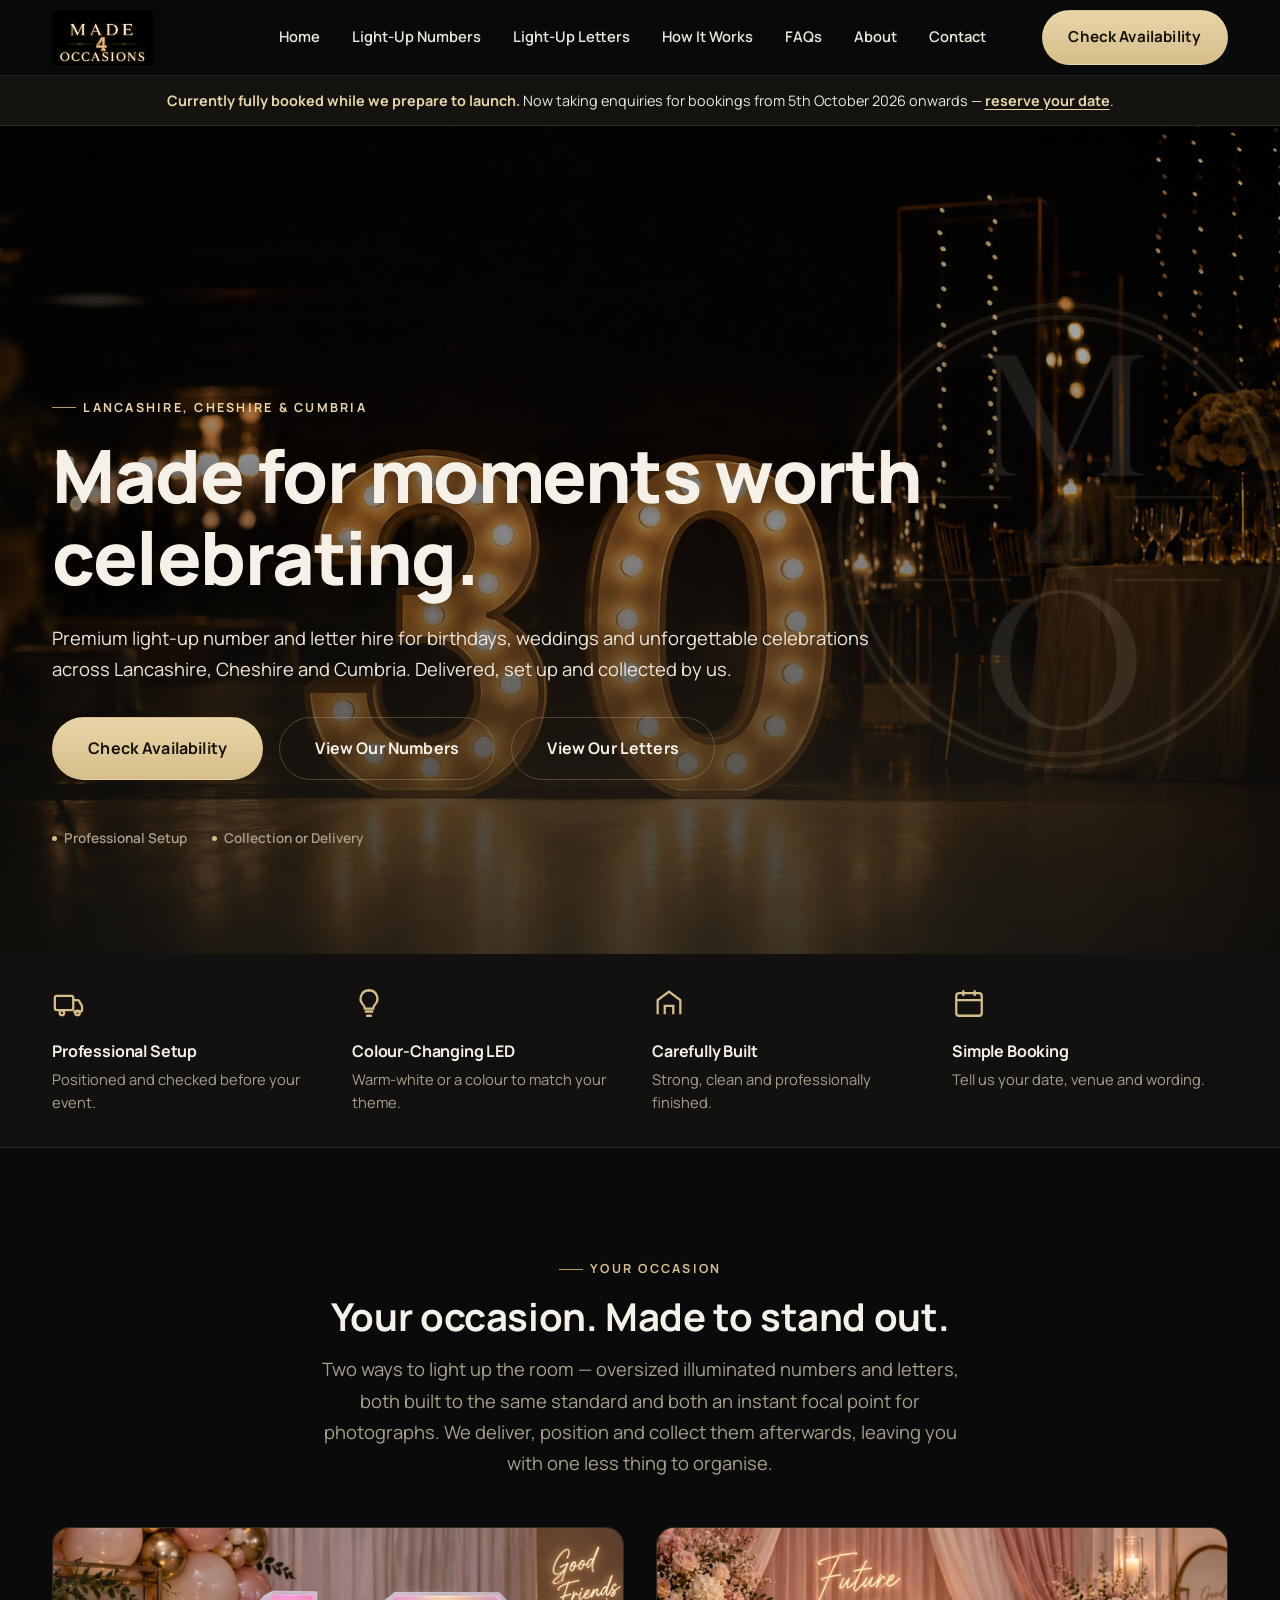
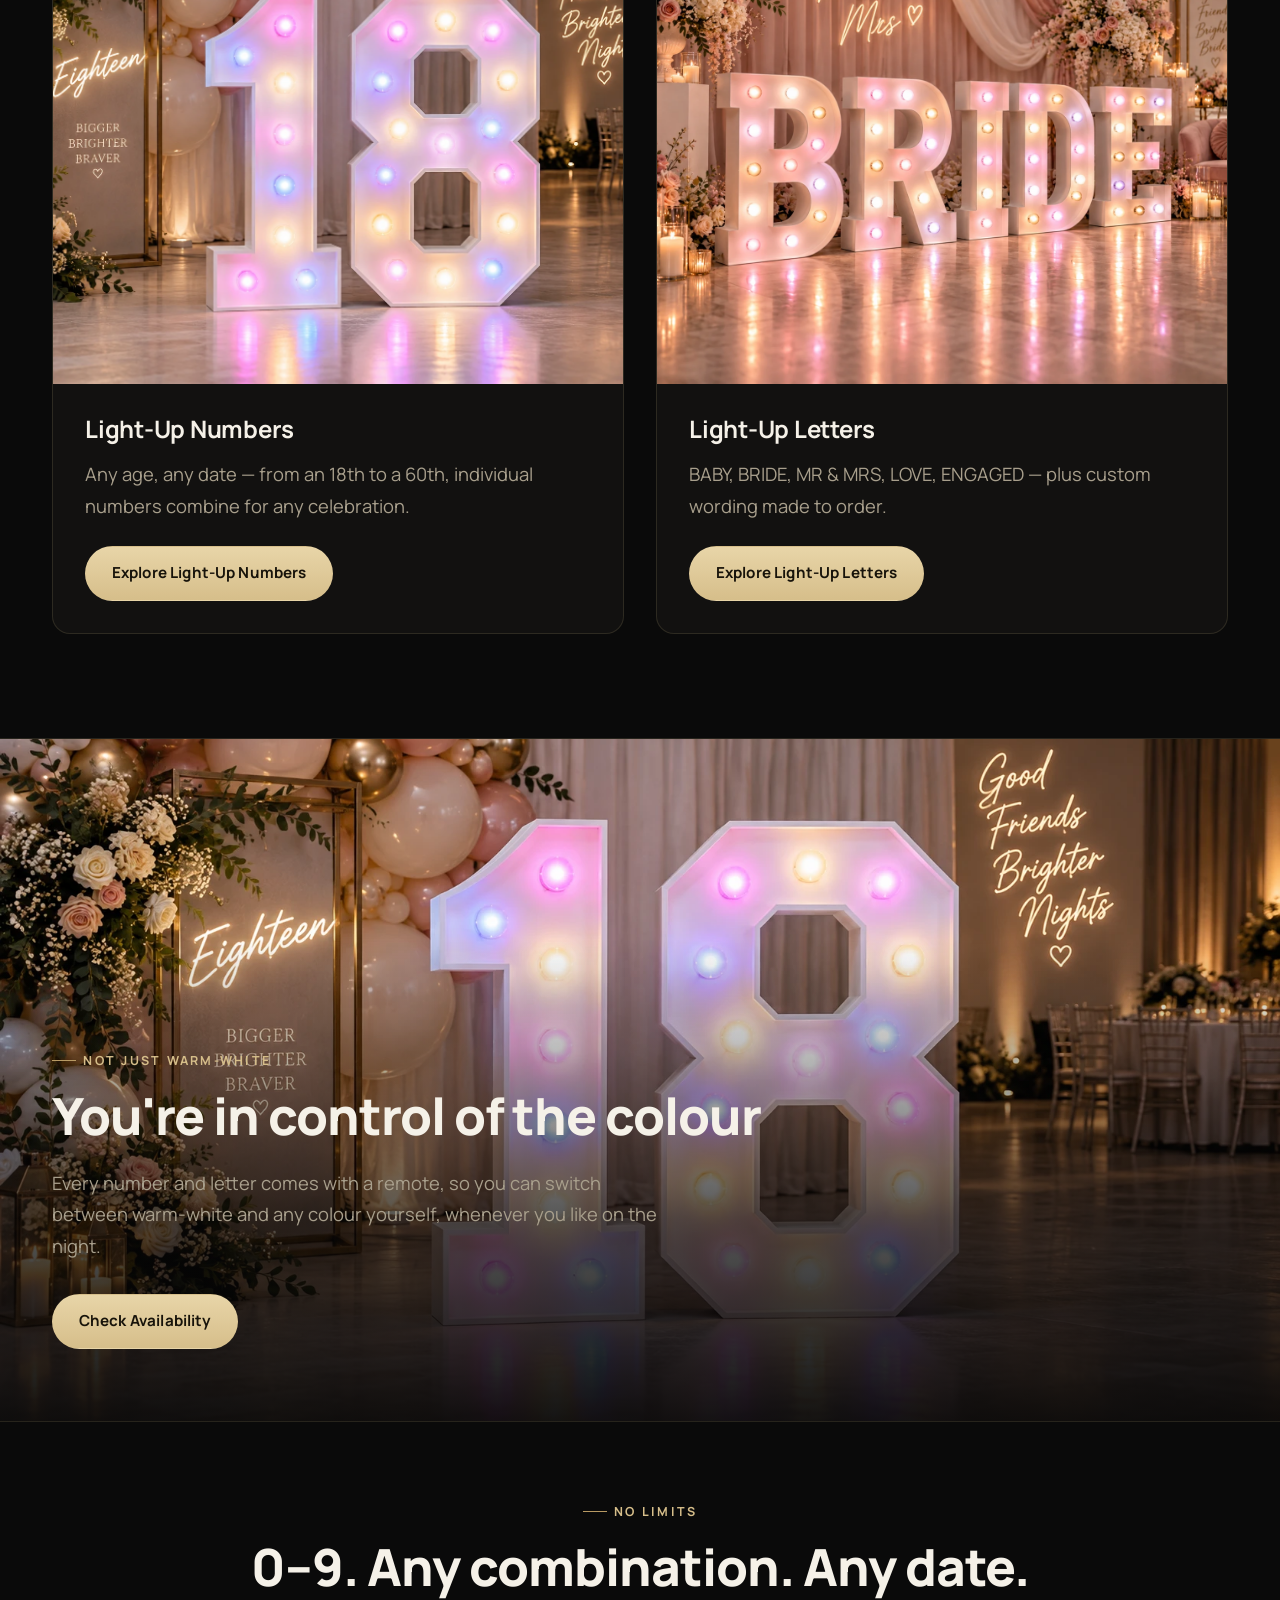
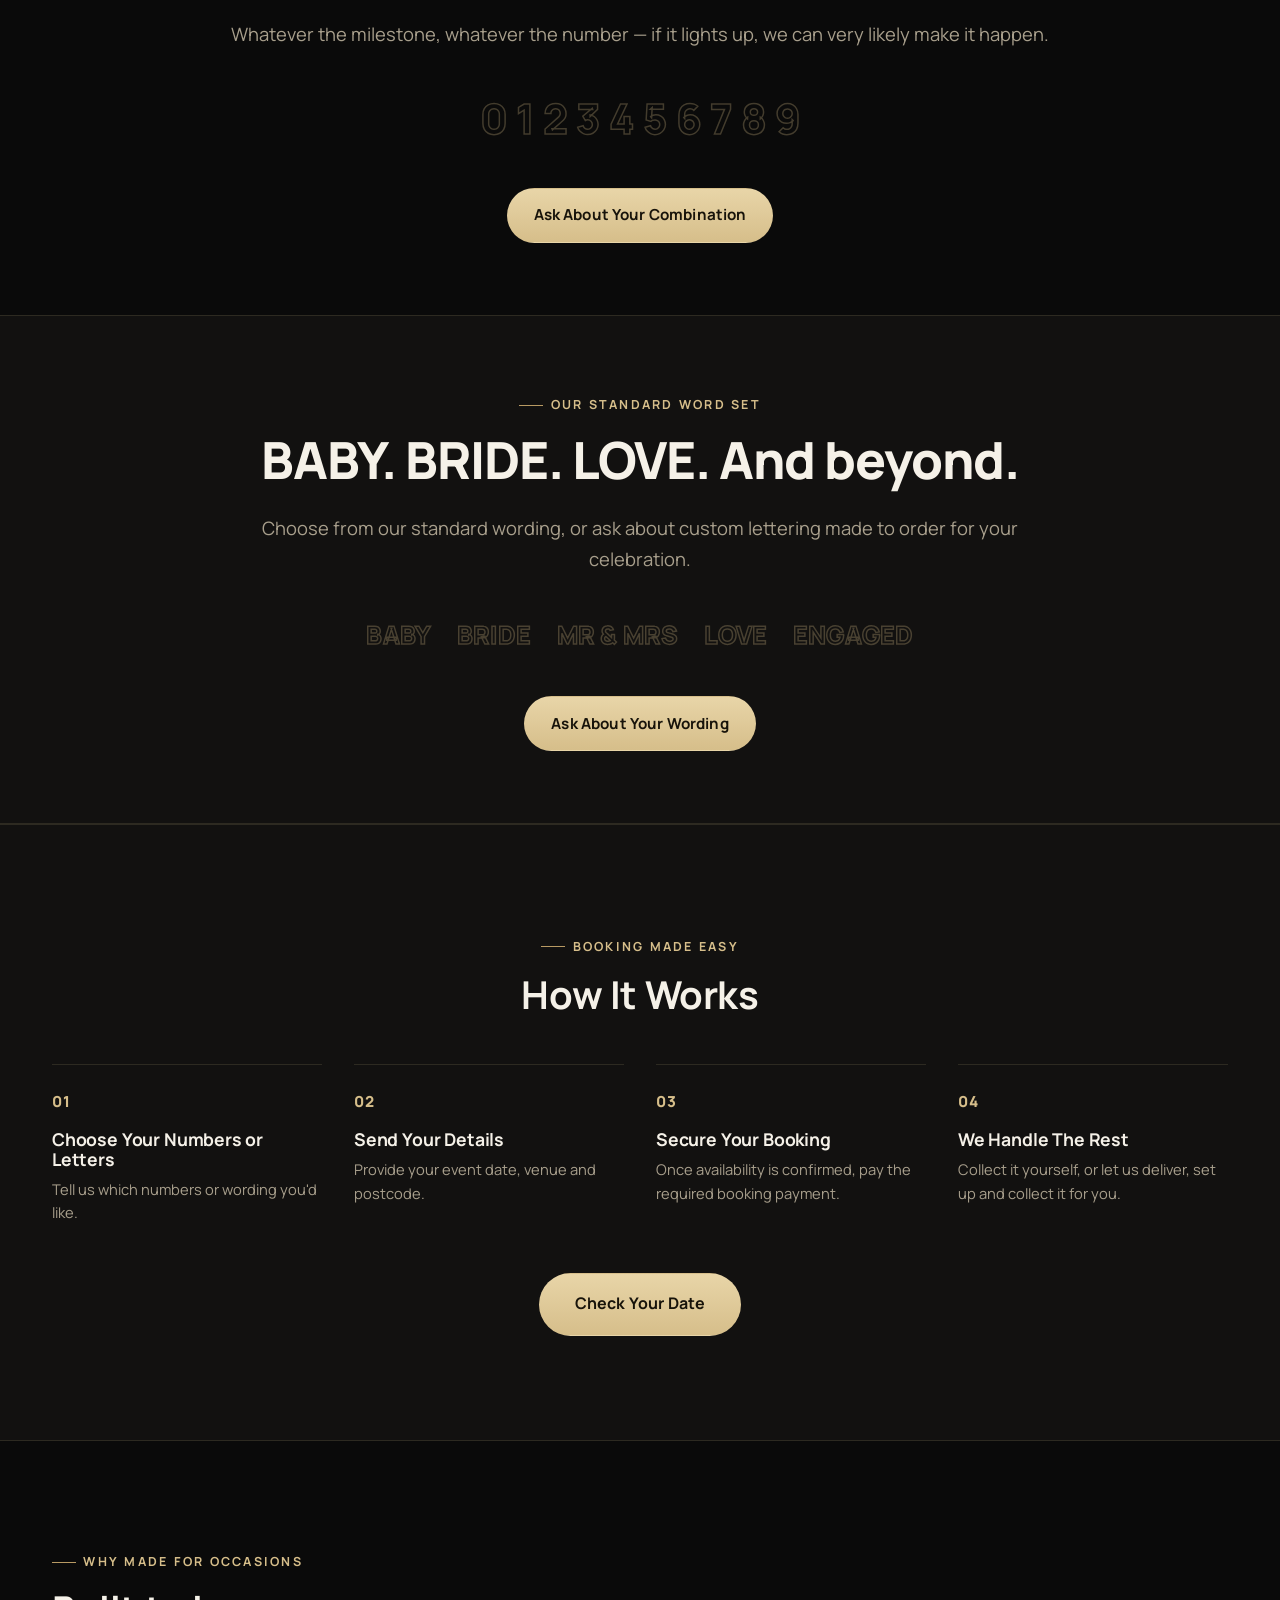
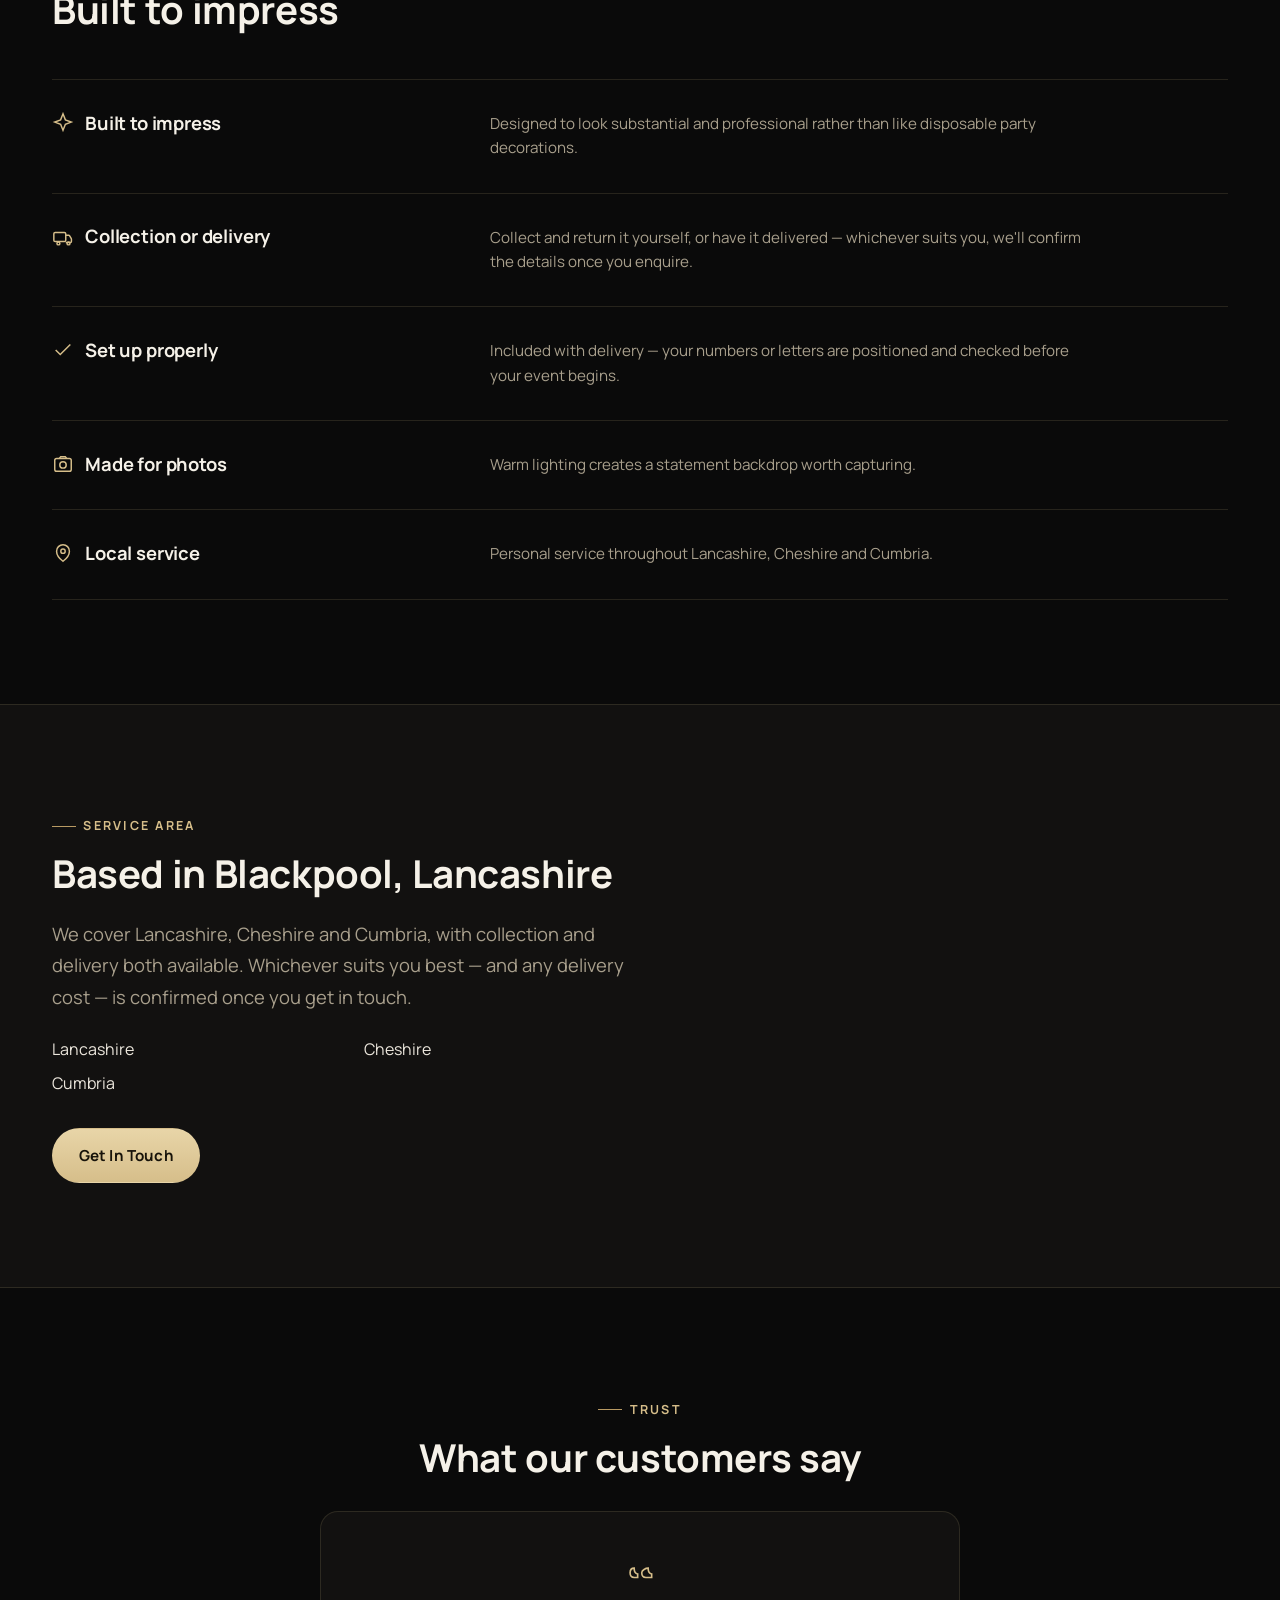
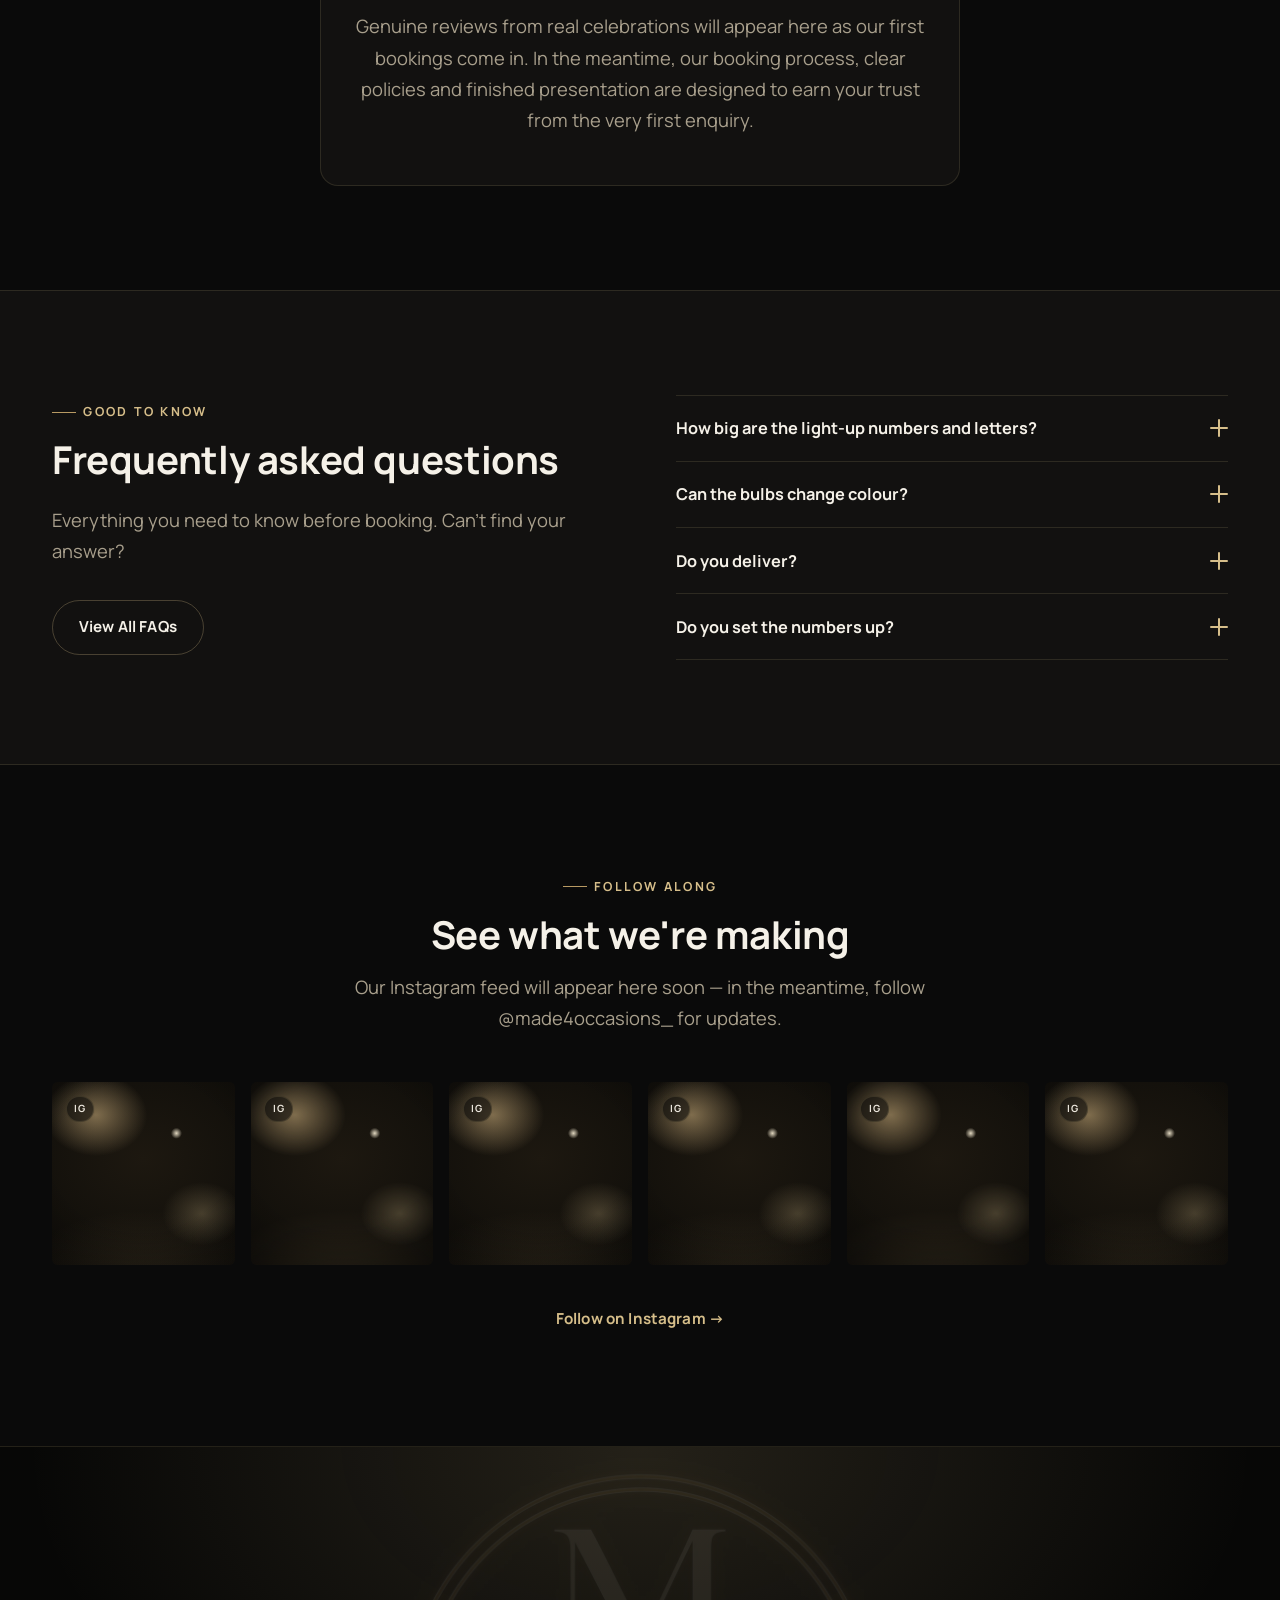
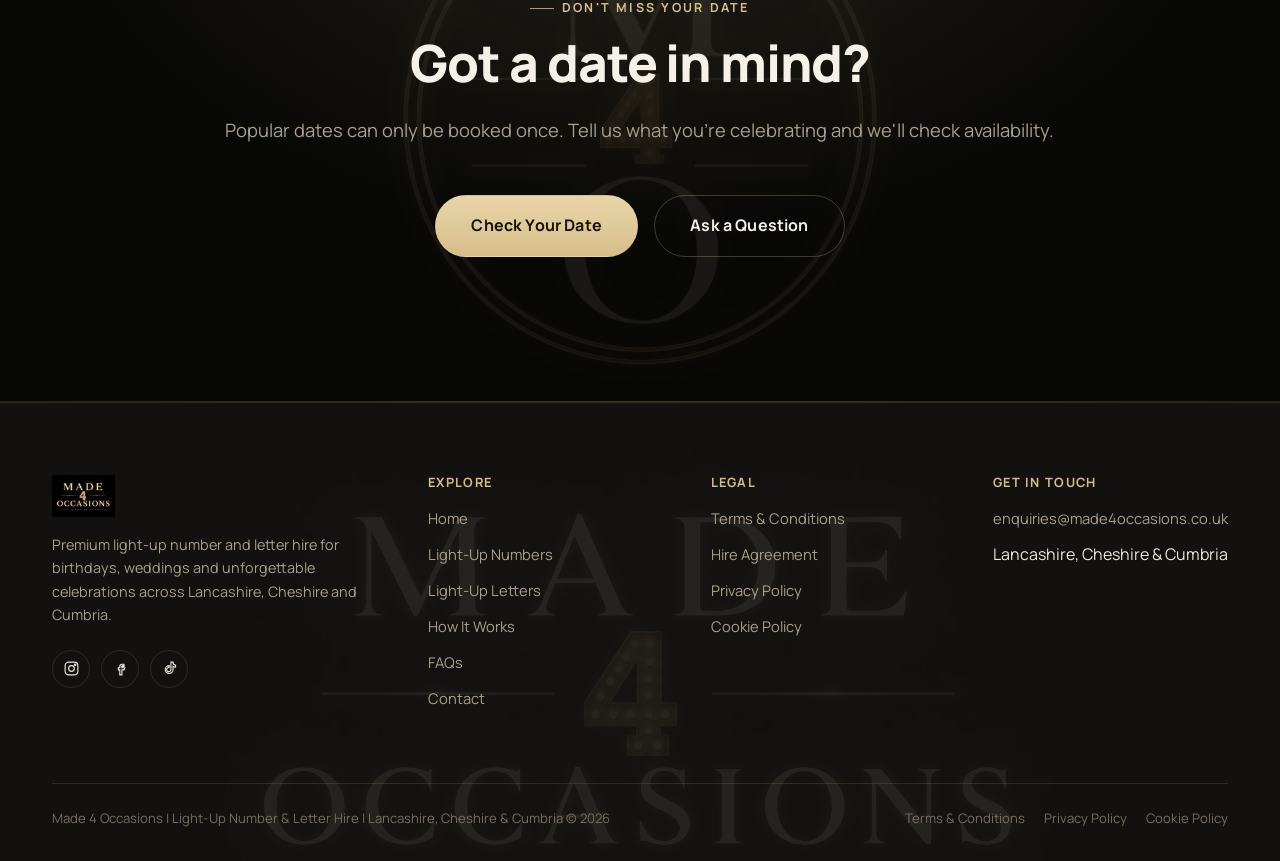
<file: index.html>
<!doctype html>
<html lang="en-GB">
<head>
<meta charset="UTF-8">
<meta name="viewport" content="width=device-width, initial-scale=1">
<title>Light-Up Number &amp; Letter Hire Lancashire, Cheshire &amp; Cumbria | Made for Occasions</title>
<meta name="description" content="Make your celebration stand out with premium light-up number and letter hire across Lancashire, Cheshire and Cumbria. Collection or delivery available. Check your date today.">
<link rel="canonical" href="https://www.made4occasions.co.uk/">
<meta property="og:type" content="website">
<meta property="og:site_name" content="Made for Occasions">
<meta property="og:title" content="Light-Up Number & Letter Hire Lancashire, Cheshire & Cumbria | Made for Occasions">
<meta property="og:description" content="Premium light-up number and letter hire for birthdays, weddings and unforgettable celebrations across Lancashire, Cheshire and Cumbria. Collection or delivery available.">
<meta property="og:image" content="assets/img/logo/made-for-occasions-logo.png">
<meta name="twitter:card" content="summary_large_image">
<link rel="icon" type="image/png" sizes="32x32" href="assets/img/logo/favicon-32.png">
<link rel="apple-touch-icon" href="assets/img/logo/favicon-180.png">
<link rel="preconnect" href="https://fonts.googleapis.com">
<link rel="preconnect" href="https://fonts.gstatic.com" crossorigin>
<link href="https://fonts.googleapis.com/css2?family=Manrope:wght@500;600;700;800&display=swap" rel="stylesheet">
<link rel="stylesheet" href="assets/css/style.css">
<script type="application/ld+json">
{
  "@context": "https://schema.org",
  "@type": "LocalBusiness",
  "name": "Made for Occasions",
  "image": "https://www.made4occasions.co.uk/assets/img/logo/made-for-occasions-logo.png",
  "description": "Premium light-up number and letter hire for birthdays, weddings and celebrations across Lancashire, Cheshire and Cumbria. Collection or delivery available.",
  "areaServed": ["Lancashire", "Cheshire", "Cumbria"],
  "address": { "@type": "PostalAddress", "addressLocality": "Blackpool", "addressRegion": "Lancashire", "addressCountry": "GB" },
  "url": "https://www.made4occasions.co.uk/",
  "priceRange": "£££"
}
</script>
</head>
<body>
<a class="sr-only" href="#main">Skip to main content</a>

<header class="site-header">
  <div class="container">
    <a href="index.html" class="brand" aria-label="Made for Occasions — Home">
      <img src="assets/img/logo/made-for-occasions-wordmark.png" alt="" class="brand-logo" width="101" height="54">
      <span class="brand-word">Made for Occasions</span>
    </a>
    <nav class="nav-desktop" aria-label="Primary">
      <ul class="nav-links">
        <li><a href="index.html">Home</a></li>
        <li><a href="light-up-numbers.html">Light-Up Numbers</a></li>
        <li><a href="light-up-letters.html">Light-Up Letters</a></li>
        <li><a href="how-it-works.html">How It Works</a></li>
        <li><a href="faqs.html">FAQs</a></li>
        <li><a href="about.html">About</a></li>
        <li><a href="contact.html">Contact</a></li>
      </ul>
      <a href="contact.html" class="btn btn-primary" data-track="check_availability_clicked">Check Availability</a>
    </nav>
    <button class="nav-toggle" aria-label="Open menu" aria-expanded="false" aria-controls="mobile-menu">
      <svg viewBox="0 0 24 24" fill="none" stroke="currentColor" stroke-width="2" stroke-linecap="round"><line x1="3" y1="6" x2="21" y2="6"/><line x1="3" y1="12" x2="21" y2="12"/><line x1="3" y1="18" x2="21" y2="18"/></svg>
    </button>
  </div>
</header>
<div class="nav-mobile" id="mobile-menu">
  <div class="container">
    <ul>
      <li><a href="index.html">Home</a></li>
      <li><a href="light-up-numbers.html">Light-Up Numbers</a></li>
      <li><a href="light-up-letters.html">Light-Up Letters</a></li>
      <li><a href="how-it-works.html">How It Works</a></li>
      <li><a href="faqs.html">FAQs</a></li>
      <li><a href="about.html">About</a></li>
      <li><a href="contact.html">Contact</a></li>
    </ul>
    <a href="contact.html" class="btn btn-primary btn-block btn-lg" data-track="check_availability_clicked">Check Availability</a>
  </div>
</div>

<div class="announcement-bar" data-cfg-show="launch-notice">
  <div class="container">
    <p><strong>Currently fully booked while we prepare to launch.</strong> Now taking enquiries for bookings from <span data-cfg="launch-label">the first week of October 2026</span> onwards — <a href="contact.html">reserve your date</a>.</p>
  </div>
</div>

<main id="main">

  <!-- HERO -->
  <section class="hero">
    <div class="hero-media" aria-hidden="true"></div>
    <div class="container hero-content">
      <p class="eyebrow">Lancashire, Cheshire &amp; Cumbria</p>
      <h1 class="h0">Made for moments worth celebrating.</h1>
      <p class="lede">Premium light-up number and letter hire for birthdays, weddings and unforgettable celebrations across Lancashire, Cheshire and Cumbria. Delivered, set up and collected by us.</p>
      <div class="hero-actions">
        <a href="contact.html" class="btn btn-primary btn-lg" data-track="check_availability_clicked">Check Availability</a>
        <a href="light-up-numbers.html" class="btn btn-secondary btn-lg">View Our Numbers</a>
        <a href="light-up-letters.html" class="btn btn-secondary btn-lg">View Our Letters</a>
      </div>
      <div class="hero-trust">
        <span>Professional Setup</span>
        <span>Collection or Delivery</span>
      </div>
    </div>
  </section>

  <!-- TRUST / VALUE STRIP -->
  <section class="trust-strip">
    <div class="container grid grid-4">
      <div class="trust-item reveal">
        <svg class="icon" viewBox="0 0 24 24" fill="none" stroke="currentColor" stroke-width="1.6"><rect x="2" y="7" width="13" height="10" rx="1.5"/><path d="M15 10h3.2a1 1 0 0 1 .86.5l2 3.4a1 1 0 0 1 .14.5V17a1 1 0 0 1-1 1H15"/><circle cx="7" cy="19" r="1.6"/><circle cx="18" cy="19" r="1.6"/></svg>
        <h3>Professional Setup</h3>
        <p>Positioned and checked before your event.</p>
      </div>
      <div class="trust-item reveal">
        <svg class="icon" viewBox="0 0 24 24" fill="none" stroke="currentColor" stroke-width="1.6"><path d="M9 18h6M10 21h4M12 3a6 6 0 0 0-4 10.4c.6.6 1 1.4 1 2.3V16h6v-.3c0-.9.4-1.7 1-2.3A6 6 0 0 0 12 3Z"/></svg>
        <h3>Colour-Changing LED</h3>
        <p>Warm-white or a colour to match your theme.</p>
      </div>
      <div class="trust-item reveal">
        <svg class="icon" viewBox="0 0 24 24" fill="none" stroke="currentColor" stroke-width="1.6"><path d="M4 20V10l8-6 8 6v10"/><path d="M9 20v-6h6v6"/></svg>
        <h3>Carefully Built</h3>
        <p>Strong, clean and professionally finished.</p>
      </div>
      <div class="trust-item reveal">
        <svg class="icon" viewBox="0 0 24 24" fill="none" stroke="currentColor" stroke-width="1.6"><rect x="3" y="5" width="18" height="16" rx="2"/><path d="M3 10h18M8 3v4M16 3v4"/></svg>
        <h3>Simple Booking</h3>
        <p>Tell us your date, venue and wording.</p>
      </div>
    </div>
  </section>

  <!-- OUR RANGE -->
  <section class="section">
    <div class="container">
      <div class="section-head center">
        <p class="eyebrow" style="justify-content:center;">Your occasion</p>
        <h2 class="h2">Your occasion. Made to stand out.</h2>
        <p class="lede mt-2" style="margin-left:auto;margin-right:auto;text-align:center;">Two ways to light up the room — oversized illuminated numbers and letters, both built to the same standard and both an instant focal point for photographs. We deliver, position and collect them afterwards, leaving you with one less thing to organise.</p>
      </div>
      <div class="grid grid-2">
        <div class="card range-card reveal">
          <div class="range-card-photo" style="overflow:hidden;">
            <img src="assets/img/photos/colour-18-birthday.webp" alt="Large illuminated number 18 with colour-changing pink and blue bulbs at a birthday celebration" style="width:100%;height:100%;object-fit:cover;display:block;">
          </div>
          <div class="range-card-body">
            <h3 class="h3">Light-Up Numbers</h3>
            <p class="lede mt-2">Any age, any date — from an 18th to a 60th, individual numbers combine for any celebration.</p>
            <a href="light-up-numbers.html" class="btn btn-primary" data-track="explore_numbers_clicked">Explore Light-Up Numbers</a>
          </div>
        </div>
        <div class="card range-card reveal">
          <div class="range-card-photo" style="overflow:hidden;">
            <img src="assets/img/photos/colour-bride-wedding.webp" alt="Large illuminated BRIDE letters with colour-changing pink and blue bulbs at a wedding" style="width:100%;height:100%;object-fit:cover;display:block;">
          </div>
          <div class="range-card-body">
            <h3 class="h3">Light-Up Letters</h3>
            <p class="lede mt-2">BABY, BRIDE, MR &amp; MRS, LOVE, ENGAGED — plus custom wording made to order.</p>
            <a href="light-up-letters.html" class="btn btn-primary" data-track="explore_letters_clicked">Explore Light-Up Letters</a>
          </div>
        </div>
      </div>
    </div>
  </section>

  <!-- FEATURED — colour-changing moment -->
  <section class="feature-bleed">
    <div class="reveal" style="position:absolute;inset:0;">
      <img src="assets/img/photos/colour-18-birthday.webp" alt="Large illuminated number 18 with colour-changing pink and blue bulbs at a birthday celebration" style="width:100%;height:100%;object-fit:cover;display:block;" loading="lazy">
    </div>
    <div class="feature-bleed-content">
      <div class="container">
        <p class="eyebrow">Not just warm-white</p>
        <h2 class="h1 mt-2">You're in control of the colour</h2>
        <p class="lede mt-3">Every number and letter comes with a remote, so you can switch between warm-white and any colour yourself, whenever you like on the night.</p>
        <a href="contact.html" class="btn btn-primary mt-4" data-track="check_availability_clicked">Check Availability</a>
      </div>
    </div>
  </section>

  <!-- FLEXIBILITY STATEMENT -->
  <section class="section-sm">
    <div class="container text-center">
      <p class="eyebrow" style="justify-content:center;">No limits</p>
      <h2 class="h1 mt-2" style="max-width:20em;margin-left:auto;margin-right:auto;">0–9. Any combination. Any date.</h2>
      <p class="lede mt-3" style="margin-left:auto;margin-right:auto;">Whatever the milestone, whatever the number — if it lights up, we can very likely make it happen.</p>
      <div class="digit-strip mt-5" aria-hidden="true">
        <span>0</span><span>1</span><span>2</span><span>3</span><span>4</span><span>5</span><span>6</span><span>7</span><span>8</span><span>9</span>
      </div>
      <a href="contact.html" class="btn btn-primary mt-5" data-track="check_availability_clicked">Ask About Your Combination</a>
    </div>
  </section>

  <!-- WORD FLEXIBILITY STATEMENT -->
  <section class="section-sm" style="background:var(--bg-elevated);border-top:1px solid var(--border-subtle);border-bottom:1px solid var(--border-subtle);">
    <div class="container text-center">
      <p class="eyebrow" style="justify-content:center;">Our standard word set</p>
      <h2 class="h1 mt-2" style="max-width:22em;margin-left:auto;margin-right:auto;">BABY. BRIDE. LOVE. And beyond.</h2>
      <p class="lede mt-3" style="margin-left:auto;margin-right:auto;">Choose from our standard wording, or ask about custom lettering made to order for your celebration.</p>
      <div class="word-strip mt-5" aria-hidden="true" data-cfg-list="letters-strip"></div>
      <a href="contact.html" class="btn btn-primary mt-5" data-track="check_availability_clicked">Ask About Your Wording</a>
    </div>
  </section>

  <!-- HOW IT WORKS -->
  <section class="section" style="background:var(--bg-elevated);border-top:1px solid var(--border-subtle);border-bottom:1px solid var(--border-subtle);">
    <div class="container">
      <div class="section-head center">
        <p class="eyebrow" style="justify-content:center;">Booking made easy</p>
        <h2 class="h2">How It Works</h2>
      </div>
      <div class="steps">
        <div class="step reveal"><span class="num">01</span><h3>Choose Your Numbers or Letters</h3><p>Tell us which numbers or wording you'd like.</p></div>
        <div class="step reveal"><span class="num">02</span><h3>Send Your Details</h3><p>Provide your event date, venue and postcode.</p></div>
        <div class="step reveal"><span class="num">03</span><h3>Secure Your Booking</h3><p>Once availability is confirmed, pay the required booking payment.</p></div>
        <div class="step reveal"><span class="num">04</span><h3>We Handle The Rest</h3><p>Collect it yourself, or let us deliver, set up and collect it for you.</p></div>
      </div>
      <div class="text-center mt-5">
        <a href="contact.html" class="btn btn-primary btn-lg" data-track="check_your_date_clicked">Check Your Date</a>
      </div>
    </div>
  </section>

  <!-- WHY CHOOSE US -->
  <section class="section">
    <div class="container">
      <div class="section-head">
        <p class="eyebrow">Why Made for Occasions</p>
        <h2 class="h2">Built to impress</h2>
      </div>
      <div>
        <div class="feature-row reveal">
          <h3><svg class="icon" viewBox="0 0 24 24" fill="none" stroke="currentColor" stroke-width="1.6"><path d="M12 2l2.6 6.6L21 11l-6.4 2.4L12 20l-2.6-6.6L3 11l6.4-2.4L12 2Z"/></svg>Built to impress</h3>
          <p>Designed to look substantial and professional rather than like disposable party decorations.</p>
        </div>
        <div class="feature-row reveal">
          <h3><svg class="icon" viewBox="0 0 24 24" fill="none" stroke="currentColor" stroke-width="1.6"><rect x="2" y="7" width="13" height="10" rx="1.5"/><path d="M15 10h3.2a1 1 0 0 1 .86.5l2 3.4a1 1 0 0 1 .14.5V17a1 1 0 0 1-1 1H15"/><circle cx="7" cy="19" r="1.6"/><circle cx="18" cy="19" r="1.6"/></svg>Collection or delivery</h3>
          <p>Collect and return it yourself, or have it delivered — whichever suits you, we'll confirm the details once you enquire.</p>
        </div>
        <div class="feature-row reveal">
          <h3><svg class="icon" viewBox="0 0 24 24" fill="none" stroke="currentColor" stroke-width="1.6"><path d="M20 6 9 17l-5-5"/></svg>Set up properly</h3>
          <p>Included with delivery — your numbers or letters are positioned and checked before your event begins.</p>
        </div>
        <div class="feature-row reveal">
          <h3><svg class="icon" viewBox="0 0 24 24" fill="none" stroke="currentColor" stroke-width="1.6"><rect x="3" y="6" width="18" height="14" rx="2"/><circle cx="12" cy="13" r="3.5"/><path d="M8 6l1.5-2h5L16 6"/></svg>Made for photos</h3>
          <p>Warm lighting creates a statement backdrop worth capturing.</p>
        </div>
        <div class="feature-row reveal">
          <h3><svg class="icon" viewBox="0 0 24 24" fill="none" stroke="currentColor" stroke-width="1.6"><path d="M12 21s-7-5.2-7-11a7 7 0 0 1 14 0c0 5.8-7 11-7 11Z"/><circle cx="12" cy="10" r="2.4"/></svg>Local service</h3>
          <p>Personal service throughout Lancashire, Cheshire and Cumbria.</p>
        </div>
      </div>
    </div>
  </section>

  <!-- SERVICE AREA -->
  <section class="section" style="background:var(--bg-elevated);border-top:1px solid var(--border-subtle);border-bottom:1px solid var(--border-subtle);">
    <div class="container">
      <div class="reveal" style="max-width:38em;">
        <p class="eyebrow">Service area</p>
        <h2 class="h2 mt-2">Based in <span data-cfg="base-town">Blackpool, Lancashire</span></h2>
        <p class="lede mt-3">We cover Lancashire, Cheshire and Cumbria, with collection and delivery both available. Whichever suits you best — and any delivery cost — is confirmed once you get in touch.</p>
        <ul class="grid grid-2" style="margin-top:var(--space-3);gap:0.5rem 1rem;" data-cfg-list="service-areas"></ul>
        <a href="contact.html" class="btn btn-primary mt-4">Get In Touch</a>
      </div>
    </div>
  </section>

  <!-- REVIEWS PLACEHOLDER -->
  <section class="section">
    <div class="container text-center">
      <p class="eyebrow" style="justify-content:center;">Trust</p>
      <h2 class="h2 mt-2">What our customers say</h2>
      <div class="card reveal" style="max-width:640px;margin:var(--space-4) auto 0;padding:var(--space-5) var(--space-4);">
        <svg viewBox="0 0 24 24" width="28" height="28" fill="none" stroke="currentColor" stroke-width="1.4" style="color:var(--gold);margin:0 auto var(--space-2);"><path d="M7 15c-2 0-3.5-1.6-3.5-4S5 7 7 7c0 3 1 4.5 3 5v3H7Zm10 0c-2 0-3.5-1.6-3.5-4S17 7 19 7c0 3 1 4.5 3 5v3h-3Z"/></svg>
        <p class="lede text-center" style="margin:0 auto;">Genuine reviews from real celebrations will appear here as our first bookings come in. In the meantime, our booking process, clear policies and finished presentation are designed to earn your trust from the very first enquiry.</p>
      </div>
    </div>
  </section>

  <!-- FAQ PREVIEW -->
  <section class="section" style="background:var(--bg-elevated);border-top:1px solid var(--border-subtle);border-bottom:1px solid var(--border-subtle);">
    <div class="container">
      <div class="grid grid-2" style="align-items:start;gap:var(--space-6);">
        <div class="reveal">
          <p class="eyebrow">Good to know</p>
          <h2 class="h2 mt-2">Frequently asked questions</h2>
          <p class="lede mt-3">Everything you need to know before booking. Can't find your answer?</p>
          <a href="faqs.html" class="btn btn-secondary mt-4">View All FAQs</a>
        </div>
        <div class="accordion reveal" data-cfg-list="faqs" data-limit="4"></div>
      </div>
    </div>
  </section>

  <!-- INSTAGRAM -->
  <section class="section">
    <div class="container">
      <div class="section-head center">
        <p class="eyebrow" style="justify-content:center;">Follow along</p>
        <h2 class="h2">See what we're making</h2>
        <p class="lede mt-2" style="margin-left:auto;margin-right:auto;text-align:center;">Our Instagram feed will appear here soon — in the meantime, follow <span data-cfg="instagram-handle">@madeforoccasions</span> for updates.</p>
      </div>
      <div class="insta-grid">
        <div class="insta-tile reveal"><div class="ph-photo"><span class="ph-mark">IG</span></div></div>
        <div class="insta-tile reveal"><div class="ph-photo"><span class="ph-mark">IG</span></div></div>
        <div class="insta-tile reveal"><div class="ph-photo"><span class="ph-mark">IG</span></div></div>
        <div class="insta-tile reveal"><div class="ph-photo"><span class="ph-mark">IG</span></div></div>
        <div class="insta-tile reveal"><div class="ph-photo"><span class="ph-mark">IG</span></div></div>
        <div class="insta-tile reveal"><div class="ph-photo"><span class="ph-mark">IG</span></div></div>
      </div>
      <div class="text-center mt-4">
        <a href="#" data-cfg="instagram-href" class="btn btn-ghost">Follow on Instagram →</a>
      </div>
    </div>
  </section>

  <!-- FINAL CTA -->
  <section class="cta-band">
    <div class="container">
      <p class="eyebrow" style="justify-content:center;">Don't miss your date</p>
      <h2 class="h1">Got a date in mind?</h2>
      <p class="lede">Popular dates can only be booked once. Tell us what you're celebrating and we'll check availability.</p>
      <div class="hero-actions">
        <a href="contact.html" class="btn btn-primary btn-lg" data-track="check_your_date_clicked">Check Your Date</a>
        <a href="faqs.html" class="btn btn-secondary btn-lg">Ask a Question</a>
      </div>
    </div>
  </section>

</main>

<footer class="site-footer">
  <div class="container">
    <div class="footer-top">
      <div class="footer-brand">
        <img src="assets/img/logo/made-for-occasions-logo.png" alt="Made for Occasions">
        <p>Premium light-up number and letter hire for birthdays, weddings and unforgettable celebrations across Lancashire, Cheshire and Cumbria.</p>
        <div class="footer-social">
          <a href="#" data-cfg="instagram-href" aria-label="Instagram"><svg viewBox="0 0 24 24" fill="none" stroke="currentColor" stroke-width="1.6"><rect x="3" y="3" width="18" height="18" rx="5"/><circle cx="12" cy="12" r="4"/><circle cx="17.2" cy="6.8" r="1"/></svg></a>
          <a href="#" data-cfg="facebook-href" aria-label="Facebook"><svg viewBox="0 0 24 24" fill="none" stroke="currentColor" stroke-width="1.6"><path d="M14 9h3V6h-3c-1.7 0-3 1.3-3 3v2H9v3h2v7h3v-7h3l1-3h-4V9c0-.6.4-1 1-1Z"/></svg></a>
          <a href="#" data-cfg="tiktok-href" aria-label="TikTok"><svg viewBox="0 0 24 24" fill="none" stroke="currentColor" stroke-width="1.6"><path d="M14 4v9.5a3 3 0 1 1-2.5-3V8a5.5 5.5 0 1 0 5.5 5.5V9c1 .8 2.2 1.2 3.5 1.2V7.3A4 4 0 0 1 17 3h-3Z"/></svg></a>
        </div>
      </div>
      <div class="footer-col">
        <h4>Explore</h4>
        <ul>
          <li><a href="index.html">Home</a></li>
          <li><a href="light-up-numbers.html">Light-Up Numbers</a></li>
          <li><a href="light-up-letters.html">Light-Up Letters</a></li>
          <li><a href="how-it-works.html">How It Works</a></li>
          <li><a href="faqs.html">FAQs</a></li>
          <li><a href="contact.html">Contact</a></li>
        </ul>
      </div>
      <div class="footer-col">
        <h4>Legal</h4>
        <ul>
          <li><a href="terms-conditions.html">Terms &amp; Conditions</a></li>
          <li><a href="hire-agreement.html">Hire Agreement</a></li>
          <li><a href="privacy-policy.html">Privacy Policy</a></li>
          <li><a href="cookie-policy.html">Cookie Policy</a></li>
        </ul>
      </div>
      <div class="footer-col">
        <h4>Get in touch</h4>
        <ul>
          <li><a data-cfg="email-href" href="#"><span data-cfg="email">enquiries@made4occasions.co.uk</span></a></li>
          <li><span data-cfg="service-region">Lancashire, Cheshire &amp; Cumbria</span></li>
        </ul>
      </div>
    </div>
    <div class="footer-bottom">
      <p>Made 4 Occasions | Light-Up Number &amp; Letter Hire | Lancashire, Cheshire &amp; Cumbria © <span data-year></span></p>
      <nav aria-label="Legal">
        <a href="terms-conditions.html">Terms &amp; Conditions</a>
        <a href="privacy-policy.html">Privacy Policy</a>
        <a href="cookie-policy.html">Cookie Policy</a>
      </nav>
    </div>
  </div>
</footer>

<div class="sticky-cta">
  <a href="contact.html" class="btn btn-primary" data-track="check_your_date_clicked">Check Your Date</a>
</div>

<div class="lightbox">
  <div class="lightbox-inner">
    <button class="lightbox-close" aria-label="Close"><svg viewBox="0 0 24 24" width="18" height="18" fill="none" stroke="currentColor" stroke-width="2"><path d="M6 6l12 12M18 6 6 18"/></svg></button>
    <div class="lightbox-photo-slot"></div>
    <p class="lightbox-caption text-muted mt-2"></p>
  </div>
</div>

<script src="assets/js/config.js"></script>
<script src="assets/js/main.js"></script>
</body>
</html>
</file>
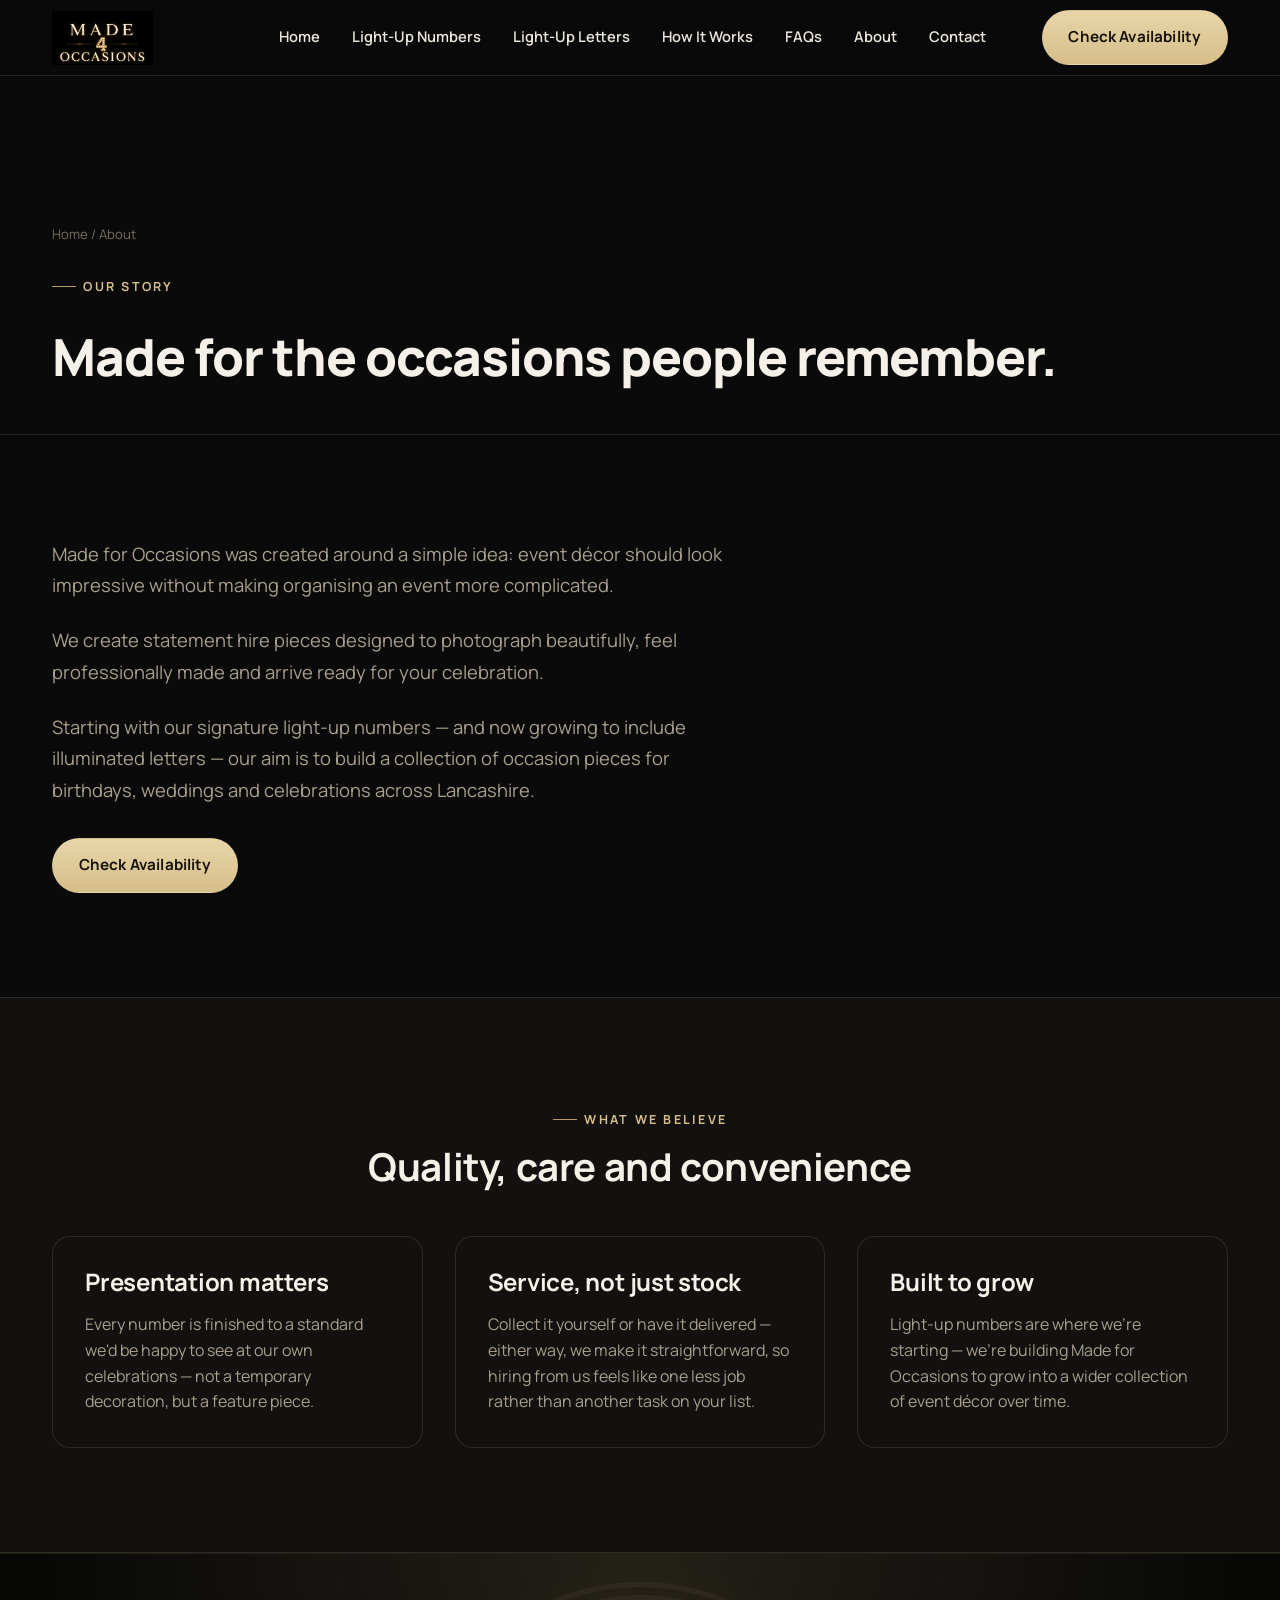
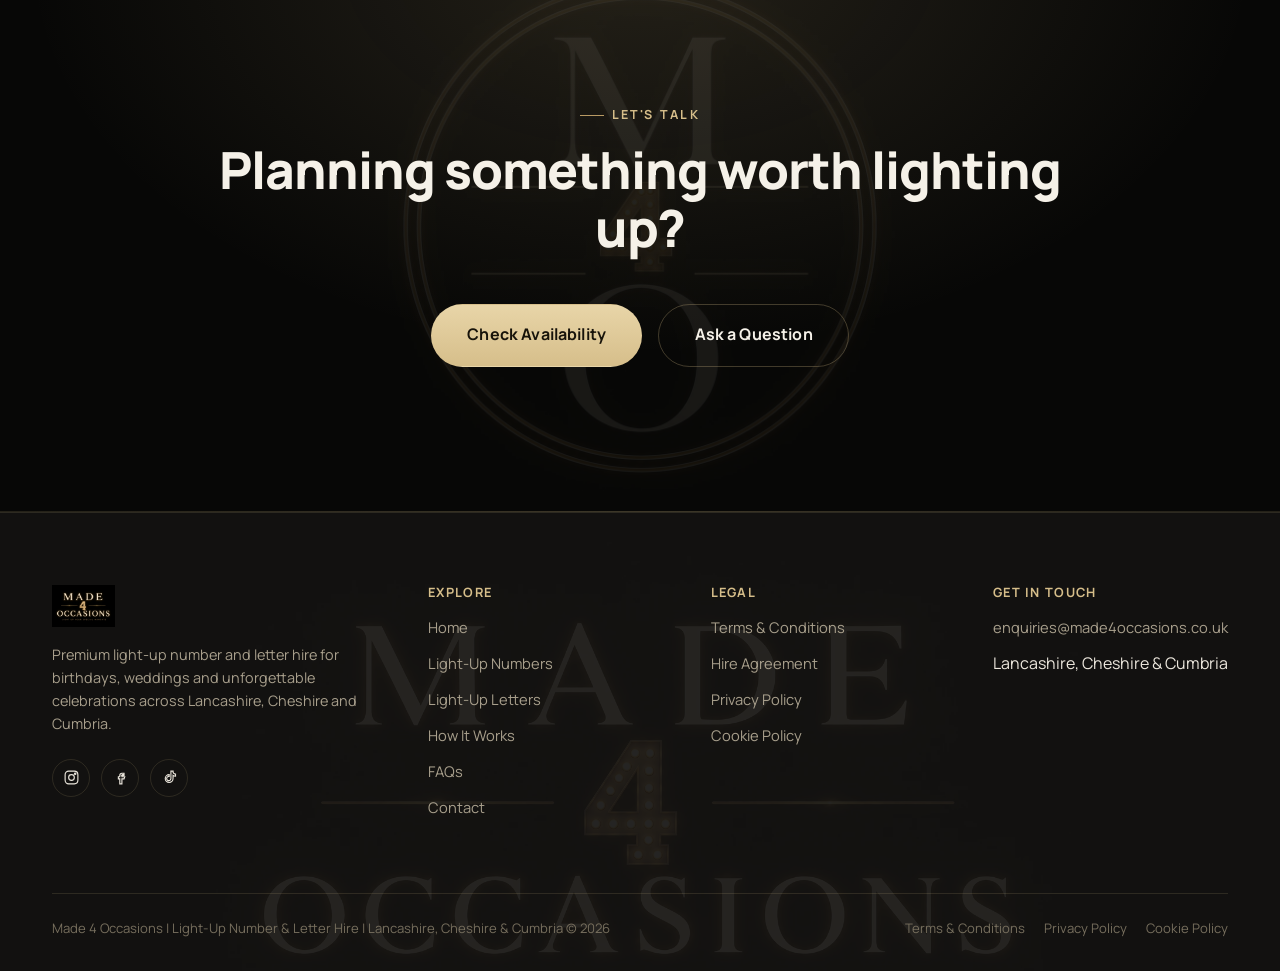
<file: about.html>
<!doctype html>
<html lang="en-GB">
<head>
<meta charset="UTF-8">
<meta name="viewport" content="width=device-width, initial-scale=1">
<title>About Us | Made for Occasions</title>
<meta name="description" content="Made for Occasions creates statement light-up number hire for birthdays, weddings and celebrations across Lancashire, Cheshire and Cumbria. Learn about our story.">
<link rel="canonical" href="https://www.made4occasions.co.uk/about.html">
<link rel="icon" type="image/png" sizes="32x32" href="assets/img/logo/favicon-32.png">
<link rel="apple-touch-icon" href="assets/img/logo/favicon-180.png">
<link rel="preconnect" href="https://fonts.googleapis.com">
<link rel="preconnect" href="https://fonts.gstatic.com" crossorigin>
<link href="https://fonts.googleapis.com/css2?family=Manrope:wght@500;600;700;800&display=swap" rel="stylesheet">
<link rel="stylesheet" href="assets/css/style.css">
</head>
<body>
<a class="sr-only" href="#main">Skip to main content</a>

<header class="site-header">
  <div class="container">
    <a href="index.html" class="brand" aria-label="Made for Occasions — Home">
      <img src="assets/img/logo/made-for-occasions-wordmark.png" alt="" class="brand-logo" width="101" height="54">
      <span class="brand-word">Made for Occasions</span>
    </a>
    <nav class="nav-desktop" aria-label="Primary">
      <ul class="nav-links">
        <li><a href="index.html">Home</a></li>
        <li><a href="light-up-numbers.html">Light-Up Numbers</a></li>
        <li><a href="light-up-letters.html">Light-Up Letters</a></li>
        <li><a href="how-it-works.html">How It Works</a></li>
        <li><a href="faqs.html">FAQs</a></li>
        <li><a href="about.html" aria-current="page">About</a></li>
        <li><a href="contact.html">Contact</a></li>
      </ul>
      <a href="contact.html" class="btn btn-primary" data-track="check_availability_clicked">Check Availability</a>
    </nav>
    <button class="nav-toggle" aria-label="Open menu" aria-expanded="false" aria-controls="mobile-menu">
      <svg viewBox="0 0 24 24" fill="none" stroke="currentColor" stroke-width="2" stroke-linecap="round"><line x1="3" y1="6" x2="21" y2="6"/><line x1="3" y1="12" x2="21" y2="12"/><line x1="3" y1="18" x2="21" y2="18"/></svg>
    </button>
  </div>
</header>
<div class="nav-mobile" id="mobile-menu">
  <div class="container">
    <ul>
      <li><a href="index.html">Home</a></li>
      <li><a href="light-up-numbers.html">Light-Up Numbers</a></li>
      <li><a href="light-up-letters.html">Light-Up Letters</a></li>
      <li><a href="how-it-works.html">How It Works</a></li>
      <li><a href="faqs.html">FAQs</a></li>
      <li><a href="about.html">About</a></li>
      <li><a href="contact.html">Contact</a></li>
    </ul>
    <a href="contact.html" class="btn btn-primary btn-block btn-lg">Check Availability</a>
  </div>
</div>

<main id="main">
  <section class="page-hero">
    <div class="container">
      <p class="breadcrumb"><a href="index.html">Home</a> / About</p>
      <p class="eyebrow">Our story</p>
      <h1 class="h1 mt-2">Made for the occasions people remember.</h1>
    </div>
  </section>

  <section class="section">
    <div class="container">
      <div class="reveal" style="max-width:42em;">
        <p class="lede">Made for Occasions was created around a simple idea: event décor should look impressive without making organising an event more complicated.</p>
        <p class="lede mt-3">We create statement hire pieces designed to photograph beautifully, feel professionally made and arrive ready for your celebration.</p>
        <p class="lede mt-3">Starting with our signature light-up numbers — and now growing to include illuminated letters — our aim is to build a collection of occasion pieces for birthdays, weddings and celebrations across Lancashire.</p>
        <a href="contact.html" class="btn btn-primary mt-4" data-track="check_availability_clicked">Check Availability</a>
      </div>
    </div>
  </section>

  <section class="section" style="background:var(--bg-elevated);border-top:1px solid var(--border-subtle);border-bottom:1px solid var(--border-subtle);">
    <div class="container">
      <div class="section-head center">
        <p class="eyebrow" style="justify-content:center;">What we believe</p>
        <h2 class="h2">Quality, care and convenience</h2>
      </div>
      <div class="grid grid-3">
        <div class="card reveal" style="padding:var(--space-4);">
          <h3 class="h3">Presentation matters</h3>
          <p class="text-muted mt-2">Every number is finished to a standard we'd be happy to see at our own celebrations — not a temporary decoration, but a feature piece.</p>
        </div>
        <div class="card reveal" style="padding:var(--space-4);">
          <h3 class="h3">Service, not just stock</h3>
          <p class="text-muted mt-2">Collect it yourself or have it delivered — either way, we make it straightforward, so hiring from us feels like one less job rather than another task on your list.</p>
        </div>
        <div class="card reveal" style="padding:var(--space-4);">
          <h3 class="h3">Built to grow</h3>
          <p class="text-muted mt-2">Light-up numbers are where we're starting — we're building Made for Occasions to grow into a wider collection of event décor over time.</p>
        </div>
      </div>
    </div>
  </section>

  <section class="cta-band">
    <div class="container">
      <p class="eyebrow" style="justify-content:center;">Let's talk</p>
      <h2 class="h1">Planning something worth lighting up?</h2>
      <div class="hero-actions">
        <a href="contact.html" class="btn btn-primary btn-lg" data-track="check_availability_clicked">Check Availability</a>
        <a href="faqs.html" class="btn btn-secondary btn-lg">Ask a Question</a>
      </div>
    </div>
  </section>
</main>

<footer class="site-footer">
  <div class="container">
    <div class="footer-top">
      <div class="footer-brand">
        <img src="assets/img/logo/made-for-occasions-logo.png" alt="Made for Occasions">
        <p>Premium light-up number and letter hire for birthdays, weddings and unforgettable celebrations across Lancashire, Cheshire and Cumbria.</p>
        <div class="footer-social">
          <a href="#" data-cfg="instagram-href" aria-label="Instagram"><svg viewBox="0 0 24 24" fill="none" stroke="currentColor" stroke-width="1.6"><rect x="3" y="3" width="18" height="18" rx="5"/><circle cx="12" cy="12" r="4"/><circle cx="17.2" cy="6.8" r="1"/></svg></a>
          <a href="#" data-cfg="facebook-href" aria-label="Facebook"><svg viewBox="0 0 24 24" fill="none" stroke="currentColor" stroke-width="1.6"><path d="M14 9h3V6h-3c-1.7 0-3 1.3-3 3v2H9v3h2v7h3v-7h3l1-3h-4V9c0-.6.4-1 1-1Z"/></svg></a>
          <a href="#" data-cfg="tiktok-href" aria-label="TikTok"><svg viewBox="0 0 24 24" fill="none" stroke="currentColor" stroke-width="1.6"><path d="M14 4v9.5a3 3 0 1 1-2.5-3V8a5.5 5.5 0 1 0 5.5 5.5V9c1 .8 2.2 1.2 3.5 1.2V7.3A4 4 0 0 1 17 3h-3Z"/></svg></a>
        </div>
      </div>
      <div class="footer-col">
        <h4>Explore</h4>
        <ul>
          <li><a href="index.html">Home</a></li>
          <li><a href="light-up-numbers.html">Light-Up Numbers</a></li>
          <li><a href="light-up-letters.html">Light-Up Letters</a></li>
          <li><a href="how-it-works.html">How It Works</a></li>
          <li><a href="faqs.html">FAQs</a></li>
          <li><a href="contact.html">Contact</a></li>
        </ul>
      </div>
      <div class="footer-col">
        <h4>Legal</h4>
        <ul>
          <li><a href="terms-conditions.html">Terms &amp; Conditions</a></li>
          <li><a href="hire-agreement.html">Hire Agreement</a></li>
          <li><a href="privacy-policy.html">Privacy Policy</a></li>
          <li><a href="cookie-policy.html">Cookie Policy</a></li>
        </ul>
      </div>
      <div class="footer-col">
        <h4>Get in touch</h4>
        <ul>
          <li><a data-cfg="email-href" href="#"><span data-cfg="email">enquiries@made4occasions.co.uk</span></a></li>
          <li><span data-cfg="service-region">Lancashire, Cheshire &amp; Cumbria</span></li>
        </ul>
      </div>
    </div>
    <div class="footer-bottom">
      <p>Made 4 Occasions | Light-Up Number &amp; Letter Hire | Lancashire, Cheshire &amp; Cumbria © <span data-year></span></p>
      <nav aria-label="Legal">
        <a href="terms-conditions.html">Terms &amp; Conditions</a>
        <a href="privacy-policy.html">Privacy Policy</a>
        <a href="cookie-policy.html">Cookie Policy</a>
      </nav>
    </div>
  </div>
</footer>

<div class="sticky-cta">
  <a href="contact.html" class="btn btn-primary" data-track="check_your_date_clicked">Check Your Date</a>
</div>

<script src="assets/js/config.js"></script>
<script src="assets/js/main.js"></script>
</body>
</html>
</file>
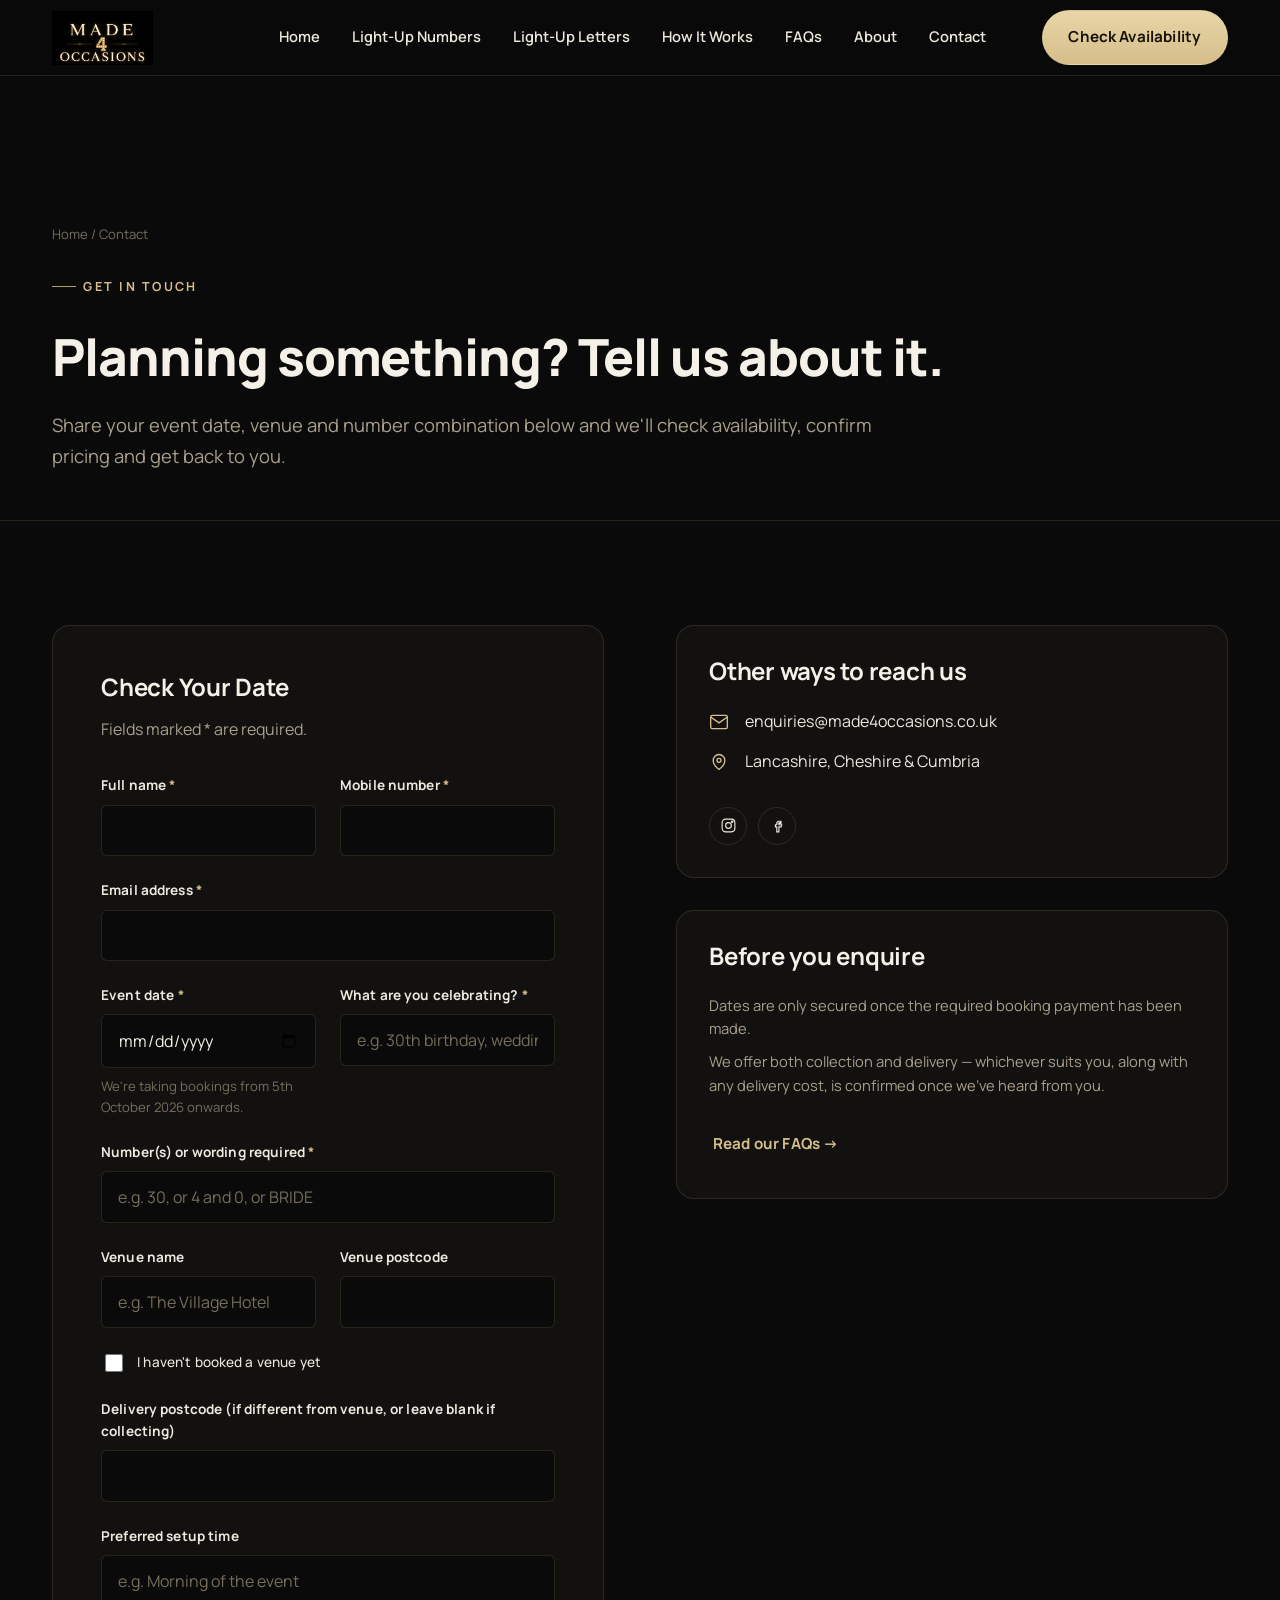
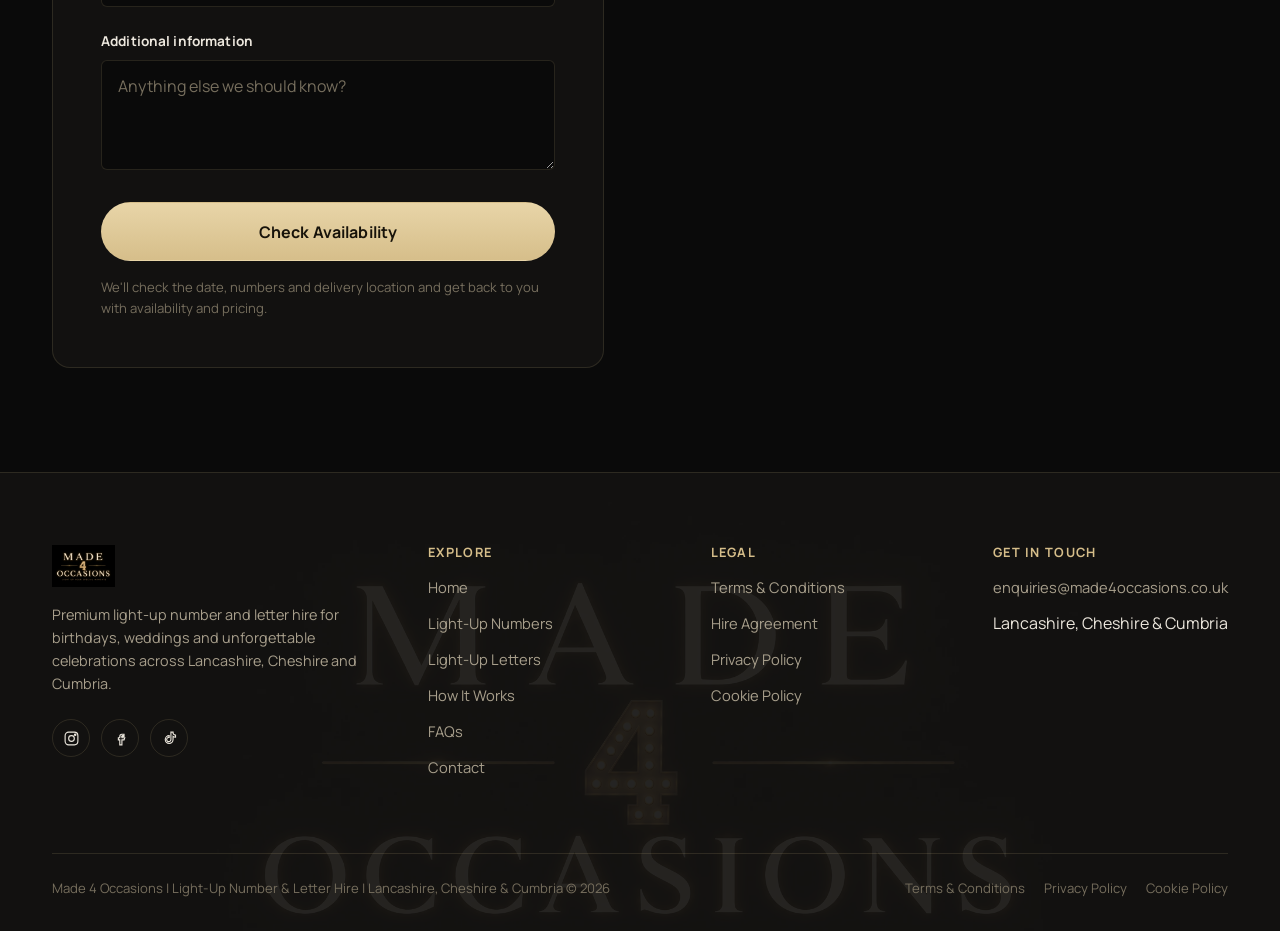
<file: contact.html>
<!doctype html>
<html lang="en-GB">
<head>
<meta charset="UTF-8">
<meta name="viewport" content="width=device-width, initial-scale=1">
<title>Check Availability | Light-Up Number Hire | Made for Occasions</title>
<meta name="description" content="Check availability for your light-up numbers. Tell us your event date, venue and number combination and we'll confirm pricing and delivery.">
<link rel="canonical" href="https://www.made4occasions.co.uk/contact.html">
<link rel="icon" type="image/png" sizes="32x32" href="assets/img/logo/favicon-32.png">
<link rel="apple-touch-icon" href="assets/img/logo/favicon-180.png">
<link rel="preconnect" href="https://fonts.googleapis.com">
<link rel="preconnect" href="https://fonts.gstatic.com" crossorigin>
<link href="https://fonts.googleapis.com/css2?family=Manrope:wght@500;600;700;800&display=swap" rel="stylesheet">
<link rel="stylesheet" href="assets/css/style.css">
</head>
<body>
<a class="sr-only" href="#main">Skip to main content</a>

<header class="site-header">
  <div class="container">
    <a href="index.html" class="brand" aria-label="Made for Occasions — Home">
      <img src="assets/img/logo/made-for-occasions-wordmark.png" alt="" class="brand-logo" width="101" height="54">
      <span class="brand-word">Made for Occasions</span>
    </a>
    <nav class="nav-desktop" aria-label="Primary">
      <ul class="nav-links">
        <li><a href="index.html">Home</a></li>
        <li><a href="light-up-numbers.html">Light-Up Numbers</a></li>
        <li><a href="light-up-letters.html">Light-Up Letters</a></li>
        <li><a href="how-it-works.html">How It Works</a></li>
        <li><a href="faqs.html">FAQs</a></li>
        <li><a href="about.html">About</a></li>
        <li><a href="contact.html" aria-current="page">Contact</a></li>
      </ul>
      <a href="contact.html" class="btn btn-primary" data-track="check_availability_clicked">Check Availability</a>
    </nav>
    <button class="nav-toggle" aria-label="Open menu" aria-expanded="false" aria-controls="mobile-menu">
      <svg viewBox="0 0 24 24" fill="none" stroke="currentColor" stroke-width="2" stroke-linecap="round"><line x1="3" y1="6" x2="21" y2="6"/><line x1="3" y1="12" x2="21" y2="12"/><line x1="3" y1="18" x2="21" y2="18"/></svg>
    </button>
  </div>
</header>
<div class="nav-mobile" id="mobile-menu">
  <div class="container">
    <ul>
      <li><a href="index.html">Home</a></li>
      <li><a href="light-up-numbers.html">Light-Up Numbers</a></li>
      <li><a href="light-up-letters.html">Light-Up Letters</a></li>
      <li><a href="how-it-works.html">How It Works</a></li>
      <li><a href="faqs.html">FAQs</a></li>
      <li><a href="about.html">About</a></li>
      <li><a href="contact.html">Contact</a></li>
    </ul>
    <a href="contact.html" class="btn btn-primary btn-block btn-lg">Check Availability</a>
  </div>
</div>

<main id="main">
  <section class="page-hero">
    <div class="container">
      <p class="breadcrumb"><a href="index.html">Home</a> / Contact</p>
      <p class="eyebrow">Get in touch</p>
      <h1 class="h1 mt-2">Planning something? Tell us about it.</h1>
      <p class="lede mt-3">Share your event date, venue and number combination below and we'll check availability, confirm pricing and get back to you.</p>
    </div>
  </section>

  <section class="section">
    <div class="container grid grid-2" style="align-items:start;gap:var(--space-6);">

      <div class="form-panel reveal">
        <h2 class="h3">Check Your Date</h2>
        <p class="text-muted mt-2">Fields marked <span class="req">*</span> are required.</p>

        <form id="enquiry-form" class="mt-4" novalidate>
          <input type="hidden" name="_subject" value="New enquiry — Made for Occasions website">
          <input type="hidden" name="_template" value="table">
          <input type="hidden" name="_captcha" value="false">
          <div class="form-row form-row-2">
            <div class="field">
              <label for="name">Full name <span class="req">*</span></label>
              <input type="text" id="name" name="name" required autocomplete="name">
            </div>
            <div class="field">
              <label for="mobile">Mobile number <span class="req">*</span></label>
              <input type="tel" id="mobile" name="mobile" required autocomplete="tel">
            </div>
          </div>

          <div class="field">
            <label for="email">Email address <span class="req">*</span></label>
            <input type="email" id="email" name="email" required autocomplete="email">
          </div>

          <div class="form-row form-row-2">
            <div class="field">
              <label for="eventDate">Event date <span class="req">*</span></label>
              <input type="date" id="eventDate" name="eventDate" required data-cfg="min-event-date">
              <p class="form-note" style="margin-top:0.5rem;">We're taking bookings from <span data-cfg="launch-label">the first week of October 2026</span> onwards.</p>
            </div>
            <div class="field">
              <label for="eventType">What are you celebrating? <span class="req">*</span></label>
              <input type="text" id="eventType" name="eventType" placeholder="e.g. 30th birthday, wedding" required>
            </div>
          </div>

          <div class="field">
            <label for="numbers">Number(s) or wording required <span class="req">*</span></label>
            <input type="text" id="numbers" name="numbers" placeholder="e.g. 30, or 4 and 0, or BRIDE" required>
          </div>

          <div class="form-row form-row-2">
            <div class="field">
              <label for="venueName">Venue name</label>
              <input type="text" id="venueName" name="venueName" placeholder="e.g. The Village Hotel">
            </div>
            <div class="field">
              <label for="venuePostcode">Venue postcode</label>
              <input type="text" id="venuePostcode" name="venuePostcode" autocomplete="postal-code">
            </div>
          </div>

          <div class="field field-check">
            <input type="checkbox" id="noVenue" name="noVenueYet">
            <label for="noVenue" style="margin:0;font-weight:500;">I haven't booked a venue yet</label>
          </div>

          <div class="field">
            <label for="deliveryPostcode">Delivery postcode (if different from venue, or leave blank if collecting)</label>
            <input type="text" id="deliveryPostcode" name="deliveryPostcode" autocomplete="postal-code">
          </div>

          <div class="field">
            <label for="setupTime">Preferred setup time</label>
            <input type="text" id="setupTime" name="setupTime" placeholder="e.g. Morning of the event">
          </div>

          <div class="field">
            <label for="notes">Additional information</label>
            <textarea id="notes" name="notes" placeholder="Anything else we should know?"></textarea>
          </div>

          <button type="submit" class="btn btn-primary btn-block btn-lg" data-track="check_availability_clicked">Check Availability</button>
          <p class="form-note">We'll check the date, numbers and delivery location and get back to you with availability and pricing.</p>
        </form>

        <div id="form-success" class="form-success">
          <svg class="icon" viewBox="0 0 24 24" fill="none" stroke="currentColor" stroke-width="1.6"><circle cx="12" cy="12" r="10"/><path d="M8 12.5l2.6 2.6L16 9.5"/></svg>
          <h2 id="form-success-heading" class="h3" tabindex="-1">Thanks — we've received your enquiry.</h2>
          <p class="text-muted mt-2">We'll check the date, numbers and delivery location and get back to you with availability and pricing.</p>
        </div>

        <p id="form-error" class="form-note" role="alert" hidden style="color:#e07a6b;margin-top:1rem;">Something went wrong sending your enquiry. Please try again, or contact us directly at <a data-cfg="email-href" href="#"><span data-cfg="email">enquiries@made4occasions.co.uk</span></a>.</p>
      </div>

      <div class="reveal">
        <div class="card" style="padding:var(--space-4);">
          <h3 class="h3">Other ways to reach us</h3>
          <ul style="margin-top:var(--space-3);display:grid;gap:0.9rem;">
            <li class="flex items-center gap-2">
              <svg width="20" height="20" viewBox="0 0 24 24" fill="none" stroke="currentColor" stroke-width="1.6" style="color:var(--gold);flex-shrink:0;"><rect x="2" y="4" width="20" height="16" rx="2"/><path d="m2 6 10 7L22 6"/></svg>
              <a data-cfg="email-href" href="#"><span data-cfg="email">enquiries@made4occasions.co.uk</span></a>
            </li>
            <li class="flex items-center gap-2">
              <svg width="20" height="20" viewBox="0 0 24 24" fill="none" stroke="currentColor" stroke-width="1.6" style="color:var(--gold);flex-shrink:0;"><path d="M12 21s-7-5.2-7-11a7 7 0 0 1 14 0c0 5.8-7 11-7 11Z"/><circle cx="12" cy="10" r="2.4"/></svg>
              <span data-cfg="service-region">Lancashire, Cheshire &amp; Cumbria</span>
            </li>
          </ul>
          <div class="footer-social mt-4">
            <a href="#" data-cfg="instagram-href" aria-label="Instagram"><svg viewBox="0 0 24 24" fill="none" stroke="currentColor" stroke-width="1.6"><rect x="3" y="3" width="18" height="18" rx="5"/><circle cx="12" cy="12" r="4"/><circle cx="17.2" cy="6.8" r="1"/></svg></a>
            <a href="#" data-cfg="facebook-href" aria-label="Facebook"><svg viewBox="0 0 24 24" fill="none" stroke="currentColor" stroke-width="1.6"><path d="M14 9h3V6h-3c-1.7 0-3 1.3-3 3v2H9v3h2v7h3v-7h3l1-3h-4V9c0-.6.4-1 1-1Z"/></svg></a>
          </div>
        </div>

        <div class="card mt-4" style="padding:var(--space-4);">
          <h3 class="h3">Before you enquire</h3>
          <ul style="margin-top:var(--space-3);display:grid;gap:0.6rem;">
            <li class="text-muted" style="font-size:0.92rem;">Dates are only secured once the required booking payment has been made.</li>
            <li class="text-muted" style="font-size:0.92rem;">We offer both collection and delivery — whichever suits you, along with any delivery cost, is confirmed once we've heard from you.</li>
          </ul>
          <a href="faqs.html" class="btn btn-ghost mt-3">Read our FAQs →</a>
        </div>
      </div>

    </div>
  </section>
</main>

<footer class="site-footer">
  <div class="container">
    <div class="footer-top">
      <div class="footer-brand">
        <img src="assets/img/logo/made-for-occasions-logo.png" alt="Made for Occasions">
        <p>Premium light-up number and letter hire for birthdays, weddings and unforgettable celebrations across Lancashire, Cheshire and Cumbria.</p>
        <div class="footer-social">
          <a href="#" data-cfg="instagram-href" aria-label="Instagram"><svg viewBox="0 0 24 24" fill="none" stroke="currentColor" stroke-width="1.6"><rect x="3" y="3" width="18" height="18" rx="5"/><circle cx="12" cy="12" r="4"/><circle cx="17.2" cy="6.8" r="1"/></svg></a>
          <a href="#" data-cfg="facebook-href" aria-label="Facebook"><svg viewBox="0 0 24 24" fill="none" stroke="currentColor" stroke-width="1.6"><path d="M14 9h3V6h-3c-1.7 0-3 1.3-3 3v2H9v3h2v7h3v-7h3l1-3h-4V9c0-.6.4-1 1-1Z"/></svg></a>
          <a href="#" data-cfg="tiktok-href" aria-label="TikTok"><svg viewBox="0 0 24 24" fill="none" stroke="currentColor" stroke-width="1.6"><path d="M14 4v9.5a3 3 0 1 1-2.5-3V8a5.5 5.5 0 1 0 5.5 5.5V9c1 .8 2.2 1.2 3.5 1.2V7.3A4 4 0 0 1 17 3h-3Z"/></svg></a>
        </div>
      </div>
      <div class="footer-col">
        <h4>Explore</h4>
        <ul>
          <li><a href="index.html">Home</a></li>
          <li><a href="light-up-numbers.html">Light-Up Numbers</a></li>
          <li><a href="light-up-letters.html">Light-Up Letters</a></li>
          <li><a href="how-it-works.html">How It Works</a></li>
          <li><a href="faqs.html">FAQs</a></li>
          <li><a href="contact.html">Contact</a></li>
        </ul>
      </div>
      <div class="footer-col">
        <h4>Legal</h4>
        <ul>
          <li><a href="terms-conditions.html">Terms &amp; Conditions</a></li>
          <li><a href="hire-agreement.html">Hire Agreement</a></li>
          <li><a href="privacy-policy.html">Privacy Policy</a></li>
          <li><a href="cookie-policy.html">Cookie Policy</a></li>
        </ul>
      </div>
      <div class="footer-col">
        <h4>Get in touch</h4>
        <ul>
          <li><a data-cfg="email-href" href="#"><span data-cfg="email">enquiries@made4occasions.co.uk</span></a></li>
          <li><span data-cfg="service-region">Lancashire, Cheshire &amp; Cumbria</span></li>
        </ul>
      </div>
    </div>
    <div class="footer-bottom">
      <p>Made 4 Occasions | Light-Up Number &amp; Letter Hire | Lancashire, Cheshire &amp; Cumbria © <span data-year></span></p>
      <nav aria-label="Legal">
        <a href="terms-conditions.html">Terms &amp; Conditions</a>
        <a href="privacy-policy.html">Privacy Policy</a>
        <a href="cookie-policy.html">Cookie Policy</a>
      </nav>
    </div>
  </div>
</footer>

<script src="assets/js/config.js"></script>
<script src="assets/js/main.js"></script>
</body>
</html>
</file>
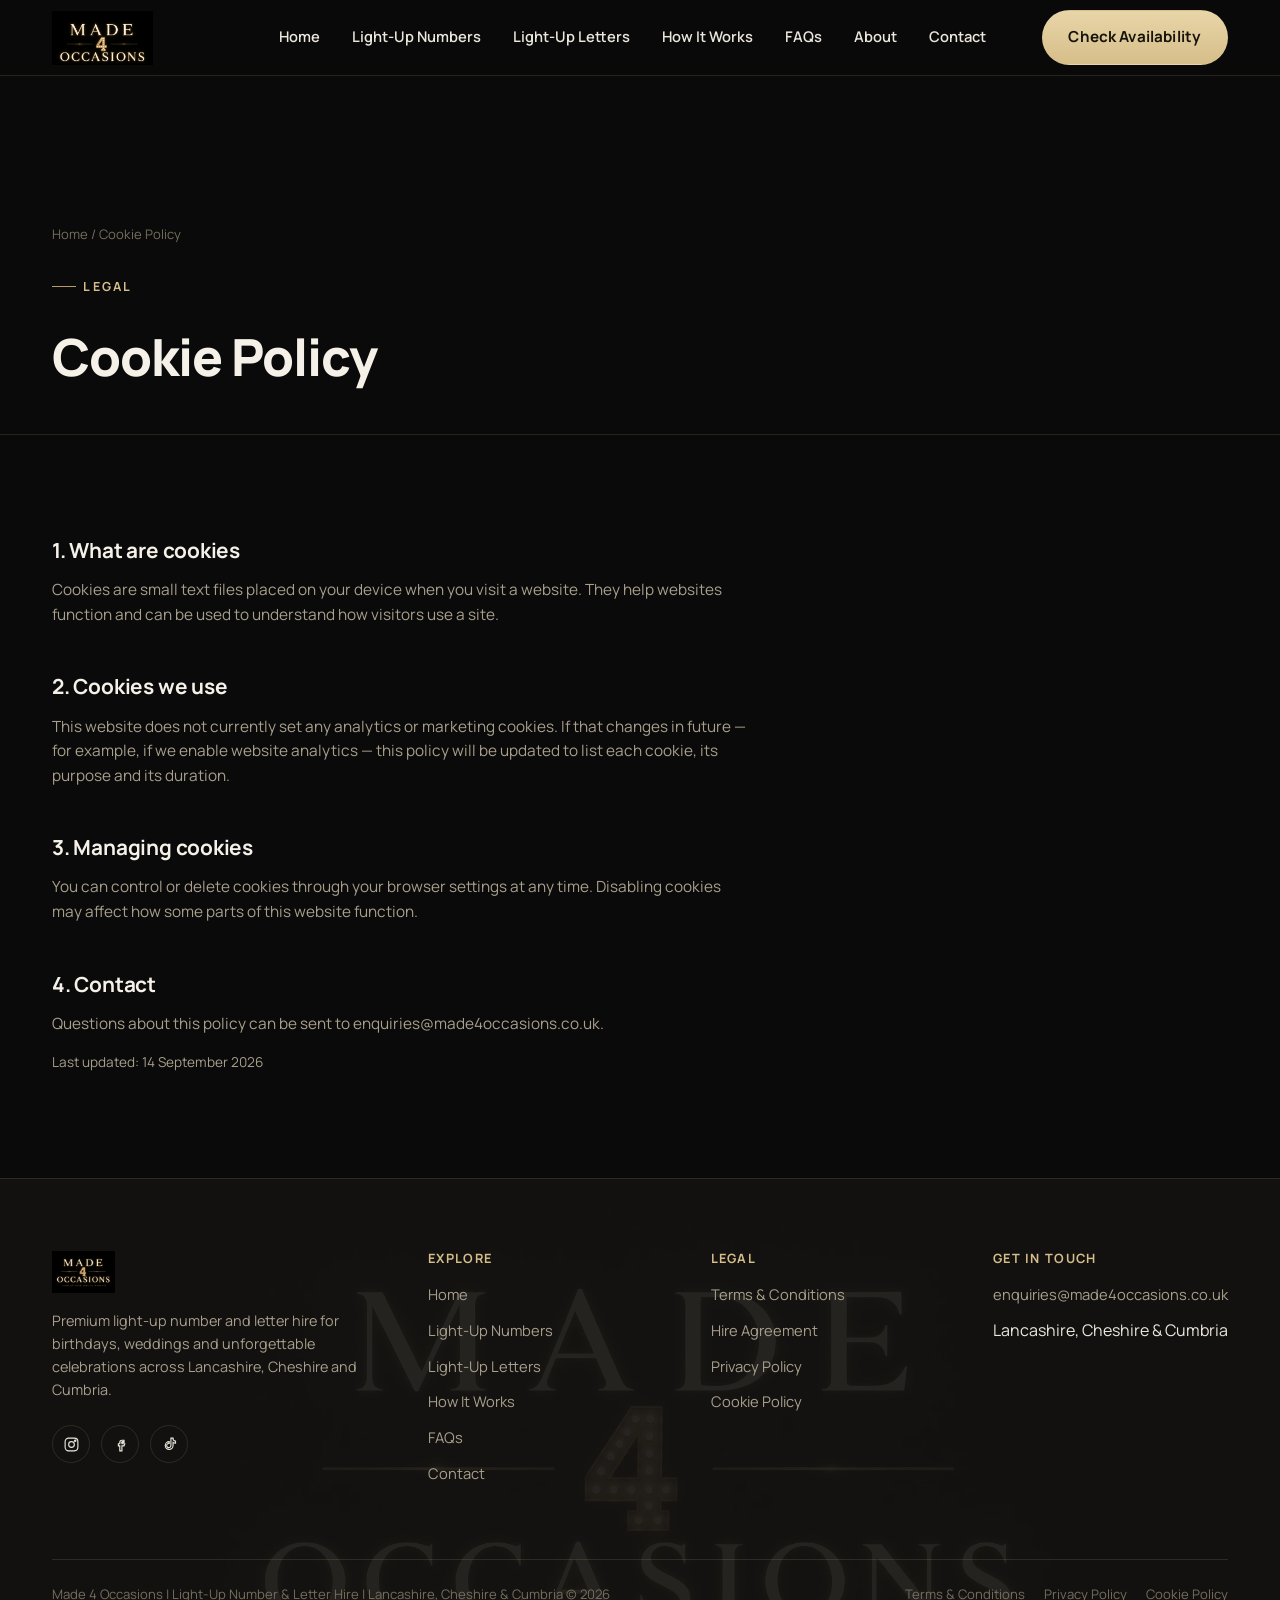
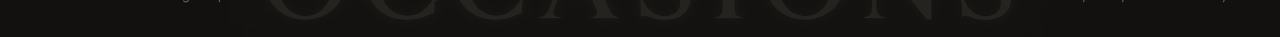
<file: cookie-policy.html>
<!doctype html>
<html lang="en-GB">
<head>
<meta charset="UTF-8">
<meta name="viewport" content="width=device-width, initial-scale=1">
<title>Cookie Policy | Made for Occasions</title>
<meta name="description" content="How Made for Occasions uses cookies and similar technologies on this website.">
<meta name="robots" content="noindex, follow">
<link rel="canonical" href="https://www.made4occasions.co.uk/cookie-policy.html">
<link rel="icon" type="image/png" sizes="32x32" href="assets/img/logo/favicon-32.png">
<link rel="apple-touch-icon" href="assets/img/logo/favicon-180.png">
<link rel="preconnect" href="https://fonts.googleapis.com">
<link rel="preconnect" href="https://fonts.gstatic.com" crossorigin>
<link href="https://fonts.googleapis.com/css2?family=Manrope:wght@500;600;700;800&display=swap" rel="stylesheet">
<link rel="stylesheet" href="assets/css/style.css">
</head>
<body>
<a class="sr-only" href="#main">Skip to main content</a>

<header class="site-header">
  <div class="container">
    <a href="index.html" class="brand" aria-label="Made for Occasions — Home">
      <img src="assets/img/logo/made-for-occasions-wordmark.png" alt="" class="brand-logo" width="101" height="54">
      <span class="brand-word">Made for Occasions</span>
    </a>
    <nav class="nav-desktop" aria-label="Primary">
      <ul class="nav-links">
        <li><a href="index.html">Home</a></li>
        <li><a href="light-up-numbers.html">Light-Up Numbers</a></li>
        <li><a href="light-up-letters.html">Light-Up Letters</a></li>
        <li><a href="how-it-works.html">How It Works</a></li>
        <li><a href="faqs.html">FAQs</a></li>
        <li><a href="about.html">About</a></li>
        <li><a href="contact.html">Contact</a></li>
      </ul>
      <a href="contact.html" class="btn btn-primary" data-track="check_availability_clicked">Check Availability</a>
    </nav>
    <button class="nav-toggle" aria-label="Open menu" aria-expanded="false" aria-controls="mobile-menu">
      <svg viewBox="0 0 24 24" fill="none" stroke="currentColor" stroke-width="2" stroke-linecap="round"><line x1="3" y1="6" x2="21" y2="6"/><line x1="3" y1="12" x2="21" y2="12"/><line x1="3" y1="18" x2="21" y2="18"/></svg>
    </button>
  </div>
</header>
<div class="nav-mobile" id="mobile-menu">
  <div class="container">
    <ul>
      <li><a href="index.html">Home</a></li>
      <li><a href="light-up-numbers.html">Light-Up Numbers</a></li>
      <li><a href="light-up-letters.html">Light-Up Letters</a></li>
      <li><a href="how-it-works.html">How It Works</a></li>
      <li><a href="faqs.html">FAQs</a></li>
      <li><a href="about.html">About</a></li>
      <li><a href="contact.html">Contact</a></li>
    </ul>
    <a href="contact.html" class="btn btn-primary btn-block btn-lg">Check Availability</a>
  </div>
</div>

<main id="main">
  <section class="page-hero">
    <div class="container">
      <p class="breadcrumb"><a href="index.html">Home</a> / Cookie Policy</p>
      <p class="eyebrow">Legal</p>
      <h1 class="h1 mt-2">Cookie Policy</h1>
    </div>
  </section>

  <section class="section">
    <div class="container">
      <div class="legal-content">
        <h2>1. What are cookies</h2>
        <p>Cookies are small text files placed on your device when you visit a website. They help websites function and can be used to understand how visitors use a site.</p>

        <h2>2. Cookies we use</h2>
        <p>This website does not currently set any analytics or marketing cookies. If that changes in future — for example, if we enable website analytics — this policy will be updated to list each cookie, its purpose and its duration.</p>

        <h2>3. Managing cookies</h2>
        <p>You can control or delete cookies through your browser settings at any time. Disabling cookies may affect how some parts of this website function.</p>

        <h2>4. Contact</h2>
        <p>Questions about this policy can be sent to <span data-cfg="email">enquiries@made4occasions.co.uk</span>.</p>

        <p class="mt-4" style="font-size:0.85rem;">Last updated: 14 September 2026</p>
      </div>
    </div>
  </section>
</main>

<footer class="site-footer">
  <div class="container">
    <div class="footer-top">
      <div class="footer-brand">
        <img src="assets/img/logo/made-for-occasions-logo.png" alt="Made for Occasions">
        <p>Premium light-up number and letter hire for birthdays, weddings and unforgettable celebrations across Lancashire, Cheshire and Cumbria.</p>
        <div class="footer-social">
          <a href="#" data-cfg="instagram-href" aria-label="Instagram"><svg viewBox="0 0 24 24" fill="none" stroke="currentColor" stroke-width="1.6"><rect x="3" y="3" width="18" height="18" rx="5"/><circle cx="12" cy="12" r="4"/><circle cx="17.2" cy="6.8" r="1"/></svg></a>
          <a href="#" data-cfg="facebook-href" aria-label="Facebook"><svg viewBox="0 0 24 24" fill="none" stroke="currentColor" stroke-width="1.6"><path d="M14 9h3V6h-3c-1.7 0-3 1.3-3 3v2H9v3h2v7h3v-7h3l1-3h-4V9c0-.6.4-1 1-1Z"/></svg></a>
          <a href="#" data-cfg="tiktok-href" aria-label="TikTok"><svg viewBox="0 0 24 24" fill="none" stroke="currentColor" stroke-width="1.6"><path d="M14 4v9.5a3 3 0 1 1-2.5-3V8a5.5 5.5 0 1 0 5.5 5.5V9c1 .8 2.2 1.2 3.5 1.2V7.3A4 4 0 0 1 17 3h-3Z"/></svg></a>
        </div>
      </div>
      <div class="footer-col">
        <h4>Explore</h4>
        <ul>
          <li><a href="index.html">Home</a></li>
          <li><a href="light-up-numbers.html">Light-Up Numbers</a></li>
          <li><a href="light-up-letters.html">Light-Up Letters</a></li>
          <li><a href="how-it-works.html">How It Works</a></li>
          <li><a href="faqs.html">FAQs</a></li>
          <li><a href="contact.html">Contact</a></li>
        </ul>
      </div>
      <div class="footer-col">
        <h4>Legal</h4>
        <ul>
          <li><a href="terms-conditions.html">Terms &amp; Conditions</a></li>
          <li><a href="hire-agreement.html">Hire Agreement</a></li>
          <li><a href="privacy-policy.html">Privacy Policy</a></li>
          <li><a href="cookie-policy.html">Cookie Policy</a></li>
        </ul>
      </div>
      <div class="footer-col">
        <h4>Get in touch</h4>
        <ul>
          <li><a data-cfg="email-href" href="#"><span data-cfg="email">enquiries@made4occasions.co.uk</span></a></li>
          <li><span data-cfg="service-region">Lancashire, Cheshire &amp; Cumbria</span></li>
        </ul>
      </div>
    </div>
    <div class="footer-bottom">
      <p>Made 4 Occasions | Light-Up Number &amp; Letter Hire | Lancashire, Cheshire &amp; Cumbria © <span data-year></span></p>
      <nav aria-label="Legal">
        <a href="terms-conditions.html">Terms &amp; Conditions</a>
        <a href="privacy-policy.html">Privacy Policy</a>
        <a href="cookie-policy.html">Cookie Policy</a>
      </nav>
    </div>
  </div>
</footer>

<script src="assets/js/config.js"></script>
<script src="assets/js/main.js"></script>
</body>
</html>
</file>
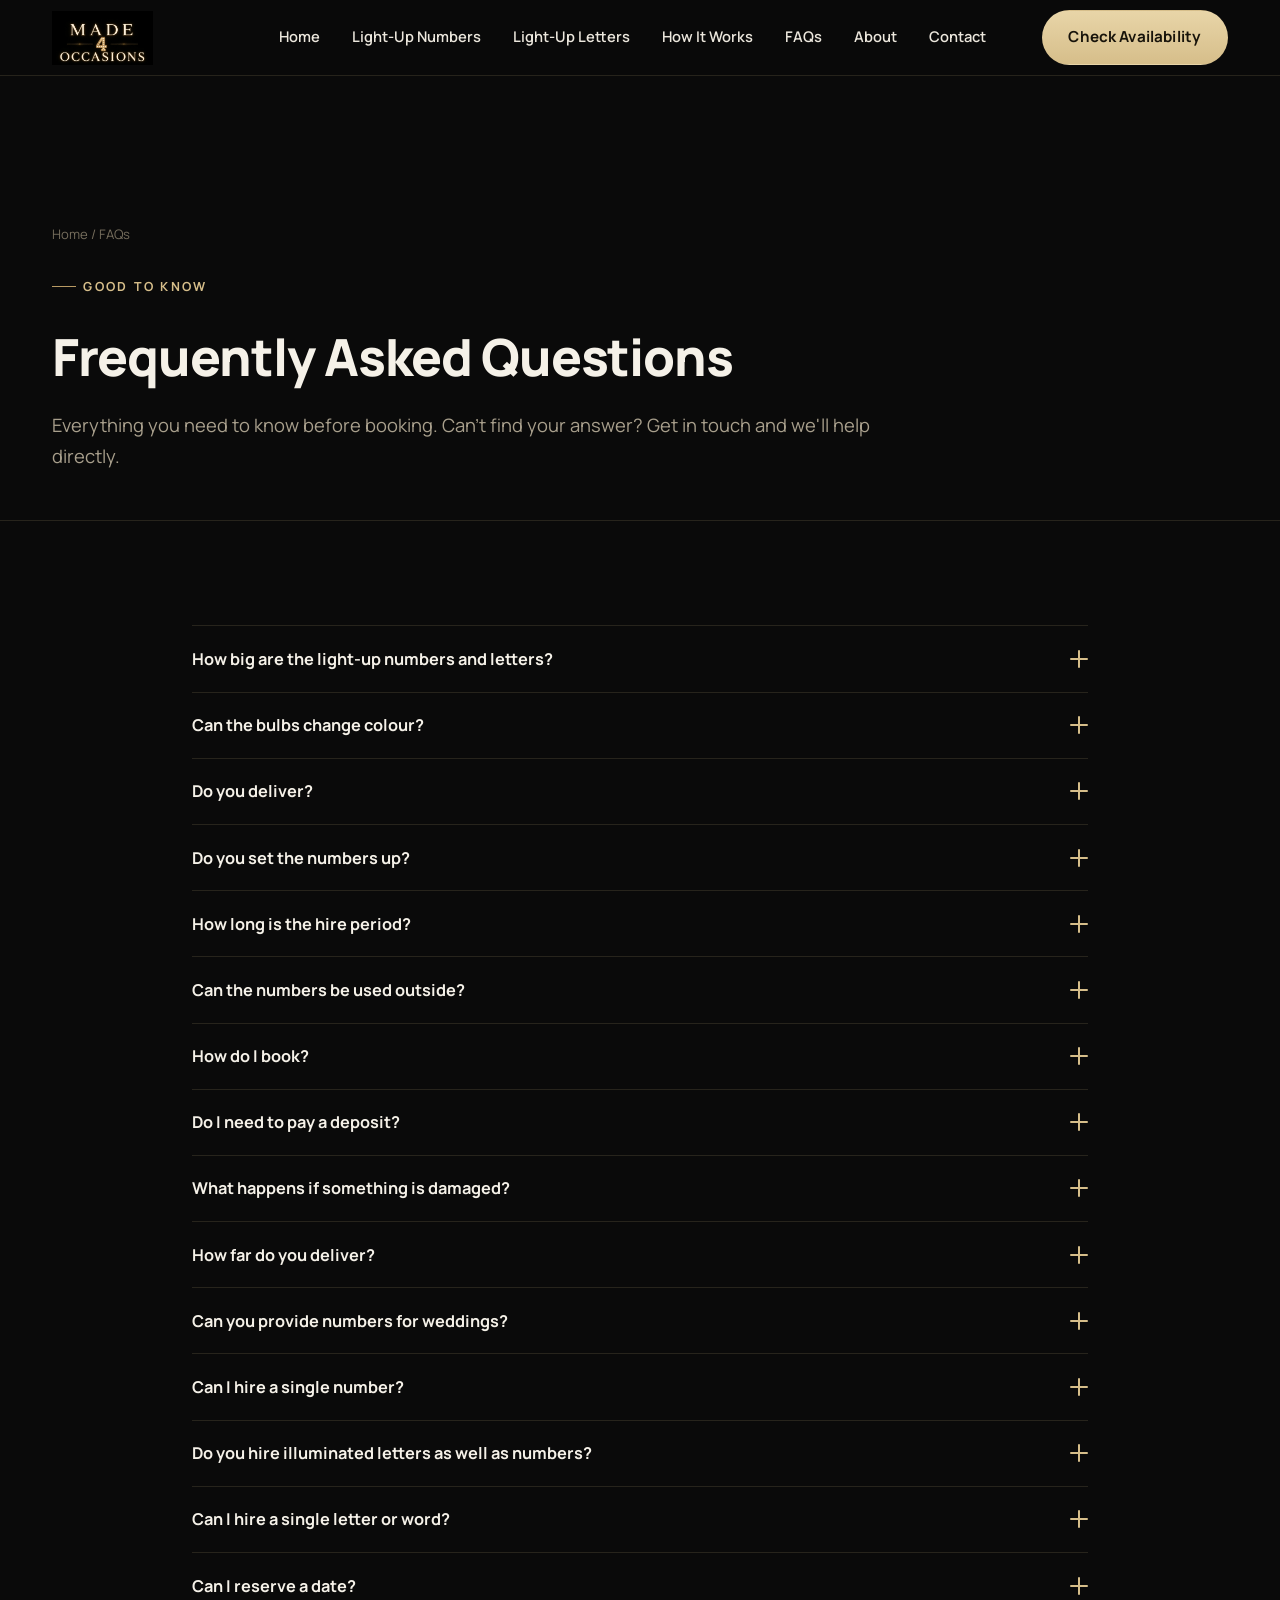
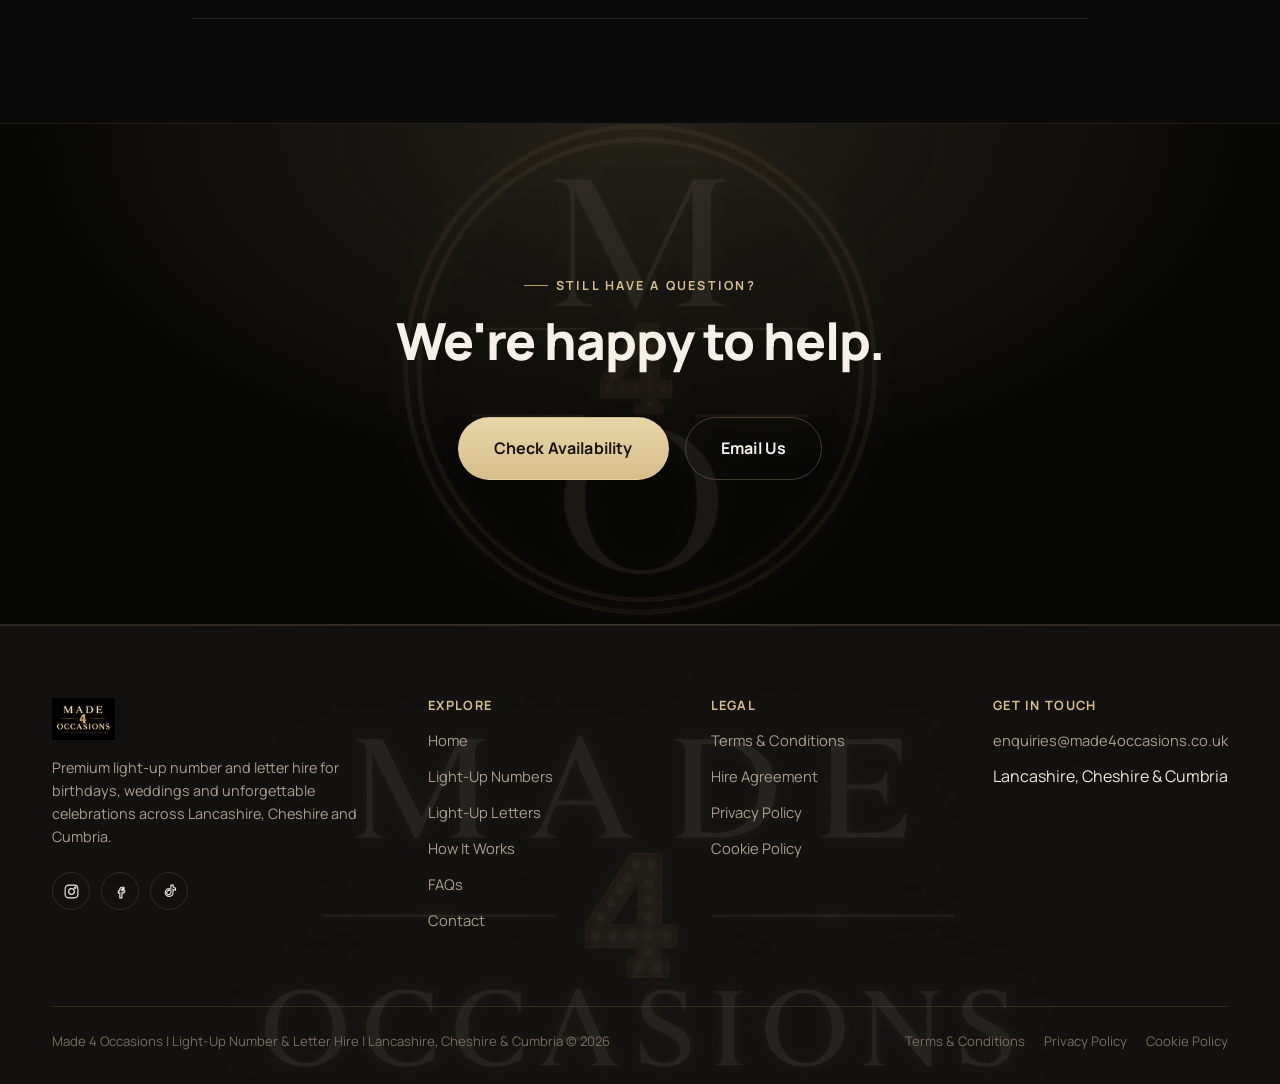
<file: faqs.html>
<!doctype html>
<html lang="en-GB">
<head>
<meta charset="UTF-8">
<meta name="viewport" content="width=device-width, initial-scale=1">
<title>FAQs | Light-Up Number Hire | Made for Occasions</title>
<meta name="description" content="Answers to common questions about hiring light-up numbers: sizing, delivery, setup, booking and payment across Lancashire, Cheshire and Cumbria.">
<link rel="canonical" href="https://www.made4occasions.co.uk/faqs.html">
<link rel="icon" type="image/png" sizes="32x32" href="assets/img/logo/favicon-32.png">
<link rel="apple-touch-icon" href="assets/img/logo/favicon-180.png">
<link rel="preconnect" href="https://fonts.googleapis.com">
<link rel="preconnect" href="https://fonts.gstatic.com" crossorigin>
<link href="https://fonts.googleapis.com/css2?family=Manrope:wght@500;600;700;800&display=swap" rel="stylesheet">
<link rel="stylesheet" href="assets/css/style.css">
</head>
<body>
<a class="sr-only" href="#main">Skip to main content</a>

<header class="site-header">
  <div class="container">
    <a href="index.html" class="brand" aria-label="Made for Occasions — Home">
      <img src="assets/img/logo/made-for-occasions-wordmark.png" alt="" class="brand-logo" width="101" height="54">
      <span class="brand-word">Made for Occasions</span>
    </a>
    <nav class="nav-desktop" aria-label="Primary">
      <ul class="nav-links">
        <li><a href="index.html">Home</a></li>
        <li><a href="light-up-numbers.html">Light-Up Numbers</a></li>
        <li><a href="light-up-letters.html">Light-Up Letters</a></li>
        <li><a href="how-it-works.html">How It Works</a></li>
        <li><a href="faqs.html" aria-current="page">FAQs</a></li>
        <li><a href="about.html">About</a></li>
        <li><a href="contact.html">Contact</a></li>
      </ul>
      <a href="contact.html" class="btn btn-primary" data-track="check_availability_clicked">Check Availability</a>
    </nav>
    <button class="nav-toggle" aria-label="Open menu" aria-expanded="false" aria-controls="mobile-menu">
      <svg viewBox="0 0 24 24" fill="none" stroke="currentColor" stroke-width="2" stroke-linecap="round"><line x1="3" y1="6" x2="21" y2="6"/><line x1="3" y1="12" x2="21" y2="12"/><line x1="3" y1="18" x2="21" y2="18"/></svg>
    </button>
  </div>
</header>
<div class="nav-mobile" id="mobile-menu">
  <div class="container">
    <ul>
      <li><a href="index.html">Home</a></li>
      <li><a href="light-up-numbers.html">Light-Up Numbers</a></li>
      <li><a href="light-up-letters.html">Light-Up Letters</a></li>
      <li><a href="how-it-works.html">How It Works</a></li>
      <li><a href="faqs.html">FAQs</a></li>
      <li><a href="about.html">About</a></li>
      <li><a href="contact.html">Contact</a></li>
    </ul>
    <a href="contact.html" class="btn btn-primary btn-block btn-lg">Check Availability</a>
  </div>
</div>

<main id="main">
  <section class="page-hero">
    <div class="container">
      <p class="breadcrumb"><a href="index.html">Home</a> / FAQs</p>
      <p class="eyebrow">Good to know</p>
      <h1 class="h1 mt-2">Frequently Asked Questions</h1>
      <p class="lede mt-3">Everything you need to know before booking. Can't find your answer? Get in touch and we'll help directly.</p>
    </div>
  </section>

  <section class="section">
    <div class="container">
      <div class="accordion" style="max-width:56em;margin:0 auto;" data-cfg-list="faqs"></div>
    </div>
  </section>

  <section class="cta-band">
    <div class="container">
      <p class="eyebrow" style="justify-content:center;">Still have a question?</p>
      <h2 class="h1">We're happy to help.</h2>
      <div class="hero-actions">
        <a href="contact.html" class="btn btn-primary btn-lg" data-track="check_availability_clicked">Check Availability</a>
        <a data-cfg="email-href" href="#" class="btn btn-secondary btn-lg">Email Us</a>
      </div>
    </div>
  </section>
</main>

<footer class="site-footer">
  <div class="container">
    <div class="footer-top">
      <div class="footer-brand">
        <img src="assets/img/logo/made-for-occasions-logo.png" alt="Made for Occasions">
        <p>Premium light-up number and letter hire for birthdays, weddings and unforgettable celebrations across Lancashire, Cheshire and Cumbria.</p>
        <div class="footer-social">
          <a href="#" data-cfg="instagram-href" aria-label="Instagram"><svg viewBox="0 0 24 24" fill="none" stroke="currentColor" stroke-width="1.6"><rect x="3" y="3" width="18" height="18" rx="5"/><circle cx="12" cy="12" r="4"/><circle cx="17.2" cy="6.8" r="1"/></svg></a>
          <a href="#" data-cfg="facebook-href" aria-label="Facebook"><svg viewBox="0 0 24 24" fill="none" stroke="currentColor" stroke-width="1.6"><path d="M14 9h3V6h-3c-1.7 0-3 1.3-3 3v2H9v3h2v7h3v-7h3l1-3h-4V9c0-.6.4-1 1-1Z"/></svg></a>
          <a href="#" data-cfg="tiktok-href" aria-label="TikTok"><svg viewBox="0 0 24 24" fill="none" stroke="currentColor" stroke-width="1.6"><path d="M14 4v9.5a3 3 0 1 1-2.5-3V8a5.5 5.5 0 1 0 5.5 5.5V9c1 .8 2.2 1.2 3.5 1.2V7.3A4 4 0 0 1 17 3h-3Z"/></svg></a>
        </div>
      </div>
      <div class="footer-col">
        <h4>Explore</h4>
        <ul>
          <li><a href="index.html">Home</a></li>
          <li><a href="light-up-numbers.html">Light-Up Numbers</a></li>
          <li><a href="light-up-letters.html">Light-Up Letters</a></li>
          <li><a href="how-it-works.html">How It Works</a></li>
          <li><a href="faqs.html">FAQs</a></li>
          <li><a href="contact.html">Contact</a></li>
        </ul>
      </div>
      <div class="footer-col">
        <h4>Legal</h4>
        <ul>
          <li><a href="terms-conditions.html">Terms &amp; Conditions</a></li>
          <li><a href="hire-agreement.html">Hire Agreement</a></li>
          <li><a href="privacy-policy.html">Privacy Policy</a></li>
          <li><a href="cookie-policy.html">Cookie Policy</a></li>
        </ul>
      </div>
      <div class="footer-col">
        <h4>Get in touch</h4>
        <ul>
          <li><a data-cfg="email-href" href="#"><span data-cfg="email">enquiries@made4occasions.co.uk</span></a></li>
          <li><span data-cfg="service-region">Lancashire, Cheshire &amp; Cumbria</span></li>
        </ul>
      </div>
    </div>
    <div class="footer-bottom">
      <p>Made 4 Occasions | Light-Up Number &amp; Letter Hire | Lancashire, Cheshire &amp; Cumbria © <span data-year></span></p>
      <nav aria-label="Legal">
        <a href="terms-conditions.html">Terms &amp; Conditions</a>
        <a href="privacy-policy.html">Privacy Policy</a>
        <a href="cookie-policy.html">Cookie Policy</a>
      </nav>
    </div>
  </div>
</footer>

<div class="sticky-cta">
  <a href="contact.html" class="btn btn-primary" data-track="check_your_date_clicked">Check Your Date</a>
</div>

<script src="assets/js/config.js"></script>
<script src="assets/js/main.js"></script>
</body>
</html>
</file>
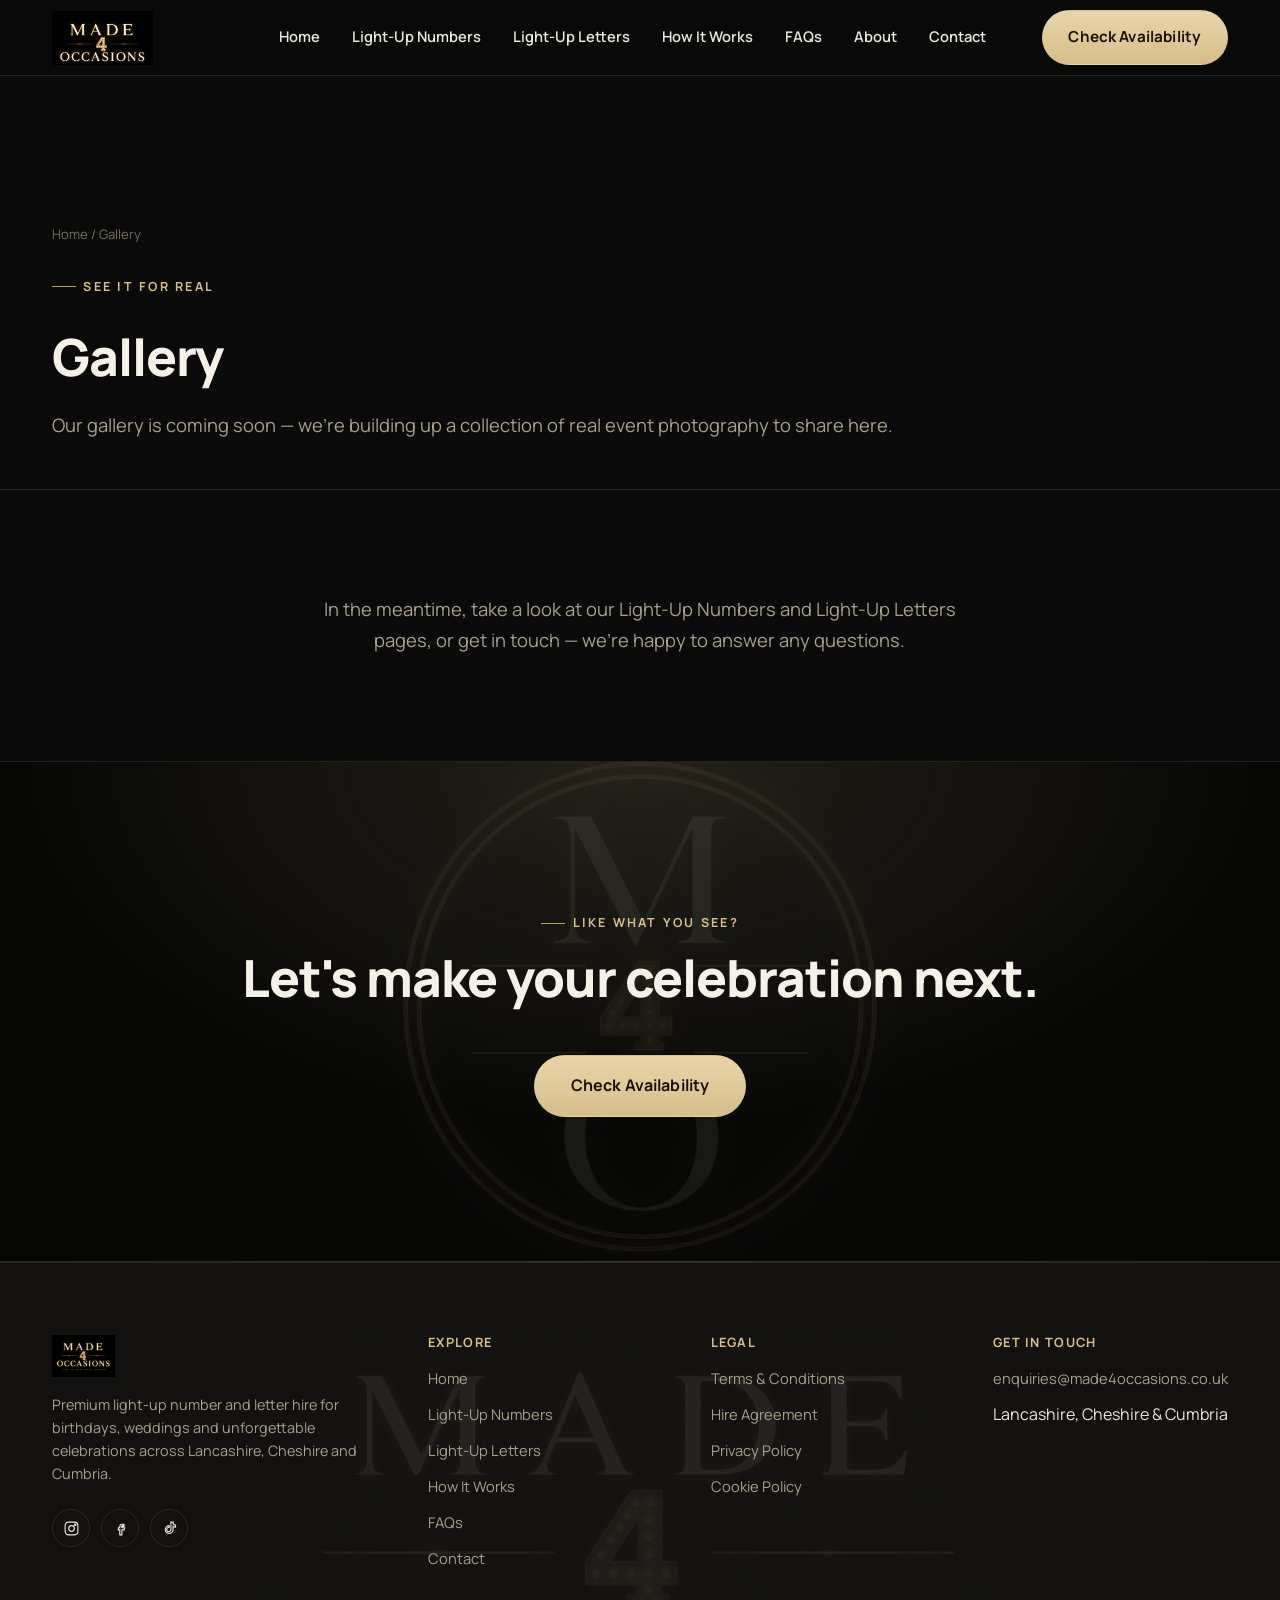
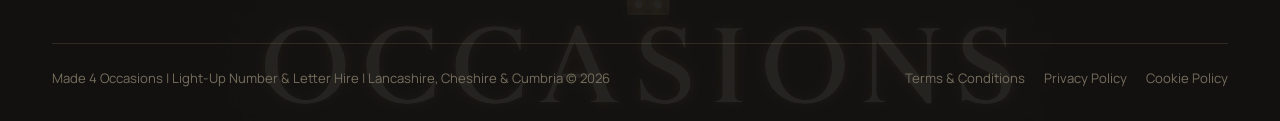
<file: gallery.html>
<!doctype html>
<html lang="en-GB">
<head>
<meta charset="UTF-8">
<meta name="viewport" content="width=device-width, initial-scale=1">
<title>Gallery | Light-Up Number &amp; Letter Hire Blackpool | Made for Occasions</title>
<meta name="description" content="Browse light-up number and letter setups across birthdays, weddings and corporate events in Lancashire, Cheshire and Cumbria.">
<meta name="robots" content="noindex, follow">
<link rel="canonical" href="https://www.made4occasions.co.uk/gallery.html">
<link rel="icon" type="image/png" sizes="32x32" href="assets/img/logo/favicon-32.png">
<link rel="apple-touch-icon" href="assets/img/logo/favicon-180.png">
<link rel="preconnect" href="https://fonts.googleapis.com">
<link rel="preconnect" href="https://fonts.gstatic.com" crossorigin>
<link href="https://fonts.googleapis.com/css2?family=Manrope:wght@500;600;700;800&display=swap" rel="stylesheet">
<link rel="stylesheet" href="assets/css/style.css">
</head>
<body>
<a class="sr-only" href="#main">Skip to main content</a>

<header class="site-header">
  <div class="container">
    <a href="index.html" class="brand" aria-label="Made for Occasions — Home">
      <img src="assets/img/logo/made-for-occasions-wordmark.png" alt="" class="brand-logo" width="101" height="54">
      <span class="brand-word">Made for Occasions</span>
    </a>
    <nav class="nav-desktop" aria-label="Primary">
      <ul class="nav-links">
        <li><a href="index.html">Home</a></li>
        <li><a href="light-up-numbers.html">Light-Up Numbers</a></li>
        <li><a href="light-up-letters.html">Light-Up Letters</a></li>
        <li><a href="how-it-works.html">How It Works</a></li>
        <li><a href="faqs.html">FAQs</a></li>
        <li><a href="about.html">About</a></li>
        <li><a href="contact.html">Contact</a></li>
      </ul>
      <a href="contact.html" class="btn btn-primary" data-track="check_availability_clicked">Check Availability</a>
    </nav>
    <button class="nav-toggle" aria-label="Open menu" aria-expanded="false" aria-controls="mobile-menu">
      <svg viewBox="0 0 24 24" fill="none" stroke="currentColor" stroke-width="2" stroke-linecap="round"><line x1="3" y1="6" x2="21" y2="6"/><line x1="3" y1="12" x2="21" y2="12"/><line x1="3" y1="18" x2="21" y2="18"/></svg>
    </button>
  </div>
</header>
<div class="nav-mobile" id="mobile-menu">
  <div class="container">
    <ul>
      <li><a href="index.html">Home</a></li>
      <li><a href="light-up-numbers.html">Light-Up Numbers</a></li>
      <li><a href="light-up-letters.html">Light-Up Letters</a></li>
      <li><a href="how-it-works.html">How It Works</a></li>
      <li><a href="faqs.html">FAQs</a></li>
      <li><a href="about.html">About</a></li>
      <li><a href="contact.html">Contact</a></li>
    </ul>
    <a href="contact.html" class="btn btn-primary btn-block btn-lg">Check Availability</a>
  </div>
</div>

<main id="main">
  <section class="page-hero">
    <div class="container">
      <p class="breadcrumb"><a href="index.html">Home</a> / Gallery</p>
      <p class="eyebrow">See it for real</p>
      <h1 class="h1 mt-2">Gallery</h1>
      <p class="lede mt-3">Our gallery is coming soon — we're building up a collection of real event photography to share here.</p>
    </div>
  </section>

  <section class="section">
    <div class="container text-center">
      <p class="lede" style="max-width:36em;margin:0 auto;">In the meantime, take a look at our <a href="light-up-numbers.html">Light-Up Numbers</a> and <a href="light-up-letters.html">Light-Up Letters</a> pages, or get in touch — we're happy to answer any questions.</p>
    </div>
  </section>

  <section class="cta-band">
    <div class="container">
      <p class="eyebrow" style="justify-content:center;">Like what you see?</p>
      <h2 class="h1">Let's make your celebration next.</h2>
      <div class="hero-actions">
        <a href="contact.html" class="btn btn-primary btn-lg" data-track="check_availability_clicked">Check Availability</a>
      </div>
    </div>
  </section>
</main>

<footer class="site-footer">
  <div class="container">
    <div class="footer-top">
      <div class="footer-brand">
        <img src="assets/img/logo/made-for-occasions-logo.png" alt="Made for Occasions">
        <p>Premium light-up number and letter hire for birthdays, weddings and unforgettable celebrations across Lancashire, Cheshire and Cumbria.</p>
        <div class="footer-social">
          <a href="#" data-cfg="instagram-href" aria-label="Instagram"><svg viewBox="0 0 24 24" fill="none" stroke="currentColor" stroke-width="1.6"><rect x="3" y="3" width="18" height="18" rx="5"/><circle cx="12" cy="12" r="4"/><circle cx="17.2" cy="6.8" r="1"/></svg></a>
          <a href="#" data-cfg="facebook-href" aria-label="Facebook"><svg viewBox="0 0 24 24" fill="none" stroke="currentColor" stroke-width="1.6"><path d="M14 9h3V6h-3c-1.7 0-3 1.3-3 3v2H9v3h2v7h3v-7h3l1-3h-4V9c0-.6.4-1 1-1Z"/></svg></a>
          <a href="#" data-cfg="tiktok-href" aria-label="TikTok"><svg viewBox="0 0 24 24" fill="none" stroke="currentColor" stroke-width="1.6"><path d="M14 4v9.5a3 3 0 1 1-2.5-3V8a5.5 5.5 0 1 0 5.5 5.5V9c1 .8 2.2 1.2 3.5 1.2V7.3A4 4 0 0 1 17 3h-3Z"/></svg></a>
        </div>
      </div>
      <div class="footer-col">
        <h4>Explore</h4>
        <ul>
          <li><a href="index.html">Home</a></li>
          <li><a href="light-up-numbers.html">Light-Up Numbers</a></li>
          <li><a href="light-up-letters.html">Light-Up Letters</a></li>
          <li><a href="how-it-works.html">How It Works</a></li>
          <li><a href="faqs.html">FAQs</a></li>
          <li><a href="contact.html">Contact</a></li>
        </ul>
      </div>
      <div class="footer-col">
        <h4>Legal</h4>
        <ul>
          <li><a href="terms-conditions.html">Terms &amp; Conditions</a></li>
          <li><a href="hire-agreement.html">Hire Agreement</a></li>
          <li><a href="privacy-policy.html">Privacy Policy</a></li>
          <li><a href="cookie-policy.html">Cookie Policy</a></li>
        </ul>
      </div>
      <div class="footer-col">
        <h4>Get in touch</h4>
        <ul>
          <li><a data-cfg="email-href" href="#"><span data-cfg="email">enquiries@made4occasions.co.uk</span></a></li>
          <li><span data-cfg="service-region">Lancashire, Cheshire &amp; Cumbria</span></li>
        </ul>
      </div>
    </div>
    <div class="footer-bottom">
      <p>Made 4 Occasions | Light-Up Number &amp; Letter Hire | Lancashire, Cheshire &amp; Cumbria © <span data-year></span></p>
      <nav aria-label="Legal">
        <a href="terms-conditions.html">Terms &amp; Conditions</a>
        <a href="privacy-policy.html">Privacy Policy</a>
        <a href="cookie-policy.html">Cookie Policy</a>
      </nav>
    </div>
  </div>
</footer>

<div class="sticky-cta">
  <a href="contact.html" class="btn btn-primary" data-track="check_your_date_clicked">Check Your Date</a>
</div>

<div class="lightbox">
  <div class="lightbox-inner">
    <button class="lightbox-close" aria-label="Close"><svg viewBox="0 0 24 24" width="18" height="18" fill="none" stroke="currentColor" stroke-width="2"><path d="M6 6l12 12M18 6 6 18"/></svg></button>
    <div class="lightbox-photo-slot"></div>
    <p class="lightbox-caption text-muted mt-2"></p>
  </div>
</div>

<script src="assets/js/config.js"></script>
<script src="assets/js/main.js"></script>
</body>
</html>
</file>
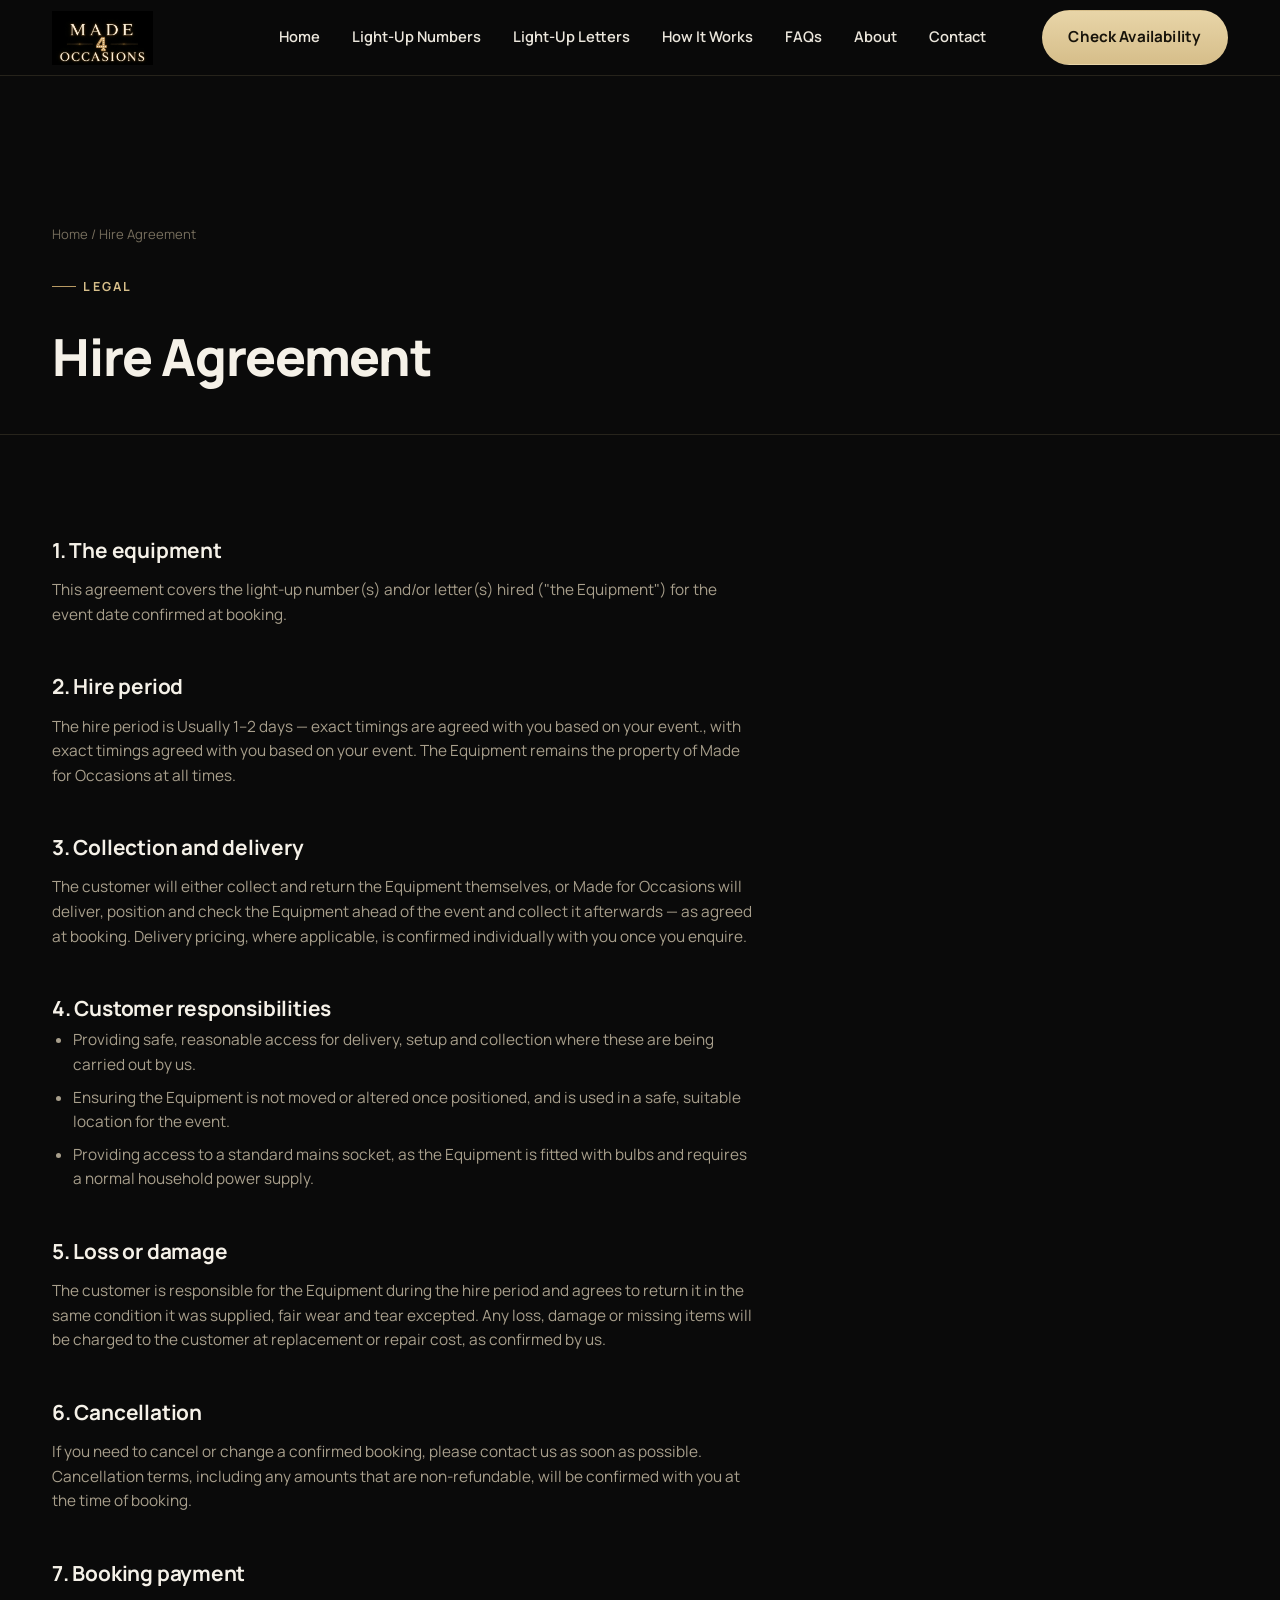
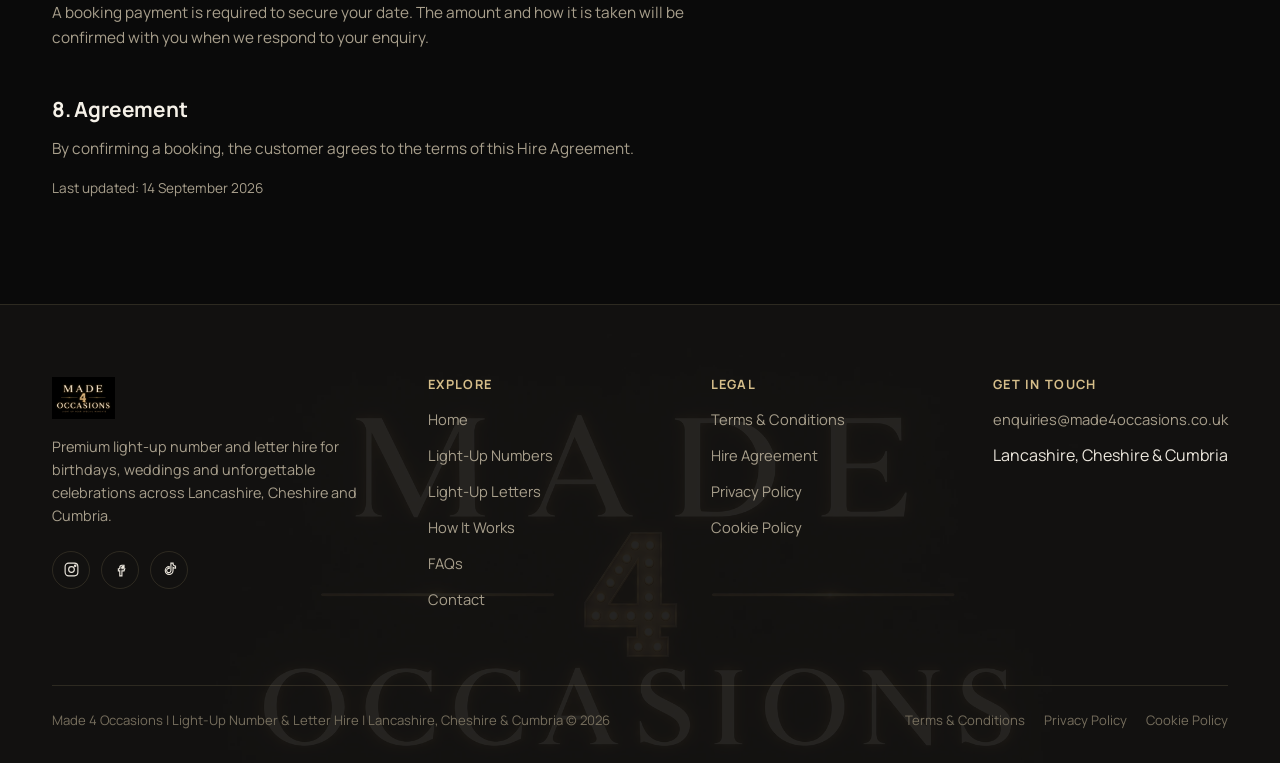
<file: hire-agreement.html>
<!doctype html>
<html lang="en-GB">
<head>
<meta charset="UTF-8">
<meta name="viewport" content="width=device-width, initial-scale=1">
<title>Hire Agreement | Made for Occasions</title>
<meta name="description" content="The hire agreement terms that apply to confirmed Made for Occasions bookings.">
<meta name="robots" content="noindex, follow">
<link rel="canonical" href="https://www.made4occasions.co.uk/hire-agreement.html">
<link rel="icon" type="image/png" sizes="32x32" href="assets/img/logo/favicon-32.png">
<link rel="apple-touch-icon" href="assets/img/logo/favicon-180.png">
<link rel="preconnect" href="https://fonts.googleapis.com">
<link rel="preconnect" href="https://fonts.gstatic.com" crossorigin>
<link href="https://fonts.googleapis.com/css2?family=Manrope:wght@500;600;700;800&display=swap" rel="stylesheet">
<link rel="stylesheet" href="assets/css/style.css">
</head>
<body>
<a class="sr-only" href="#main">Skip to main content</a>

<header class="site-header">
  <div class="container">
    <a href="index.html" class="brand" aria-label="Made for Occasions — Home">
      <img src="assets/img/logo/made-for-occasions-wordmark.png" alt="" class="brand-logo" width="101" height="54">
      <span class="brand-word">Made for Occasions</span>
    </a>
    <nav class="nav-desktop" aria-label="Primary">
      <ul class="nav-links">
        <li><a href="index.html">Home</a></li>
        <li><a href="light-up-numbers.html">Light-Up Numbers</a></li>
        <li><a href="light-up-letters.html">Light-Up Letters</a></li>
        <li><a href="how-it-works.html">How It Works</a></li>
        <li><a href="faqs.html">FAQs</a></li>
        <li><a href="about.html">About</a></li>
        <li><a href="contact.html">Contact</a></li>
      </ul>
      <a href="contact.html" class="btn btn-primary" data-track="check_availability_clicked">Check Availability</a>
    </nav>
    <button class="nav-toggle" aria-label="Open menu" aria-expanded="false" aria-controls="mobile-menu">
      <svg viewBox="0 0 24 24" fill="none" stroke="currentColor" stroke-width="2" stroke-linecap="round"><line x1="3" y1="6" x2="21" y2="6"/><line x1="3" y1="12" x2="21" y2="12"/><line x1="3" y1="18" x2="21" y2="18"/></svg>
    </button>
  </div>
</header>
<div class="nav-mobile" id="mobile-menu">
  <div class="container">
    <ul>
      <li><a href="index.html">Home</a></li>
      <li><a href="light-up-numbers.html">Light-Up Numbers</a></li>
      <li><a href="light-up-letters.html">Light-Up Letters</a></li>
      <li><a href="how-it-works.html">How It Works</a></li>
      <li><a href="faqs.html">FAQs</a></li>
      <li><a href="about.html">About</a></li>
      <li><a href="contact.html">Contact</a></li>
    </ul>
    <a href="contact.html" class="btn btn-primary btn-block btn-lg">Check Availability</a>
  </div>
</div>

<main id="main">
  <section class="page-hero">
    <div class="container">
      <p class="breadcrumb"><a href="index.html">Home</a> / Hire Agreement</p>
      <p class="eyebrow">Legal</p>
      <h1 class="h1 mt-2">Hire Agreement</h1>
    </div>
  </section>

  <section class="section">
    <div class="container">
      <div class="legal-content">
        <h2>1. The equipment</h2>
        <p>This agreement covers the light-up number(s) and/or letter(s) hired ("the Equipment") for the event date confirmed at booking.</p>

        <h2>2. Hire period</h2>
        <p>The hire period is <span data-cfg="spec-hire">1–2 days</span>, with exact timings agreed with you based on your event. The Equipment remains the property of Made for Occasions at all times.</p>

        <h2>3. Collection and delivery</h2>
        <p>The customer will either collect and return the Equipment themselves, or Made for Occasions will deliver, position and check the Equipment ahead of the event and collect it afterwards — as agreed at booking. Delivery pricing, where applicable, is confirmed individually with you once you enquire.</p>

        <h2>4. Customer responsibilities</h2>
        <ul>
          <li>Providing safe, reasonable access for delivery, setup and collection where these are being carried out by us.</li>
          <li>Ensuring the Equipment is not moved or altered once positioned, and is used in a safe, suitable location for the event.</li>
          <li>Providing access to a standard mains socket, as the Equipment is fitted with bulbs and requires a normal household power supply.</li>
        </ul>

        <h2>5. Loss or damage</h2>
        <p>The customer is responsible for the Equipment during the hire period and agrees to return it in the same condition it was supplied, fair wear and tear excepted. Any loss, damage or missing items will be charged to the customer at replacement or repair cost, as confirmed by us.</p>

        <h2>6. Cancellation</h2>
        <p>If you need to cancel or change a confirmed booking, please contact us as soon as possible. Cancellation terms, including any amounts that are non-refundable, will be confirmed with you at the time of booking.</p>

        <h2>7. Booking payment</h2>
        <p>A booking payment is required to secure your date. The amount and how it is taken will be confirmed with you when we respond to your enquiry.</p>

        <h2>8. Agreement</h2>
        <p>By confirming a booking, the customer agrees to the terms of this Hire Agreement.</p>

        <p class="mt-4" style="font-size:0.85rem;">Last updated: 14 September 2026</p>
      </div>
    </div>
  </section>
</main>

<footer class="site-footer">
  <div class="container">
    <div class="footer-top">
      <div class="footer-brand">
        <img src="assets/img/logo/made-for-occasions-logo.png" alt="Made for Occasions">
        <p>Premium light-up number and letter hire for birthdays, weddings and unforgettable celebrations across Lancashire, Cheshire and Cumbria.</p>
        <div class="footer-social">
          <a href="#" data-cfg="instagram-href" aria-label="Instagram"><svg viewBox="0 0 24 24" fill="none" stroke="currentColor" stroke-width="1.6"><rect x="3" y="3" width="18" height="18" rx="5"/><circle cx="12" cy="12" r="4"/><circle cx="17.2" cy="6.8" r="1"/></svg></a>
          <a href="#" data-cfg="facebook-href" aria-label="Facebook"><svg viewBox="0 0 24 24" fill="none" stroke="currentColor" stroke-width="1.6"><path d="M14 9h3V6h-3c-1.7 0-3 1.3-3 3v2H9v3h2v7h3v-7h3l1-3h-4V9c0-.6.4-1 1-1Z"/></svg></a>
          <a href="#" data-cfg="tiktok-href" aria-label="TikTok"><svg viewBox="0 0 24 24" fill="none" stroke="currentColor" stroke-width="1.6"><path d="M14 4v9.5a3 3 0 1 1-2.5-3V8a5.5 5.5 0 1 0 5.5 5.5V9c1 .8 2.2 1.2 3.5 1.2V7.3A4 4 0 0 1 17 3h-3Z"/></svg></a>
        </div>
      </div>
      <div class="footer-col">
        <h4>Explore</h4>
        <ul>
          <li><a href="index.html">Home</a></li>
          <li><a href="light-up-numbers.html">Light-Up Numbers</a></li>
          <li><a href="light-up-letters.html">Light-Up Letters</a></li>
          <li><a href="how-it-works.html">How It Works</a></li>
          <li><a href="faqs.html">FAQs</a></li>
          <li><a href="contact.html">Contact</a></li>
        </ul>
      </div>
      <div class="footer-col">
        <h4>Legal</h4>
        <ul>
          <li><a href="terms-conditions.html">Terms &amp; Conditions</a></li>
          <li><a href="hire-agreement.html">Hire Agreement</a></li>
          <li><a href="privacy-policy.html">Privacy Policy</a></li>
          <li><a href="cookie-policy.html">Cookie Policy</a></li>
        </ul>
      </div>
      <div class="footer-col">
        <h4>Get in touch</h4>
        <ul>
          <li><a data-cfg="email-href" href="#"><span data-cfg="email">enquiries@made4occasions.co.uk</span></a></li>
          <li><span data-cfg="service-region">Lancashire, Cheshire &amp; Cumbria</span></li>
        </ul>
      </div>
    </div>
    <div class="footer-bottom">
      <p>Made 4 Occasions | Light-Up Number &amp; Letter Hire | Lancashire, Cheshire &amp; Cumbria © <span data-year></span></p>
      <nav aria-label="Legal">
        <a href="terms-conditions.html">Terms &amp; Conditions</a>
        <a href="privacy-policy.html">Privacy Policy</a>
        <a href="cookie-policy.html">Cookie Policy</a>
      </nav>
    </div>
  </div>
</footer>

<script src="assets/js/config.js"></script>
<script src="assets/js/main.js"></script>
</body>
</html>
</file>
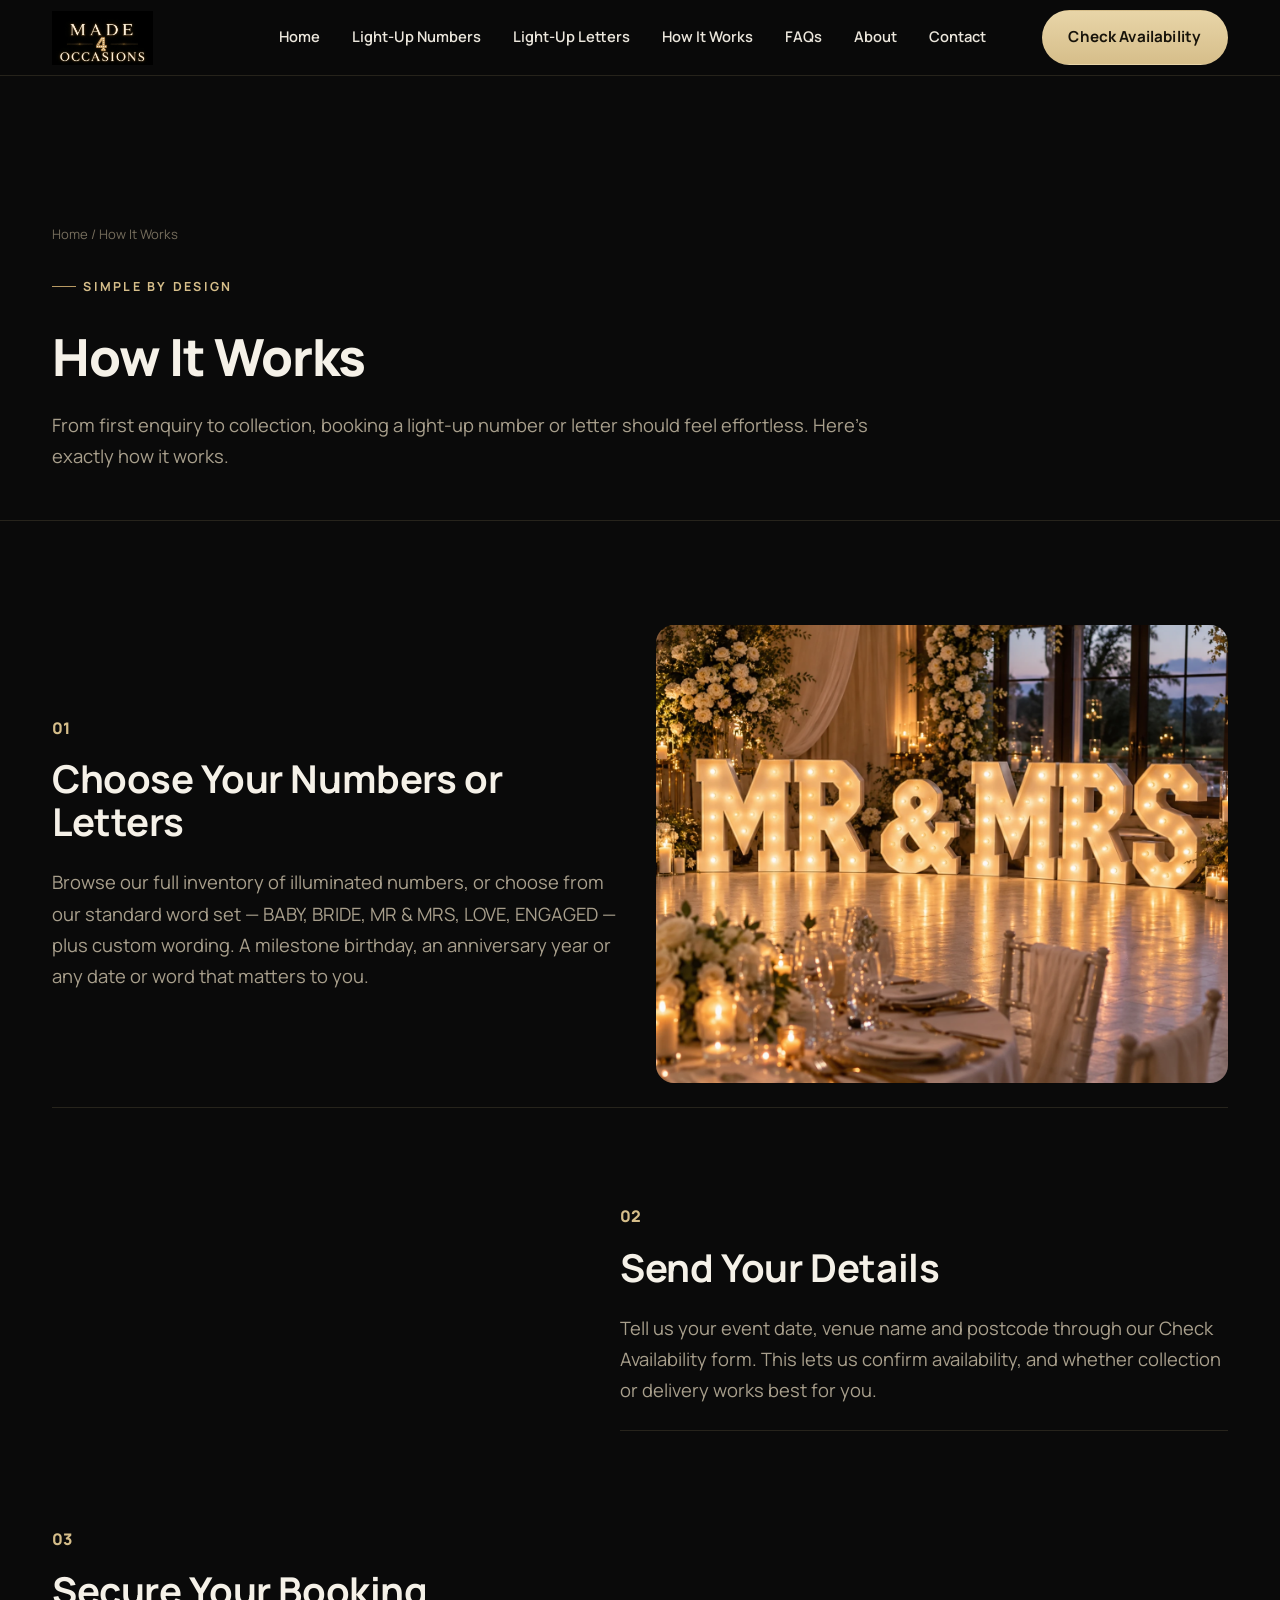
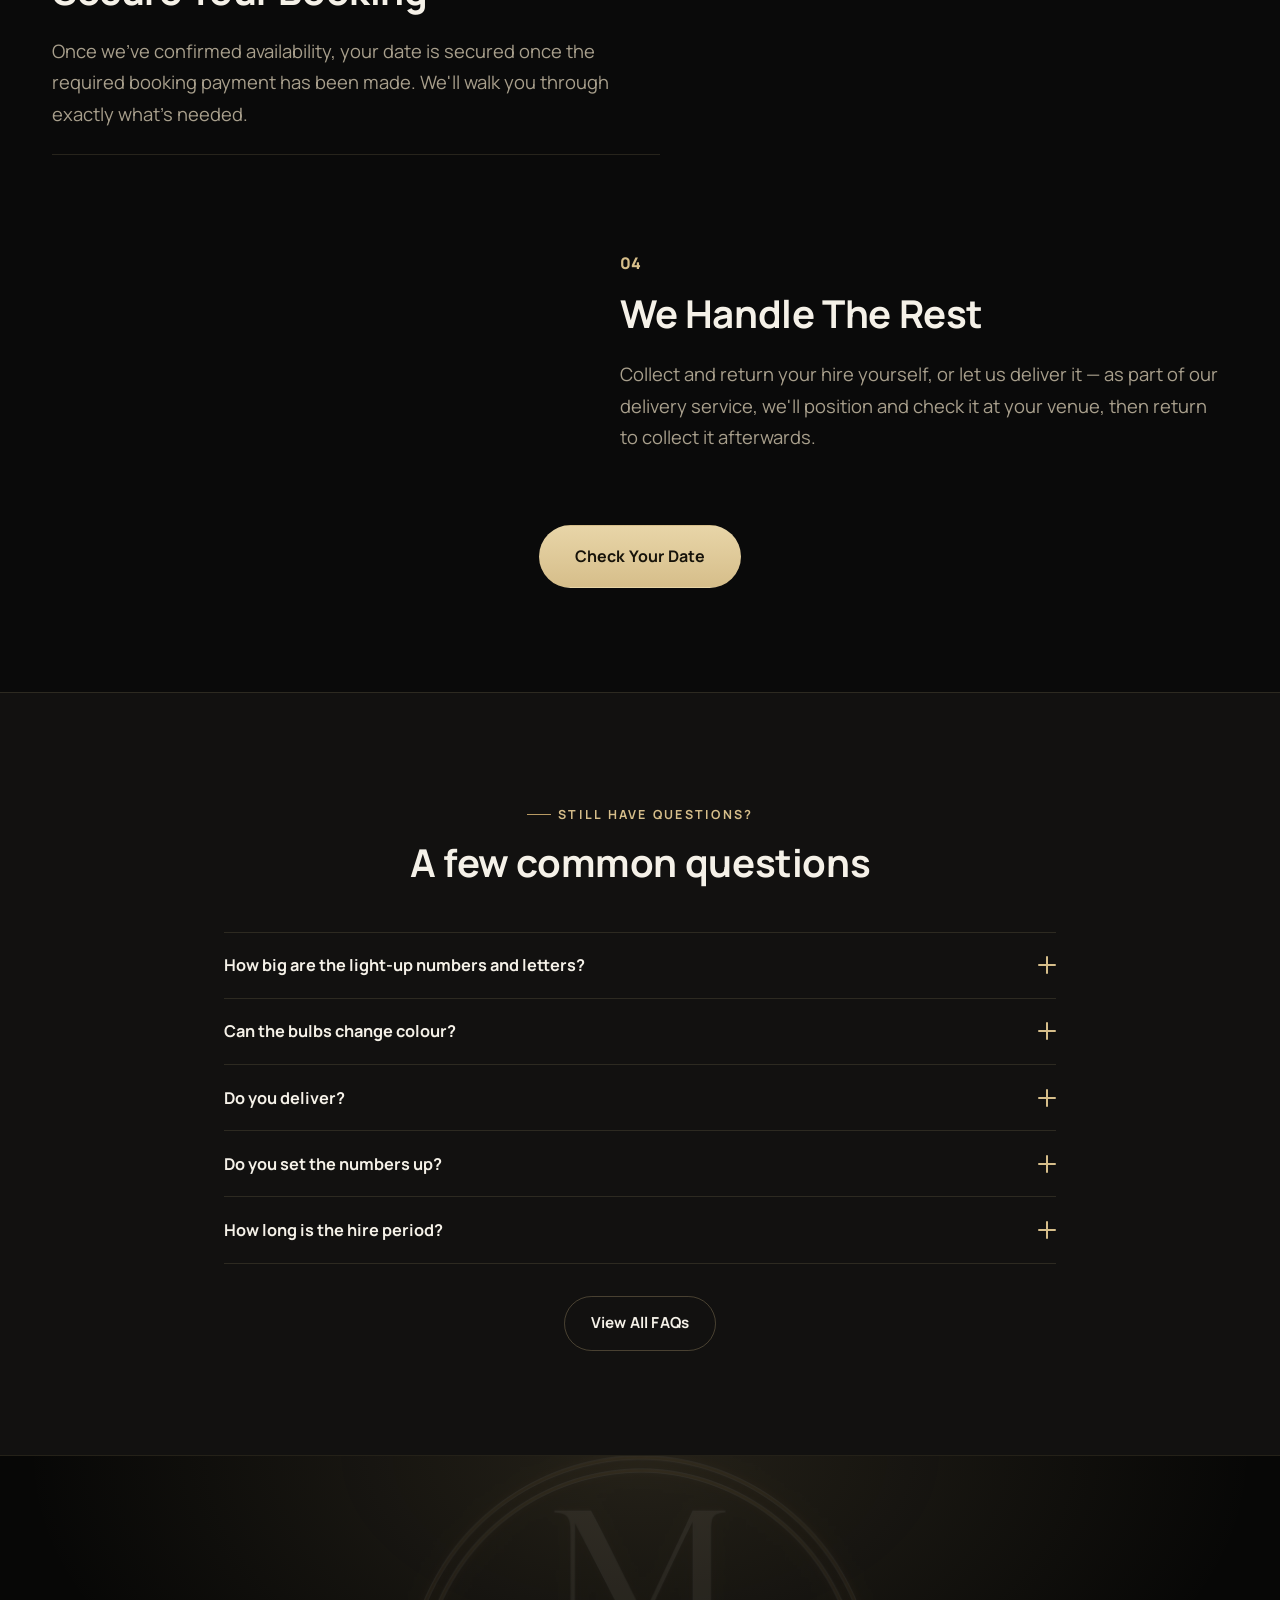
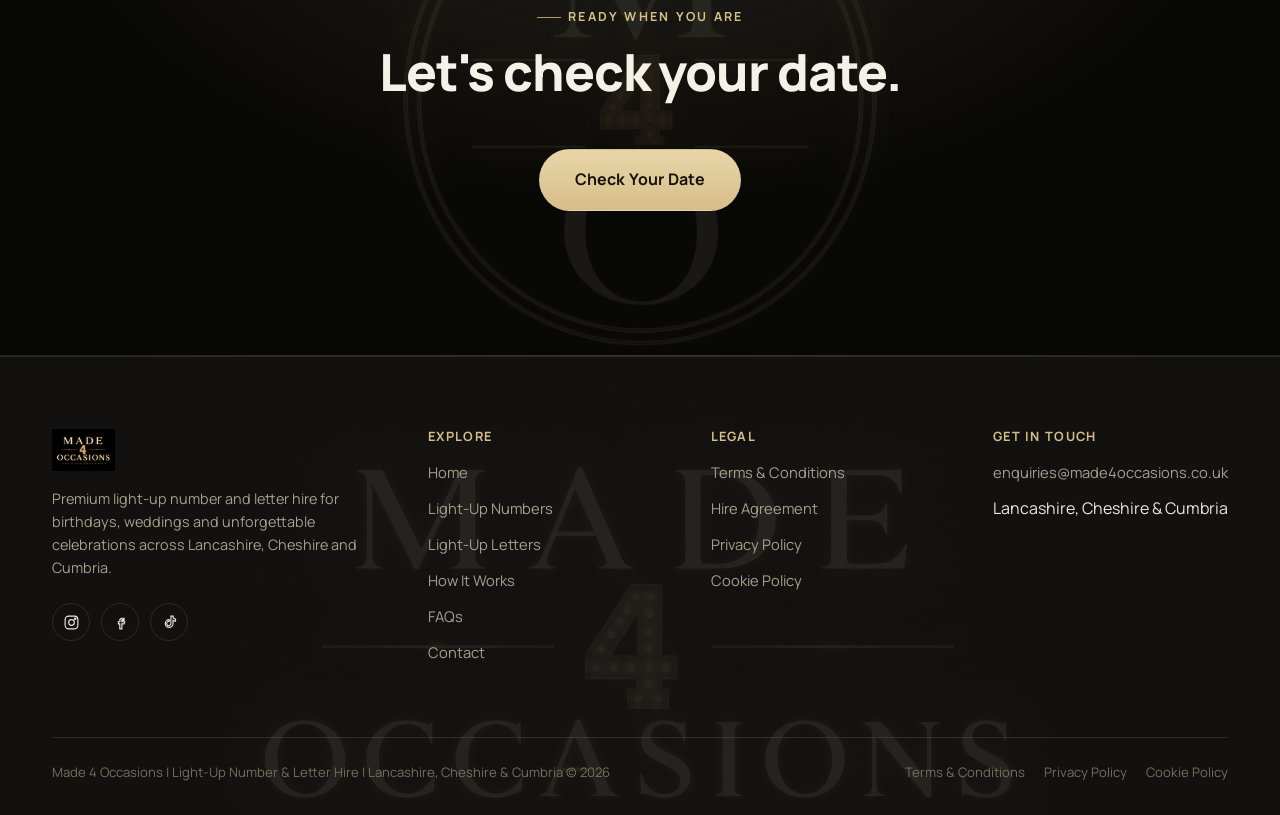
<file: how-it-works.html>
<!doctype html>
<html lang="en-GB">
<head>
<meta charset="UTF-8">
<meta name="viewport" content="width=device-width, initial-scale=1">
<title>How It Works | Booking Light-Up Numbers &amp; Letters | Made for Occasions</title>
<meta name="description" content="Booking with Made for Occasions is simple: choose your numbers or letters, send your event details, secure your date and arrange collection or delivery.">
<link rel="canonical" href="https://www.made4occasions.co.uk/how-it-works.html">
<link rel="icon" type="image/png" sizes="32x32" href="assets/img/logo/favicon-32.png">
<link rel="apple-touch-icon" href="assets/img/logo/favicon-180.png">
<link rel="preconnect" href="https://fonts.googleapis.com">
<link rel="preconnect" href="https://fonts.gstatic.com" crossorigin>
<link href="https://fonts.googleapis.com/css2?family=Manrope:wght@500;600;700;800&display=swap" rel="stylesheet">
<link rel="stylesheet" href="assets/css/style.css">
</head>
<body>
<a class="sr-only" href="#main">Skip to main content</a>

<header class="site-header">
  <div class="container">
    <a href="index.html" class="brand" aria-label="Made for Occasions — Home">
      <img src="assets/img/logo/made-for-occasions-wordmark.png" alt="" class="brand-logo" width="101" height="54">
      <span class="brand-word">Made for Occasions</span>
    </a>
    <nav class="nav-desktop" aria-label="Primary">
      <ul class="nav-links">
        <li><a href="index.html">Home</a></li>
        <li><a href="light-up-numbers.html">Light-Up Numbers</a></li>
        <li><a href="light-up-letters.html">Light-Up Letters</a></li>
        <li><a href="how-it-works.html" aria-current="page">How It Works</a></li>
        <li><a href="faqs.html">FAQs</a></li>
        <li><a href="about.html">About</a></li>
        <li><a href="contact.html">Contact</a></li>
      </ul>
      <a href="contact.html" class="btn btn-primary" data-track="check_availability_clicked">Check Availability</a>
    </nav>
    <button class="nav-toggle" aria-label="Open menu" aria-expanded="false" aria-controls="mobile-menu">
      <svg viewBox="0 0 24 24" fill="none" stroke="currentColor" stroke-width="2" stroke-linecap="round"><line x1="3" y1="6" x2="21" y2="6"/><line x1="3" y1="12" x2="21" y2="12"/><line x1="3" y1="18" x2="21" y2="18"/></svg>
    </button>
  </div>
</header>
<div class="nav-mobile" id="mobile-menu">
  <div class="container">
    <ul>
      <li><a href="index.html">Home</a></li>
      <li><a href="light-up-numbers.html">Light-Up Numbers</a></li>
      <li><a href="light-up-letters.html">Light-Up Letters</a></li>
      <li><a href="how-it-works.html">How It Works</a></li>
      <li><a href="faqs.html">FAQs</a></li>
      <li><a href="about.html">About</a></li>
      <li><a href="contact.html">Contact</a></li>
    </ul>
    <a href="contact.html" class="btn btn-primary btn-block btn-lg">Check Availability</a>
  </div>
</div>

<main id="main">
  <section class="page-hero">
    <div class="container">
      <p class="breadcrumb"><a href="index.html">Home</a> / How It Works</p>
      <p class="eyebrow">Simple by design</p>
      <h1 class="h1 mt-2">How It Works</h1>
      <p class="lede mt-3">From first enquiry to collection, booking a light-up number or letter should feel effortless. Here's exactly how it works.</p>
    </div>
  </section>

  <section class="section">
    <div class="container">
      <div class="grid" style="gap:var(--space-6);">

        <div class="grid grid-2 reveal" style="align-items:center;padding-bottom:var(--space-3);border-bottom:1px solid var(--border-subtle);">
          <div>
            <span class="num" style="color:var(--gold);font-weight:800;">01</span>
            <h2 class="h2 mt-2">Choose Your Numbers or Letters</h2>
            <p class="lede mt-3">Browse our full inventory of illuminated numbers, or choose from our standard word set — BABY, BRIDE, MR &amp; MRS, LOVE, ENGAGED — plus custom wording. A milestone birthday, an anniversary year or any date or word that matters to you.</p>
          </div>
          <div style="aspect-ratio:5/4;border-radius:var(--radius-lg);overflow:hidden;"><img src="assets/img/photos/mr-mrs-wedding.webp" alt="Large illuminated MR & MRS letters in classic warm-white at a wedding reception" style="width:100%;height:100%;object-fit:cover;display:block;" loading="lazy"></div>
        </div>

        <div class="reveal" style="max-width:38em;margin-left:auto;padding:var(--space-3) 0;border-bottom:1px solid var(--border-subtle);">
          <span class="num" style="color:var(--gold);font-weight:800;">02</span>
          <h2 class="h2 mt-2">Send Your Details</h2>
          <p class="lede mt-3">Tell us your event date, venue name and postcode through our Check Availability form. This lets us confirm availability, and whether collection or delivery works best for you.</p>
        </div>

        <div class="reveal" style="max-width:38em;padding:var(--space-3) 0;border-bottom:1px solid var(--border-subtle);">
          <span class="num" style="color:var(--gold);font-weight:800;">03</span>
          <h2 class="h2 mt-2">Secure Your Booking</h2>
          <p class="lede mt-3">Once we've confirmed availability, your date is secured once the required booking payment has been made. We'll walk you through exactly what's needed.</p>
        </div>

        <div class="reveal" style="max-width:38em;margin-left:auto;padding:var(--space-3) 0;">
          <span class="num" style="color:var(--gold);font-weight:800;">04</span>
          <h2 class="h2 mt-2">We Handle The Rest</h2>
          <p class="lede mt-3">Collect and return your hire yourself, or let us deliver it — as part of our delivery service, we'll position and check it at your venue, then return to collect it afterwards.</p>
        </div>

      </div>

      <div class="text-center mt-5">
        <a href="contact.html" class="btn btn-primary btn-lg" data-track="check_your_date_clicked">Check Your Date</a>
      </div>
    </div>
  </section>

  <section class="section" style="background:var(--bg-elevated);border-top:1px solid var(--border-subtle);">
    <div class="container">
      <div class="section-head center">
        <p class="eyebrow" style="justify-content:center;">Still have questions?</p>
        <h2 class="h2">A few common questions</h2>
      </div>
      <div class="accordion reveal" data-cfg-list="faqs" data-limit="5" style="max-width:52em;margin:0 auto;"></div>
      <div class="text-center mt-4">
        <a href="faqs.html" class="btn btn-secondary">View All FAQs</a>
      </div>
    </div>
  </section>

  <section class="cta-band">
    <div class="container">
      <p class="eyebrow" style="justify-content:center;">Ready when you are</p>
      <h2 class="h1">Let's check your date.</h2>
      <div class="hero-actions">
        <a href="contact.html" class="btn btn-primary btn-lg" data-track="check_your_date_clicked">Check Your Date</a>
      </div>
    </div>
  </section>
</main>

<footer class="site-footer">
  <div class="container">
    <div class="footer-top">
      <div class="footer-brand">
        <img src="assets/img/logo/made-for-occasions-logo.png" alt="Made for Occasions">
        <p>Premium light-up number and letter hire for birthdays, weddings and unforgettable celebrations across Lancashire, Cheshire and Cumbria.</p>
        <div class="footer-social">
          <a href="#" data-cfg="instagram-href" aria-label="Instagram"><svg viewBox="0 0 24 24" fill="none" stroke="currentColor" stroke-width="1.6"><rect x="3" y="3" width="18" height="18" rx="5"/><circle cx="12" cy="12" r="4"/><circle cx="17.2" cy="6.8" r="1"/></svg></a>
          <a href="#" data-cfg="facebook-href" aria-label="Facebook"><svg viewBox="0 0 24 24" fill="none" stroke="currentColor" stroke-width="1.6"><path d="M14 9h3V6h-3c-1.7 0-3 1.3-3 3v2H9v3h2v7h3v-7h3l1-3h-4V9c0-.6.4-1 1-1Z"/></svg></a>
          <a href="#" data-cfg="tiktok-href" aria-label="TikTok"><svg viewBox="0 0 24 24" fill="none" stroke="currentColor" stroke-width="1.6"><path d="M14 4v9.5a3 3 0 1 1-2.5-3V8a5.5 5.5 0 1 0 5.5 5.5V9c1 .8 2.2 1.2 3.5 1.2V7.3A4 4 0 0 1 17 3h-3Z"/></svg></a>
        </div>
      </div>
      <div class="footer-col">
        <h4>Explore</h4>
        <ul>
          <li><a href="index.html">Home</a></li>
          <li><a href="light-up-numbers.html">Light-Up Numbers</a></li>
          <li><a href="light-up-letters.html">Light-Up Letters</a></li>
          <li><a href="how-it-works.html">How It Works</a></li>
          <li><a href="faqs.html">FAQs</a></li>
          <li><a href="contact.html">Contact</a></li>
        </ul>
      </div>
      <div class="footer-col">
        <h4>Legal</h4>
        <ul>
          <li><a href="terms-conditions.html">Terms &amp; Conditions</a></li>
          <li><a href="hire-agreement.html">Hire Agreement</a></li>
          <li><a href="privacy-policy.html">Privacy Policy</a></li>
          <li><a href="cookie-policy.html">Cookie Policy</a></li>
        </ul>
      </div>
      <div class="footer-col">
        <h4>Get in touch</h4>
        <ul>
          <li><a data-cfg="email-href" href="#"><span data-cfg="email">enquiries@made4occasions.co.uk</span></a></li>
          <li><span data-cfg="service-region">Lancashire, Cheshire &amp; Cumbria</span></li>
        </ul>
      </div>
    </div>
    <div class="footer-bottom">
      <p>Made 4 Occasions | Light-Up Number &amp; Letter Hire | Lancashire, Cheshire &amp; Cumbria © <span data-year></span></p>
      <nav aria-label="Legal">
        <a href="terms-conditions.html">Terms &amp; Conditions</a>
        <a href="privacy-policy.html">Privacy Policy</a>
        <a href="cookie-policy.html">Cookie Policy</a>
      </nav>
    </div>
  </div>
</footer>

<div class="sticky-cta">
  <a href="contact.html" class="btn btn-primary" data-track="check_your_date_clicked">Check Your Date</a>
</div>

<script src="assets/js/config.js"></script>
<script src="assets/js/main.js"></script>
</body>
</html>
</file>
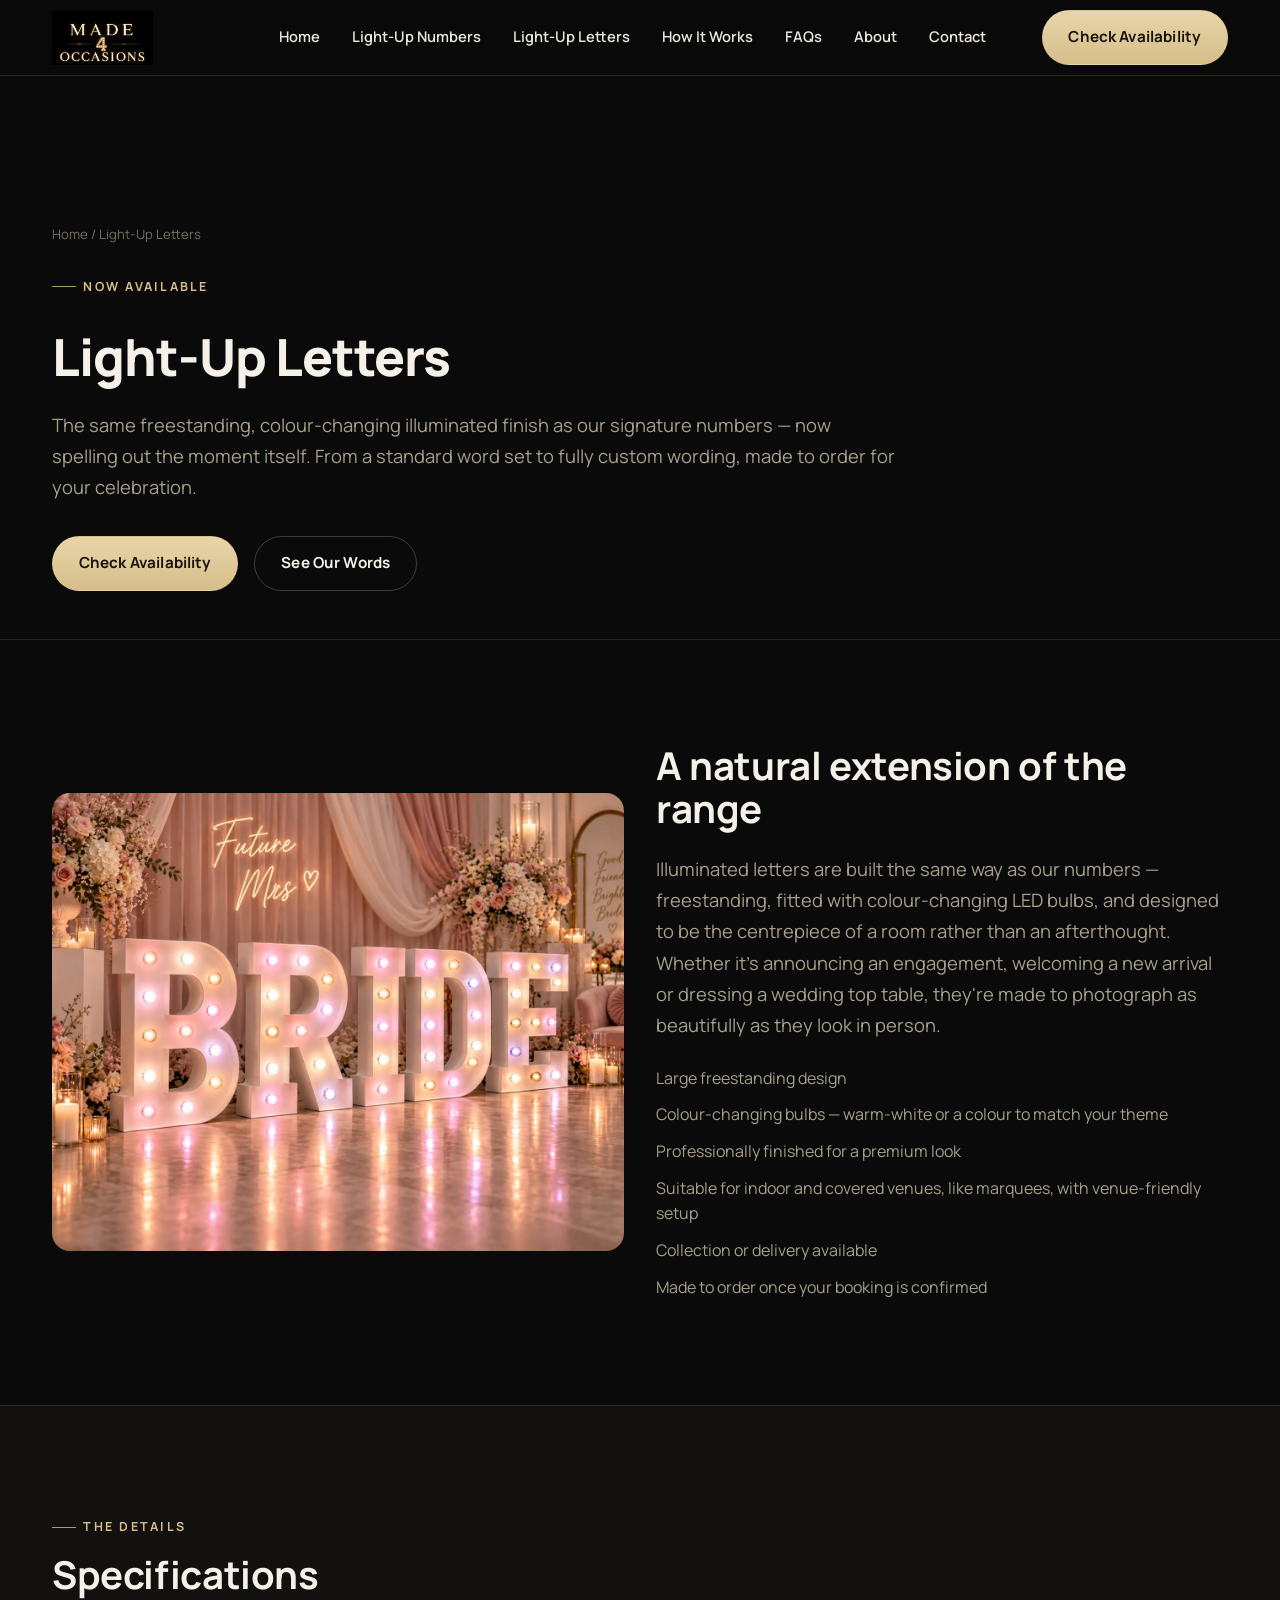
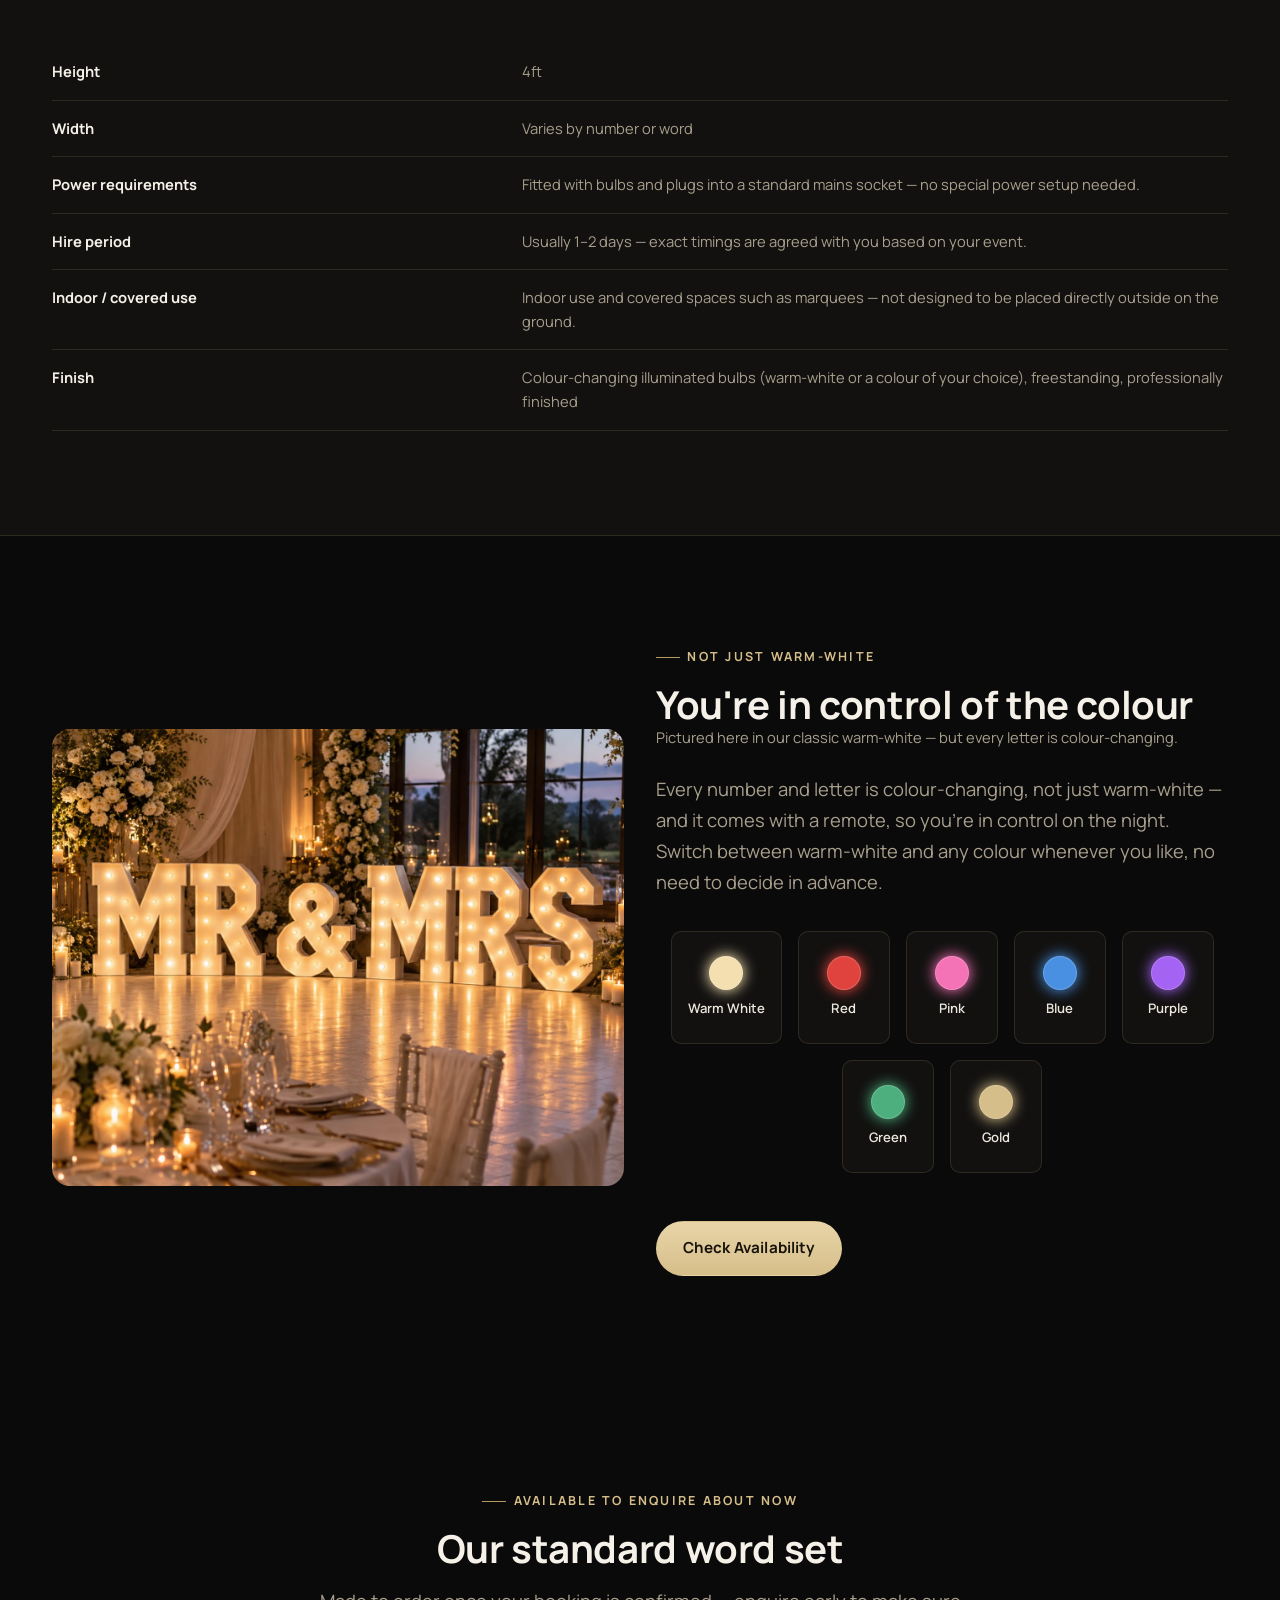
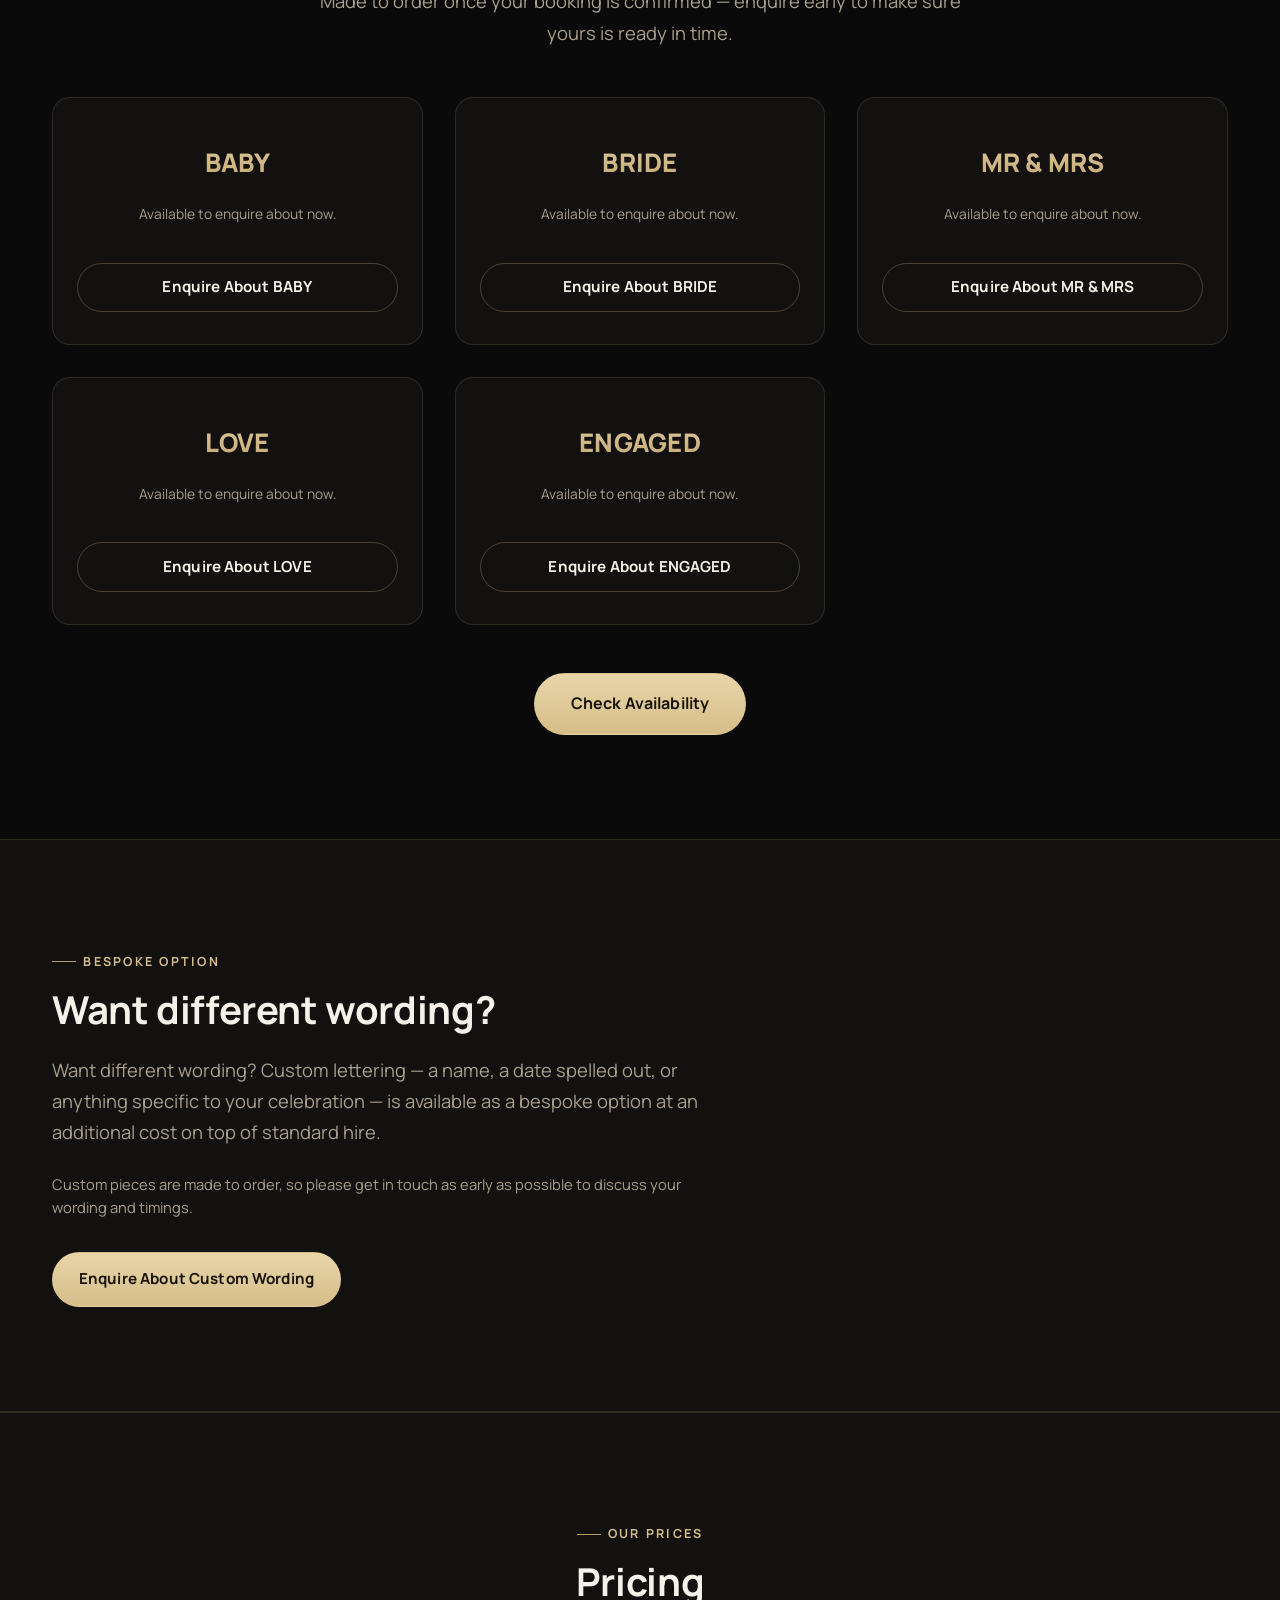
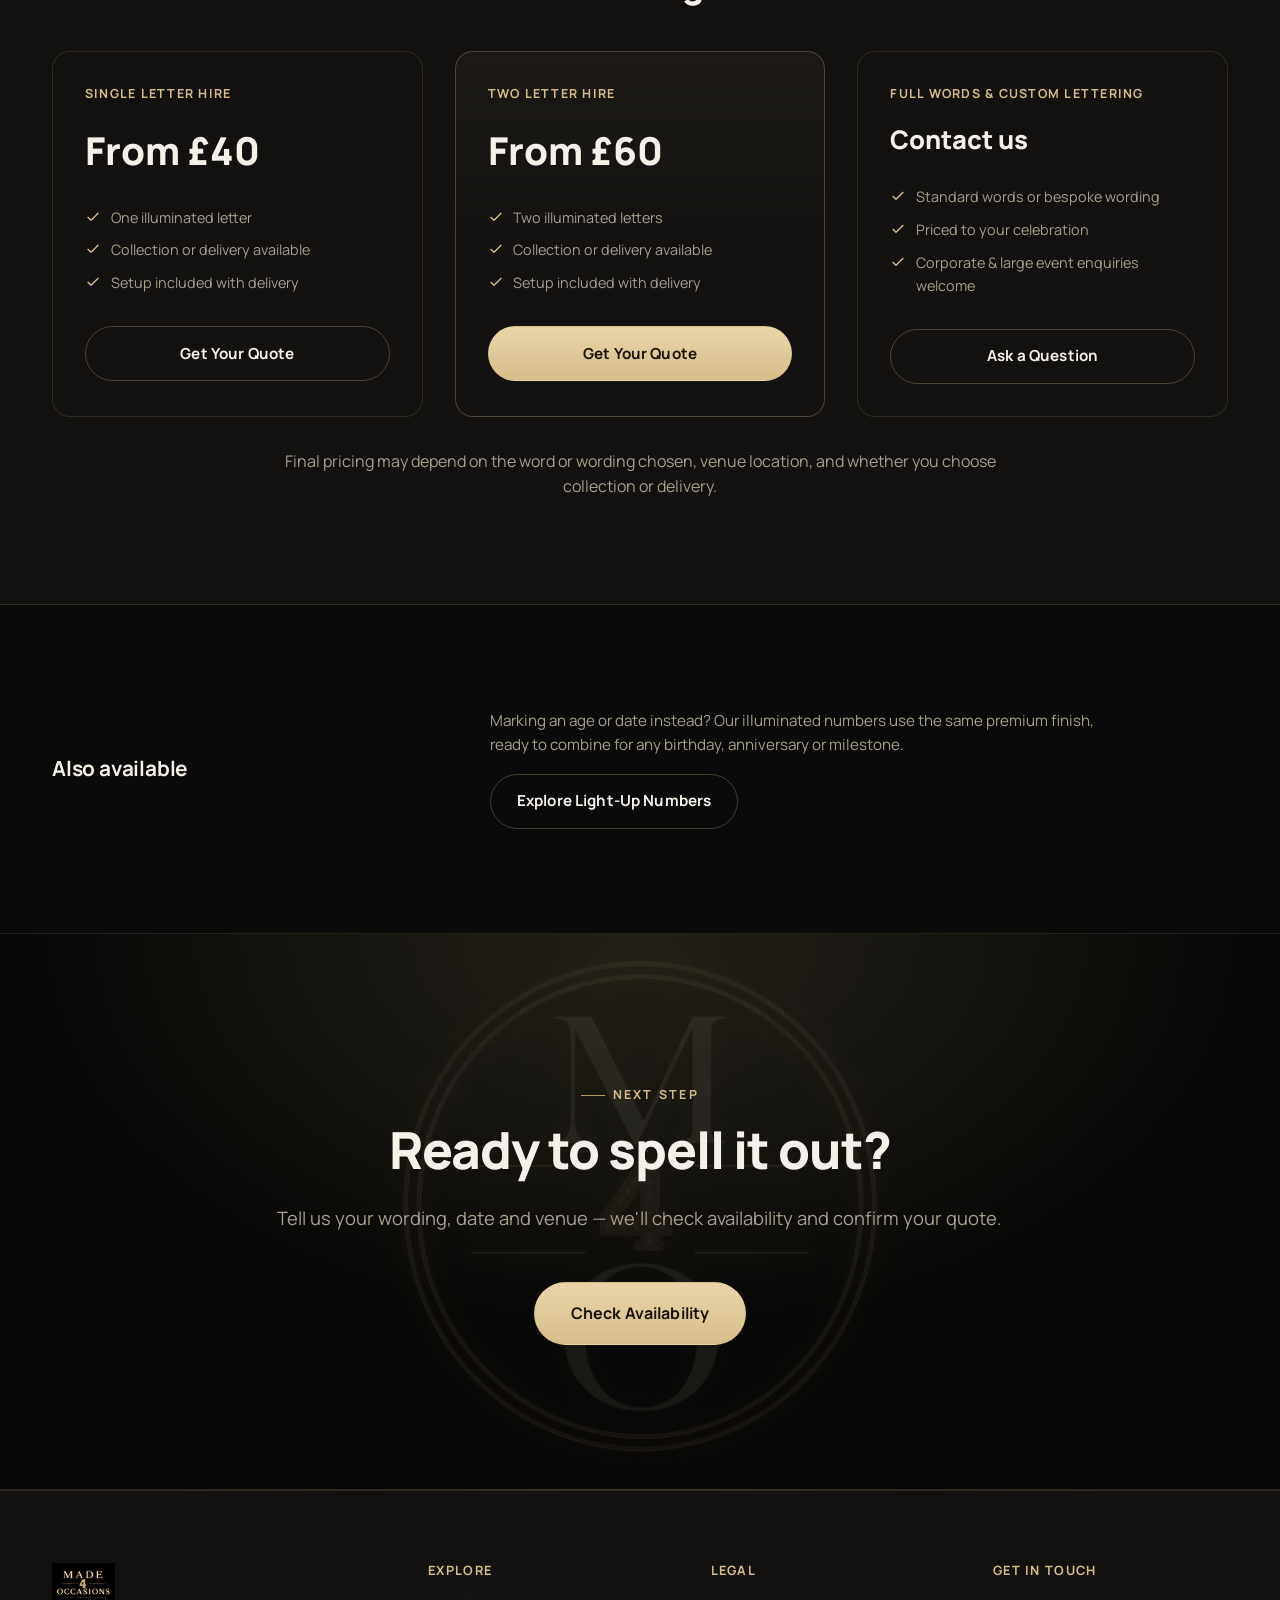
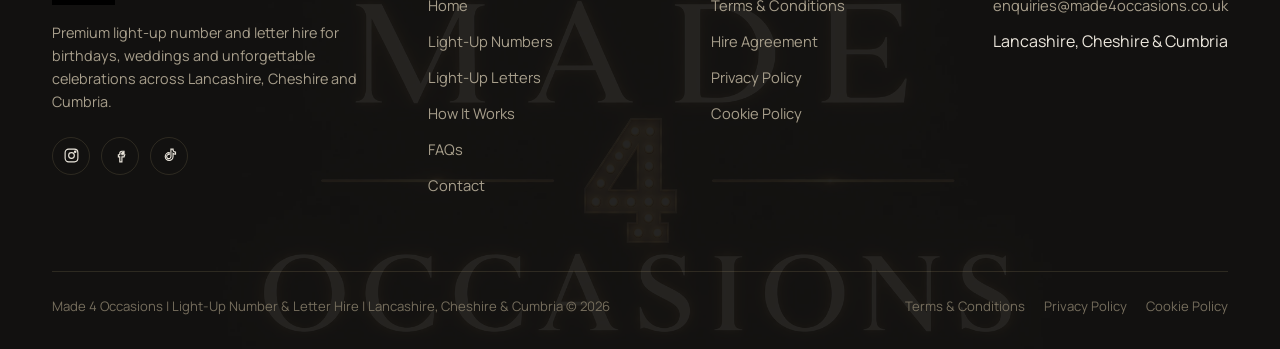
<file: light-up-letters.html>
<!doctype html>
<html lang="en-GB">
<head>
<meta charset="UTF-8">
<meta name="viewport" content="width=device-width, initial-scale=1">
<title>Light-Up Letter Hire | BABY, BRIDE, LOVE &amp; More | Made for Occasions</title>
<meta name="description" content="Illuminated letter hire from Made for Occasions — BABY, BRIDE, MR &amp; MRS, LOVE, ENGAGED and custom wording, collection or delivery across Lancashire, Cheshire and Cumbria.">
<link rel="canonical" href="https://www.made4occasions.co.uk/light-up-letters.html">
<meta property="og:type" content="website">
<meta property="og:title" content="Light-Up Letter Hire | Made for Occasions">
<meta property="og:description" content="Illuminated letters for hire across Lancashire, Cheshire and Cumbria — standard wording and bespoke lettering, collection or delivery available, setup included with delivery.">
<meta property="og:image" content="assets/img/logo/made-for-occasions-logo.png">
<link rel="icon" type="image/png" sizes="32x32" href="assets/img/logo/favicon-32.png">
<link rel="apple-touch-icon" href="assets/img/logo/favicon-180.png">
<link rel="preconnect" href="https://fonts.googleapis.com">
<link rel="preconnect" href="https://fonts.gstatic.com" crossorigin>
<link href="https://fonts.googleapis.com/css2?family=Manrope:wght@500;600;700;800&display=swap" rel="stylesheet">
<link rel="stylesheet" href="assets/css/style.css">
</head>
<body>
<a class="sr-only" href="#main">Skip to main content</a>

<header class="site-header">
  <div class="container">
    <a href="index.html" class="brand" aria-label="Made for Occasions — Home">
      <img src="assets/img/logo/made-for-occasions-wordmark.png" alt="" class="brand-logo" width="101" height="54">
      <span class="brand-word">Made for Occasions</span>
    </a>
    <nav class="nav-desktop" aria-label="Primary">
      <ul class="nav-links">
        <li><a href="index.html">Home</a></li>
        <li><a href="light-up-numbers.html">Light-Up Numbers</a></li>
        <li><a href="light-up-letters.html" aria-current="page">Light-Up Letters</a></li>
        <li><a href="how-it-works.html">How It Works</a></li>
        <li><a href="faqs.html">FAQs</a></li>
        <li><a href="about.html">About</a></li>
        <li><a href="contact.html">Contact</a></li>
      </ul>
      <a href="contact.html" class="btn btn-primary" data-track="check_availability_clicked">Check Availability</a>
    </nav>
    <button class="nav-toggle" aria-label="Open menu" aria-expanded="false" aria-controls="mobile-menu">
      <svg viewBox="0 0 24 24" fill="none" stroke="currentColor" stroke-width="2" stroke-linecap="round"><line x1="3" y1="6" x2="21" y2="6"/><line x1="3" y1="12" x2="21" y2="12"/><line x1="3" y1="18" x2="21" y2="18"/></svg>
    </button>
  </div>
</header>
<div class="nav-mobile" id="mobile-menu">
  <div class="container">
    <ul>
      <li><a href="index.html">Home</a></li>
      <li><a href="light-up-numbers.html">Light-Up Numbers</a></li>
      <li><a href="light-up-letters.html">Light-Up Letters</a></li>
      <li><a href="how-it-works.html">How It Works</a></li>
      <li><a href="faqs.html">FAQs</a></li>
      <li><a href="about.html">About</a></li>
      <li><a href="contact.html">Contact</a></li>
    </ul>
    <a href="contact.html" class="btn btn-primary btn-block btn-lg">Check Availability</a>
  </div>
</div>

<main id="main">

  <section class="page-hero">
    <div class="container">
      <p class="breadcrumb"><a href="index.html">Home</a> / Light-Up Letters</p>
      <p class="eyebrow">Now available</p>
      <h1 class="h1 mt-2">Light-Up Letters</h1>
      <p class="lede mt-3">The same freestanding, colour-changing illuminated finish as our signature numbers — now spelling out the moment itself. From a standard word set to fully custom wording, made to order for your celebration.</p>
      <div class="hero-actions mt-4">
        <a href="contact.html" class="btn btn-primary" data-track="check_availability_clicked">Check Availability</a>
        <a href="#words" class="btn btn-secondary">See Our Words</a>
      </div>
    </div>
  </section>

  <section class="section">
    <div class="container grid grid-2" style="align-items:center;">
      <div class="reveal" style="aspect-ratio:5/4;border-radius:var(--radius-lg);overflow:hidden;">
        <img src="assets/img/photos/colour-bride-wedding.webp" alt="Large light-up BRIDE letters with colour-changing pink and blue bulbs at a wedding" style="width:100%;height:100%;object-fit:cover;display:block;" loading="lazy">
      </div>
      <div class="reveal">
        <h2 class="h2">A natural extension of the range</h2>
        <p class="lede mt-3">Illuminated letters are built the same way as our numbers — freestanding, fitted with colour-changing LED bulbs, and designed to be the centrepiece of a room rather than an afterthought. Whether it's announcing an engagement, welcoming a new arrival or dressing a wedding top table, they're made to photograph as beautifully as they look in person.</p>
        <ul style="margin-top:var(--space-3);display:grid;gap:0.7rem;">
          <li class="text-muted">Large freestanding design</li>
          <li class="text-muted">Colour-changing bulbs — warm-white or a colour to match your theme</li>
          <li class="text-muted">Professionally finished for a premium look</li>
          <li class="text-muted">Suitable for indoor and covered venues, like marquees, with venue-friendly setup</li>
          <li class="text-muted">Collection or delivery available</li>
          <li class="text-muted">Made to order once your booking is confirmed</li>
        </ul>
      </div>
    </div>
  </section>

  <!-- SPECIFICATIONS -->
  <section class="section" style="background:var(--bg-elevated);border-top:1px solid var(--border-subtle);border-bottom:1px solid var(--border-subtle);">
    <div class="container">
      <div class="section-head">
        <p class="eyebrow">The details</p>
        <h2 class="h2">Specifications</h2>
      </div>
      <table class="spec-table">
        <tbody>
          <tr><td>Height</td><td><span data-cfg="spec-height"></span></td></tr>
          <tr><td>Width</td><td><span data-cfg="spec-width"></span></td></tr>
          <tr><td>Power requirements</td><td><span data-cfg="spec-power"></span></td></tr>
          <tr><td>Hire period</td><td><span data-cfg="spec-hire"></span></td></tr>
          <tr><td>Indoor / covered use</td><td><span data-cfg="spec-indoor"></span></td></tr>
          <tr><td>Finish</td><td>Colour-changing illuminated bulbs (warm-white or a colour of your choice), freestanding, professionally finished</td></tr>
        </tbody>
      </table>
    </div>
  </section>

  <!-- COLOUR OPTIONS -->
  <section class="section">
    <div class="container grid grid-2" style="align-items:center;">
      <div class="reveal" style="aspect-ratio:5/4;border-radius:var(--radius-lg);overflow:hidden;">
        <img src="assets/img/photos/mr-mrs-wedding.webp" alt="Large light-up MR & MRS letters in classic warm-white at a wedding reception" style="width:100%;height:100%;object-fit:cover;display:block;" loading="lazy">
      </div>
      <div class="reveal">
        <p class="eyebrow">Not just warm-white</p>
        <h2 class="h2 mt-2">You're in control of the colour</h2>
        <p class="text-muted" style="font-size:0.92rem;">Pictured here in our classic warm-white — but every letter is colour-changing.</p>
        <p class="lede mt-3" data-cfg="colours-note"></p>
        <div class="colour-swatches mt-4" data-cfg-list="colours"></div>
        <a href="contact.html" class="btn btn-primary mt-5" data-track="check_availability_clicked">Check Availability</a>
      </div>
    </div>
  </section>

  <!-- STANDARD WORD SET -->
  <section id="words" class="section">
    <div class="container">
      <div class="section-head center">
        <p class="eyebrow" style="justify-content:center;">Available to enquire about now</p>
        <h2 class="h2">Our standard word set</h2>
        <p class="lede mt-2" style="margin-left:auto;margin-right:auto;text-align:center;">Made to order once your booking is confirmed — enquire early to make sure yours is ready in time.</p>
      </div>
      <div class="grid grid-3" data-cfg-list="letters"></div>
      <div class="text-center mt-5">
        <a href="contact.html" class="btn btn-primary btn-lg" data-track="check_availability_clicked">Check Availability</a>
      </div>
    </div>
  </section>

  <!-- CUSTOM LETTERING -->
  <section class="section" style="background:var(--bg-elevated);border-top:1px solid var(--border-subtle);border-bottom:1px solid var(--border-subtle);">
    <div class="container">
      <div class="reveal" style="max-width:42em;">
        <p class="eyebrow">Bespoke option</p>
        <h2 class="h2 mt-2">Want different wording?</h2>
        <p class="lede mt-3" data-cfg="letters-custom-note">Want different wording? Custom lettering — a name, a date spelled out, or anything specific to your celebration — is available as a bespoke option at an additional cost on top of standard hire.</p>
        <p class="text-muted mt-3" style="font-size:0.92rem;">Custom pieces are made to order, so please get in touch as early as possible to discuss your wording and timings.</p>
        <a href="contact.html" class="btn btn-primary mt-4">Enquire About Custom Wording</a>
      </div>
    </div>
  </section>

  <!-- PRICING -->
  <section id="pricing" class="section" style="background:var(--bg-elevated);border-top:1px solid var(--border-subtle);border-bottom:1px solid var(--border-subtle);">
    <div class="container">
      <div class="section-head center">
        <p class="eyebrow" style="justify-content:center;">Our Prices</p>
        <h2 class="h2">Pricing</h2>
      </div>
      <div class="grid grid-3">
        <div class="price-card reveal">
          <p class="tag">Single Letter Hire</p>
          <p class="amount">From <span data-cfg="single-price">TBC</span></p>
          <ul>
            <li><svg viewBox="0 0 24 24" fill="none" stroke="currentColor" stroke-width="2"><path d="M20 6 9 17l-5-5"/></svg>One illuminated letter</li>
            <li><svg viewBox="0 0 24 24" fill="none" stroke="currentColor" stroke-width="2"><path d="M20 6 9 17l-5-5"/></svg>Collection or delivery available</li>
            <li><svg viewBox="0 0 24 24" fill="none" stroke="currentColor" stroke-width="2"><path d="M20 6 9 17l-5-5"/></svg>Setup included with delivery</li>
          </ul>
          <a href="contact.html" class="btn btn-secondary btn-block">Get Your Quote</a>
        </div>
        <div class="price-card is-featured reveal">
          <p class="tag">Two Letter Hire</p>
          <p class="amount">From <span data-cfg="two-price">TBC</span></p>
          <ul>
            <li><svg viewBox="0 0 24 24" fill="none" stroke="currentColor" stroke-width="2"><path d="M20 6 9 17l-5-5"/></svg>Two illuminated letters</li>
            <li><svg viewBox="0 0 24 24" fill="none" stroke="currentColor" stroke-width="2"><path d="M20 6 9 17l-5-5"/></svg>Collection or delivery available</li>
            <li><svg viewBox="0 0 24 24" fill="none" stroke="currentColor" stroke-width="2"><path d="M20 6 9 17l-5-5"/></svg>Setup included with delivery</li>
          </ul>
          <a href="contact.html" class="btn btn-primary btn-block">Get Your Quote</a>
        </div>
        <div class="price-card reveal">
          <p class="tag">Full Words &amp; Custom Lettering</p>
          <p class="amount" style="font-size:1.6rem;">Contact us</p>
          <ul>
            <li><svg viewBox="0 0 24 24" fill="none" stroke="currentColor" stroke-width="2"><path d="M20 6 9 17l-5-5"/></svg>Standard words or bespoke wording</li>
            <li><svg viewBox="0 0 24 24" fill="none" stroke="currentColor" stroke-width="2"><path d="M20 6 9 17l-5-5"/></svg>Priced to your celebration</li>
            <li><svg viewBox="0 0 24 24" fill="none" stroke="currentColor" stroke-width="2"><path d="M20 6 9 17l-5-5"/></svg>Corporate &amp; large event enquiries welcome</li>
          </ul>
          <a href="contact.html" class="btn btn-secondary btn-block">Ask a Question</a>
        </div>
      </div>
      <p class="text-muted text-center mt-4" style="max-width:46em;margin-left:auto;margin-right:auto;">Final pricing may depend on the word or wording chosen, venue location, and whether you choose collection or delivery.</p>
    </div>
  </section>

  <!-- CROSS-LINK TO NUMBERS -->
  <section class="section-sm">
    <div class="container">
      <div class="feature-row" style="align-items:center;border-top:none;border-bottom:none;">
        <h3 style="font-size:1.3rem;">Also available</h3>
        <p style="display:flex;flex-wrap:wrap;align-items:center;gap:1rem;">Marking an age or date instead? Our illuminated numbers use the same premium finish, ready to combine for any birthday, anniversary or milestone. <a href="light-up-numbers.html" class="btn btn-secondary">Explore Light-Up Numbers</a></p>
      </div>
    </div>
  </section>

  <section class="cta-band">
    <div class="container">
      <p class="eyebrow" style="justify-content:center;">Next step</p>
      <h2 class="h1">Ready to spell it out?</h2>
      <p class="lede">Tell us your wording, date and venue — we'll check availability and confirm your quote.</p>
      <div class="hero-actions">
        <a href="contact.html" class="btn btn-primary btn-lg" data-track="check_availability_clicked">Check Availability</a>
      </div>
    </div>
  </section>

</main>

<footer class="site-footer">
  <div class="container">
    <div class="footer-top">
      <div class="footer-brand">
        <img src="assets/img/logo/made-for-occasions-logo.png" alt="Made for Occasions">
        <p>Premium light-up number and letter hire for birthdays, weddings and unforgettable celebrations across Lancashire, Cheshire and Cumbria.</p>
        <div class="footer-social">
          <a href="#" data-cfg="instagram-href" aria-label="Instagram"><svg viewBox="0 0 24 24" fill="none" stroke="currentColor" stroke-width="1.6"><rect x="3" y="3" width="18" height="18" rx="5"/><circle cx="12" cy="12" r="4"/><circle cx="17.2" cy="6.8" r="1"/></svg></a>
          <a href="#" data-cfg="facebook-href" aria-label="Facebook"><svg viewBox="0 0 24 24" fill="none" stroke="currentColor" stroke-width="1.6"><path d="M14 9h3V6h-3c-1.7 0-3 1.3-3 3v2H9v3h2v7h3v-7h3l1-3h-4V9c0-.6.4-1 1-1Z"/></svg></a>
          <a href="#" data-cfg="tiktok-href" aria-label="TikTok"><svg viewBox="0 0 24 24" fill="none" stroke="currentColor" stroke-width="1.6"><path d="M14 4v9.5a3 3 0 1 1-2.5-3V8a5.5 5.5 0 1 0 5.5 5.5V9c1 .8 2.2 1.2 3.5 1.2V7.3A4 4 0 0 1 17 3h-3Z"/></svg></a>
        </div>
      </div>
      <div class="footer-col">
        <h4>Explore</h4>
        <ul>
          <li><a href="index.html">Home</a></li>
          <li><a href="light-up-numbers.html">Light-Up Numbers</a></li>
          <li><a href="light-up-letters.html">Light-Up Letters</a></li>
          <li><a href="how-it-works.html">How It Works</a></li>
          <li><a href="faqs.html">FAQs</a></li>
          <li><a href="contact.html">Contact</a></li>
        </ul>
      </div>
      <div class="footer-col">
        <h4>Legal</h4>
        <ul>
          <li><a href="terms-conditions.html">Terms &amp; Conditions</a></li>
          <li><a href="hire-agreement.html">Hire Agreement</a></li>
          <li><a href="privacy-policy.html">Privacy Policy</a></li>
          <li><a href="cookie-policy.html">Cookie Policy</a></li>
        </ul>
      </div>
      <div class="footer-col">
        <h4>Get in touch</h4>
        <ul>
          <li><a data-cfg="email-href" href="#"><span data-cfg="email">enquiries@made4occasions.co.uk</span></a></li>
          <li><span data-cfg="service-region">Lancashire, Cheshire &amp; Cumbria</span></li>
        </ul>
      </div>
    </div>
    <div class="footer-bottom">
      <p>Made 4 Occasions | Light-Up Number &amp; Letter Hire | Lancashire, Cheshire &amp; Cumbria © <span data-year></span></p>
      <nav aria-label="Legal">
        <a href="terms-conditions.html">Terms &amp; Conditions</a>
        <a href="privacy-policy.html">Privacy Policy</a>
        <a href="cookie-policy.html">Cookie Policy</a>
      </nav>
    </div>
  </div>
</footer>

<div class="sticky-cta">
  <a href="contact.html" class="btn btn-primary" data-track="check_your_date_clicked">Check Your Date</a>
</div>

<script src="assets/js/config.js"></script>
<script src="assets/js/main.js"></script>
</body>
</html>
</file>
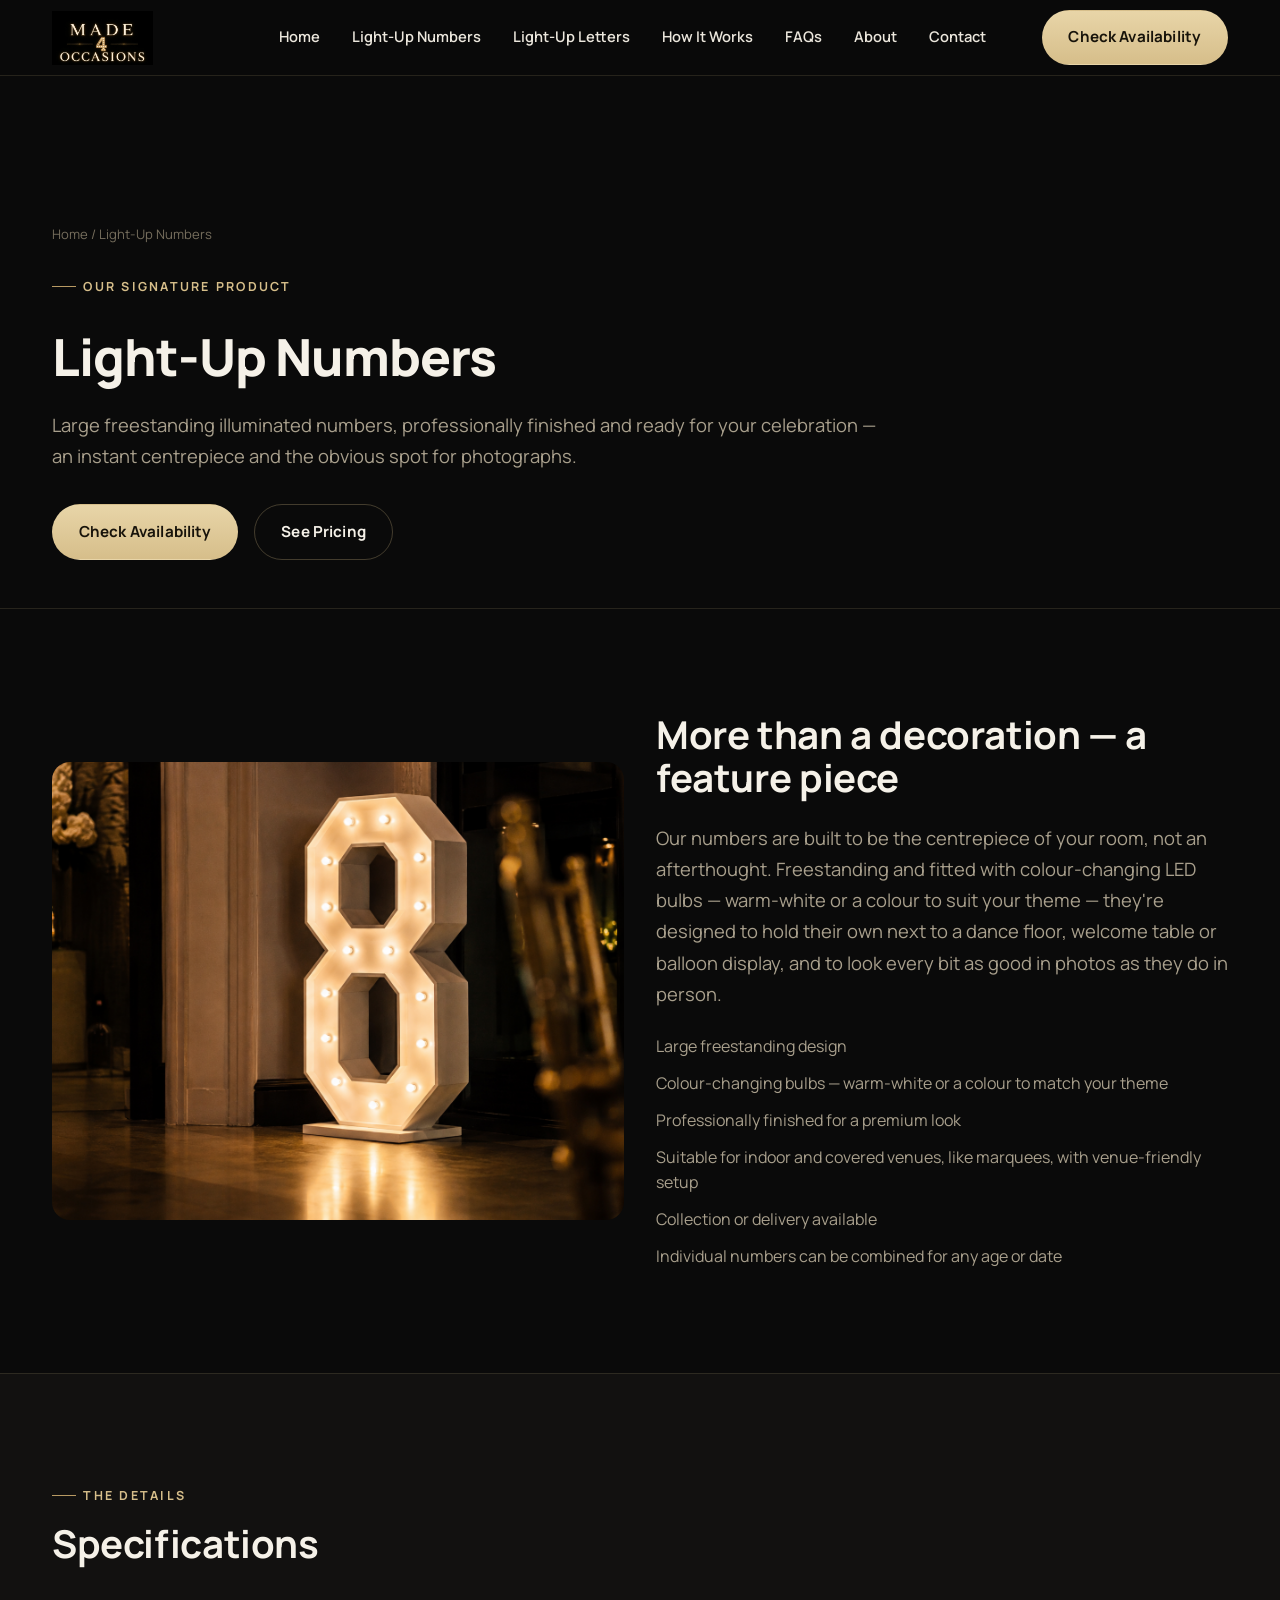
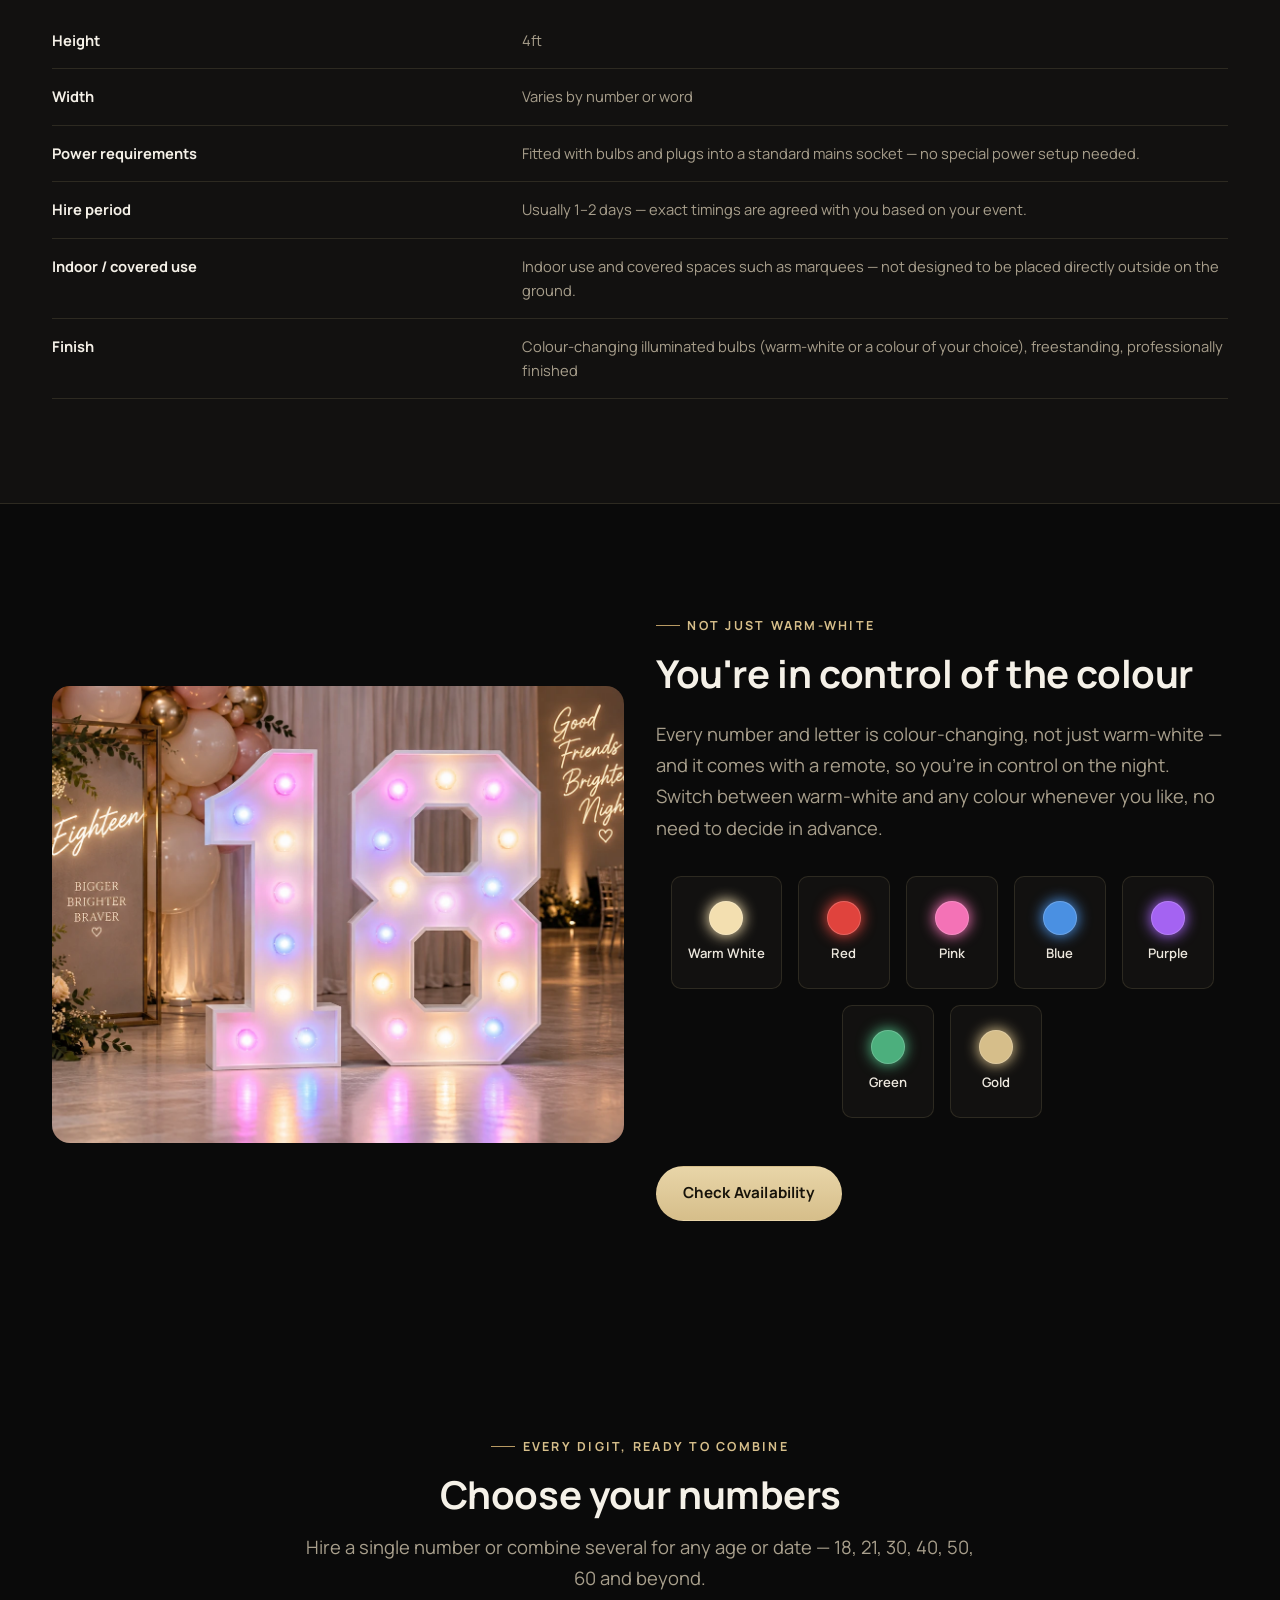
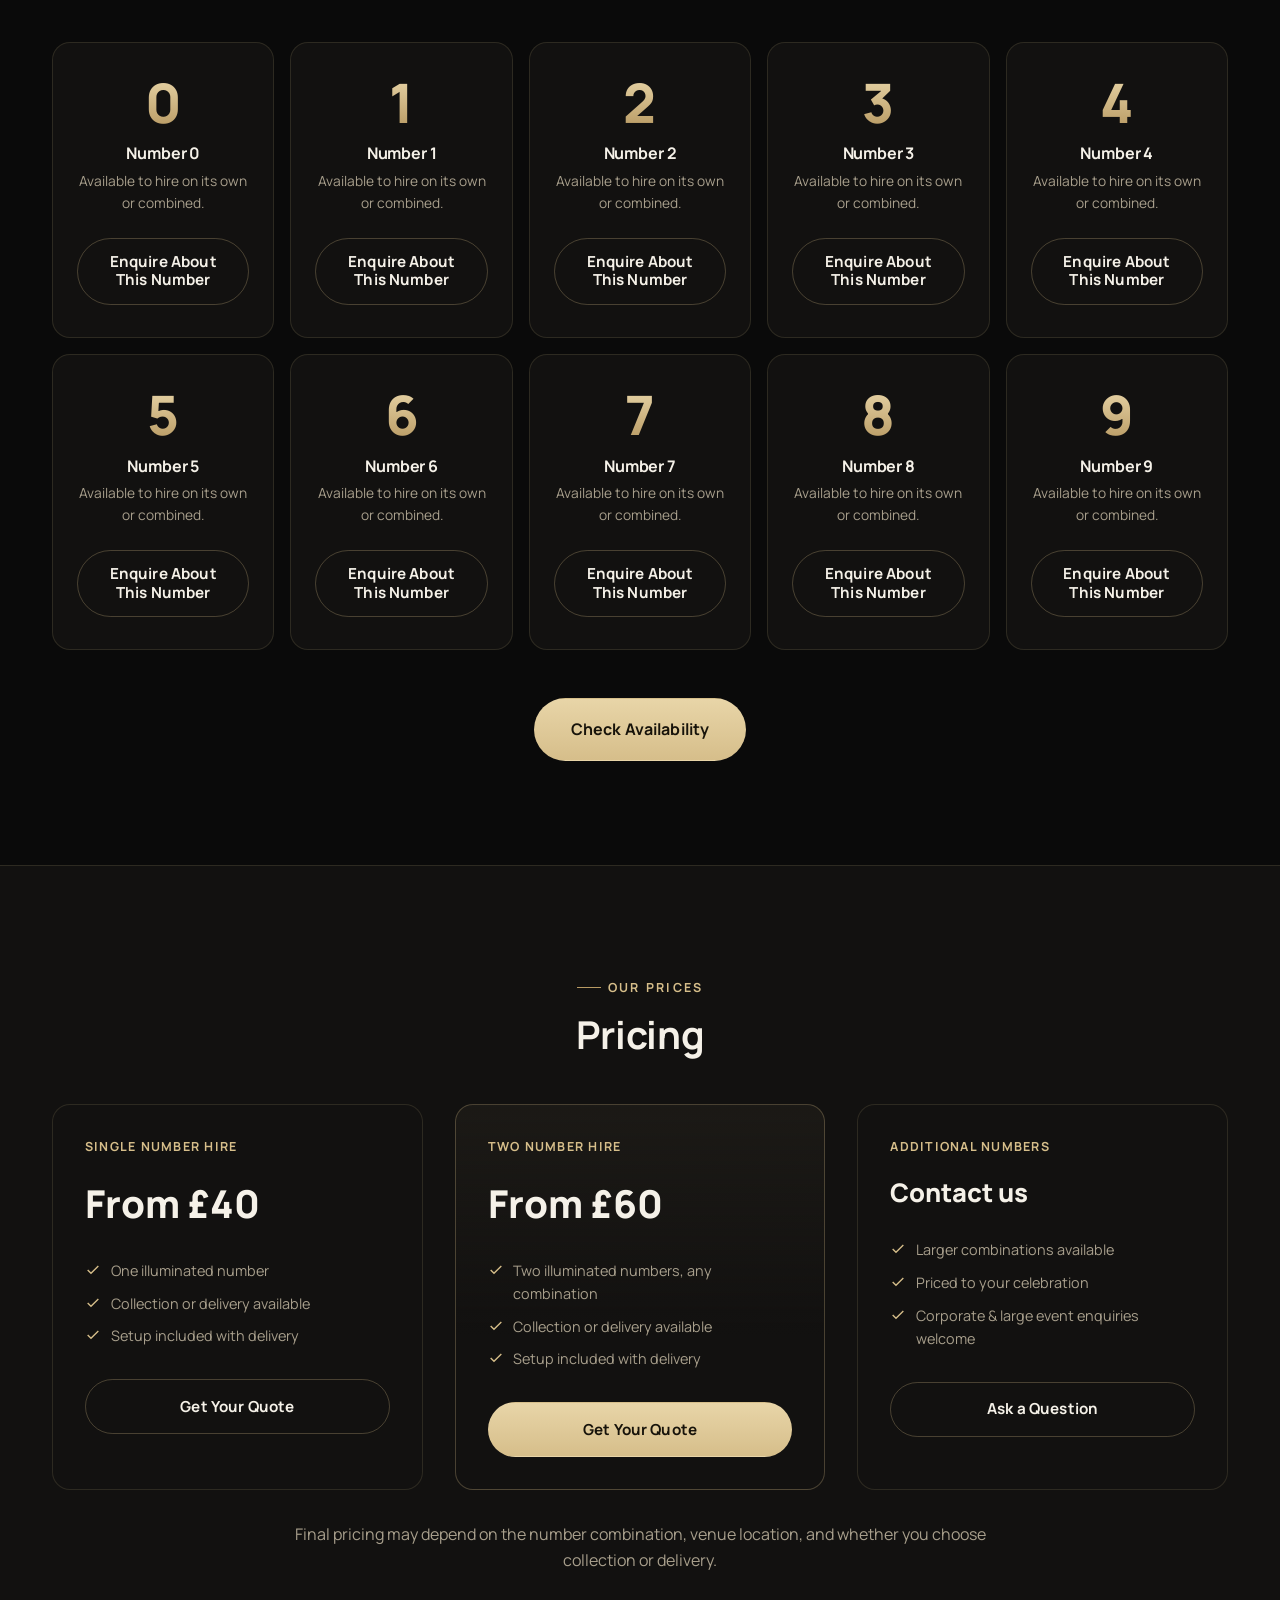
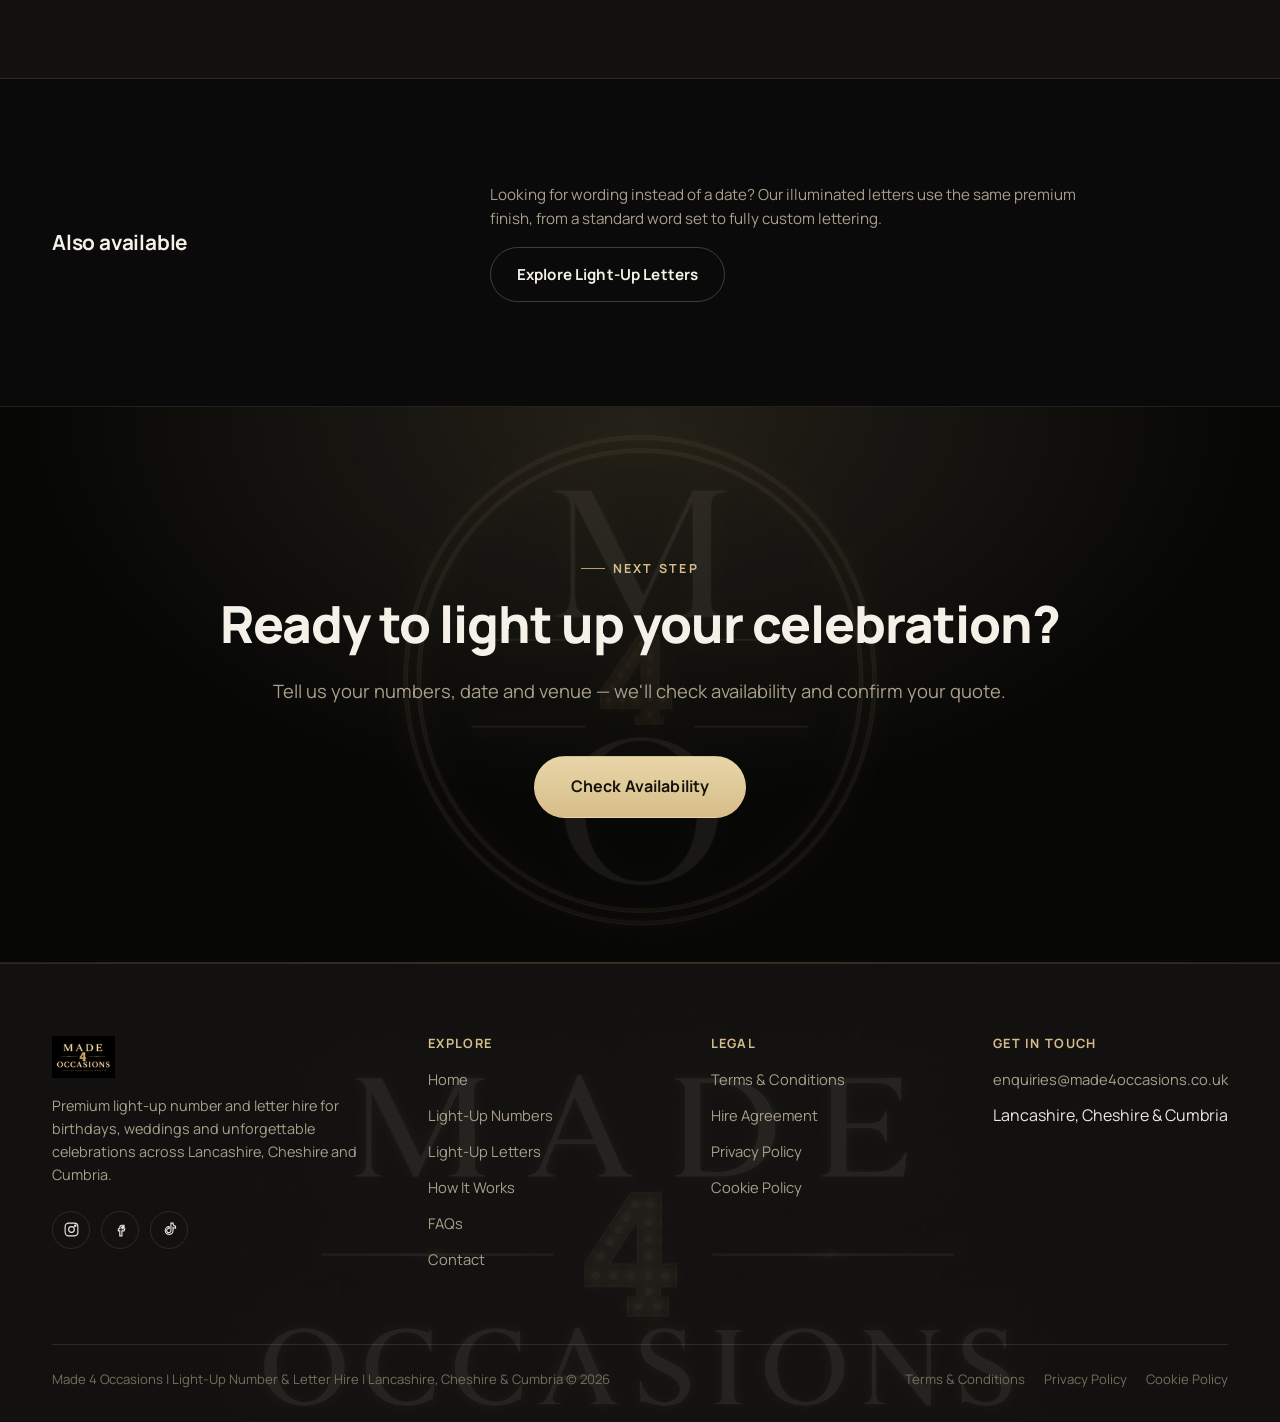
<file: light-up-numbers.html>
<!doctype html>
<html lang="en-GB">
<head>
<meta charset="UTF-8">
<meta name="viewport" content="width=device-width, initial-scale=1">
<title>Light-Up Number Hire | Sizes, Specs &amp; Pricing | Made for Occasions</title>
<meta name="description" content="Explore our large freestanding illuminated numbers — colour-changing LED lighting, professional finish, collection or delivery across Lancashire, Cheshire and Cumbria. Check availability today.">
<link rel="canonical" href="https://www.made4occasions.co.uk/light-up-numbers.html">
<meta property="og:type" content="website">
<meta property="og:title" content="Light-Up Number Hire | Made for Occasions">
<meta property="og:description" content="Large freestanding illuminated numbers for hire across Lancashire, Cheshire and Cumbria. Collection or delivery available, setup included with delivery.">
<meta property="og:image" content="assets/img/logo/made-for-occasions-logo.png">
<link rel="icon" type="image/png" sizes="32x32" href="assets/img/logo/favicon-32.png">
<link rel="apple-touch-icon" href="assets/img/logo/favicon-180.png">
<link rel="preconnect" href="https://fonts.googleapis.com">
<link rel="preconnect" href="https://fonts.gstatic.com" crossorigin>
<link href="https://fonts.googleapis.com/css2?family=Manrope:wght@500;600;700;800&display=swap" rel="stylesheet">
<link rel="stylesheet" href="assets/css/style.css">
</head>
<body>
<a class="sr-only" href="#main">Skip to main content</a>

<header class="site-header">
  <div class="container">
    <a href="index.html" class="brand" aria-label="Made for Occasions — Home">
      <img src="assets/img/logo/made-for-occasions-wordmark.png" alt="" class="brand-logo" width="101" height="54">
      <span class="brand-word">Made for Occasions</span>
    </a>
    <nav class="nav-desktop" aria-label="Primary">
      <ul class="nav-links">
        <li><a href="index.html">Home</a></li>
        <li><a href="light-up-numbers.html" aria-current="page">Light-Up Numbers</a></li>
        <li><a href="light-up-letters.html">Light-Up Letters</a></li>
        <li><a href="how-it-works.html">How It Works</a></li>
        <li><a href="faqs.html">FAQs</a></li>
        <li><a href="about.html">About</a></li>
        <li><a href="contact.html">Contact</a></li>
      </ul>
      <a href="contact.html" class="btn btn-primary" data-track="check_availability_clicked">Check Availability</a>
    </nav>
    <button class="nav-toggle" aria-label="Open menu" aria-expanded="false" aria-controls="mobile-menu">
      <svg viewBox="0 0 24 24" fill="none" stroke="currentColor" stroke-width="2" stroke-linecap="round"><line x1="3" y1="6" x2="21" y2="6"/><line x1="3" y1="12" x2="21" y2="12"/><line x1="3" y1="18" x2="21" y2="18"/></svg>
    </button>
  </div>
</header>
<div class="nav-mobile" id="mobile-menu">
  <div class="container">
    <ul>
      <li><a href="index.html">Home</a></li>
      <li><a href="light-up-numbers.html">Light-Up Numbers</a></li>
      <li><a href="light-up-letters.html">Light-Up Letters</a></li>
      <li><a href="how-it-works.html">How It Works</a></li>
      <li><a href="faqs.html">FAQs</a></li>
      <li><a href="about.html">About</a></li>
      <li><a href="contact.html">Contact</a></li>
    </ul>
    <a href="contact.html" class="btn btn-primary btn-block btn-lg">Check Availability</a>
  </div>
</div>

<main id="main">

  <section class="page-hero">
    <div class="container">
      <p class="breadcrumb"><a href="index.html">Home</a> / Light-Up Numbers</p>
      <p class="eyebrow">Our signature product</p>
      <h1 class="h1 mt-2">Light-Up Numbers</h1>
      <p class="lede mt-3">Large freestanding illuminated numbers, professionally finished and ready for your celebration — an instant centrepiece and the obvious spot for photographs.</p>
      <div class="hero-actions mt-4">
        <a href="contact.html" class="btn btn-primary" data-track="check_availability_clicked">Check Availability</a>
        <a href="#pricing" class="btn btn-secondary">See Pricing</a>
      </div>
    </div>
  </section>

  <section class="section">
    <div class="container grid grid-2" style="align-items:center;">
      <div class="reveal" style="aspect-ratio:5/4;border-radius:var(--radius-lg);overflow:hidden;">
        <img src="assets/img/photos/intro-8-hallway.png" alt="Large illuminated light-up number glowing warm-white inside an elegant event venue" style="width:100%;height:100%;object-fit:cover;display:block;" loading="lazy">
      </div>
      <div class="reveal">
        <h2 class="h2">More than a decoration — a feature piece</h2>
        <p class="lede mt-3">Our numbers are built to be the centrepiece of your room, not an afterthought. Freestanding and fitted with colour-changing LED bulbs — warm-white or a colour to suit your theme — they're designed to hold their own next to a dance floor, welcome table or balloon display, and to look every bit as good in photos as they do in person.</p>
        <ul style="margin-top:var(--space-3);display:grid;gap:0.7rem;">
          <li class="text-muted">Large freestanding design</li>
          <li class="text-muted">Colour-changing bulbs — warm-white or a colour to match your theme</li>
          <li class="text-muted">Professionally finished for a premium look</li>
          <li class="text-muted">Suitable for indoor and covered venues, like marquees, with venue-friendly setup</li>
          <li class="text-muted">Collection or delivery available</li>
          <li class="text-muted">Individual numbers can be combined for any age or date</li>
        </ul>
      </div>
    </div>
  </section>

  <!-- SPECIFICATIONS -->
  <section class="section" style="background:var(--bg-elevated);border-top:1px solid var(--border-subtle);border-bottom:1px solid var(--border-subtle);">
    <div class="container">
      <div class="section-head">
        <p class="eyebrow">The details</p>
        <h2 class="h2">Specifications</h2>
      </div>
      <table class="spec-table">
        <tbody>
          <tr><td>Height</td><td><span data-cfg="spec-height"></span></td></tr>
          <tr><td>Width</td><td><span data-cfg="spec-width"></span></td></tr>
          <tr><td>Power requirements</td><td><span data-cfg="spec-power"></span></td></tr>
          <tr><td>Hire period</td><td><span data-cfg="spec-hire"></span></td></tr>
          <tr><td>Indoor / covered use</td><td><span data-cfg="spec-indoor"></span></td></tr>
          <tr><td>Finish</td><td>Colour-changing illuminated bulbs (warm-white or a colour of your choice), freestanding, professionally finished</td></tr>
        </tbody>
      </table>
    </div>
  </section>

  <!-- COLOUR OPTIONS -->
  <section class="section">
    <div class="container grid grid-2" style="align-items:center;">
      <div class="reveal" style="aspect-ratio:5/4;border-radius:var(--radius-lg);overflow:hidden;">
        <img src="assets/img/photos/colour-18-birthday.webp" alt="Large light-up number 18 with colour-changing pink and blue bulbs at a birthday celebration" style="width:100%;height:100%;object-fit:cover;display:block;" loading="lazy">
      </div>
      <div class="reveal">
        <p class="eyebrow">Not just warm-white</p>
        <h2 class="h2 mt-2">You're in control of the colour</h2>
        <p class="lede mt-3" data-cfg="colours-note"></p>
        <div class="colour-swatches mt-4" data-cfg-list="colours"></div>
        <a href="contact.html" class="btn btn-primary mt-5" data-track="check_availability_clicked">Check Availability</a>
      </div>
    </div>
  </section>

  <!-- INVENTORY -->
  <section class="section">
    <div class="container">
      <div class="section-head center">
        <p class="eyebrow" style="justify-content:center;">Every digit, ready to combine</p>
        <h2 class="h2">Choose your numbers</h2>
        <p class="lede mt-2" style="margin-left:auto;margin-right:auto;text-align:center;">Hire a single number or combine several for any age or date — 18, 21, 30, 40, 50, 60 and beyond.</p>
      </div>
      <div class="grid" style="grid-template-columns:repeat(2,1fr);gap:1rem;" data-cfg-list="inventory"></div>
      <style>@media(min-width:640px){[data-cfg-list="inventory"]{grid-template-columns:repeat(5,1fr) !important;}}</style>
      <div class="text-center mt-5">
        <a href="contact.html" class="btn btn-primary btn-lg" data-track="check_availability_clicked">Check Availability</a>
      </div>
    </div>
  </section>

  <!-- PRICING -->
  <section id="pricing" class="section" style="background:var(--bg-elevated);border-top:1px solid var(--border-subtle);border-bottom:1px solid var(--border-subtle);">
    <div class="container">
      <div class="section-head center">
        <p class="eyebrow" style="justify-content:center;">Our Prices</p>
        <h2 class="h2">Pricing</h2>
      </div>
      <div class="grid grid-3">
        <div class="price-card reveal">
          <p class="tag">Single Number Hire</p>
          <p class="amount">From <span data-cfg="single-price">TBC</span></p>
          <ul>
            <li><svg viewBox="0 0 24 24" fill="none" stroke="currentColor" stroke-width="2"><path d="M20 6 9 17l-5-5"/></svg>One illuminated number</li>
            <li><svg viewBox="0 0 24 24" fill="none" stroke="currentColor" stroke-width="2"><path d="M20 6 9 17l-5-5"/></svg>Collection or delivery available</li>
            <li><svg viewBox="0 0 24 24" fill="none" stroke="currentColor" stroke-width="2"><path d="M20 6 9 17l-5-5"/></svg>Setup included with delivery</li>
          </ul>
          <a href="contact.html" class="btn btn-secondary btn-block">Get Your Quote</a>
        </div>
        <div class="price-card is-featured reveal">
          <p class="tag">Two Number Hire</p>
          <p class="amount">From <span data-cfg="two-price">TBC</span></p>
          <ul>
            <li><svg viewBox="0 0 24 24" fill="none" stroke="currentColor" stroke-width="2"><path d="M20 6 9 17l-5-5"/></svg>Two illuminated numbers, any combination</li>
            <li><svg viewBox="0 0 24 24" fill="none" stroke="currentColor" stroke-width="2"><path d="M20 6 9 17l-5-5"/></svg>Collection or delivery available</li>
            <li><svg viewBox="0 0 24 24" fill="none" stroke="currentColor" stroke-width="2"><path d="M20 6 9 17l-5-5"/></svg>Setup included with delivery</li>
          </ul>
          <a href="contact.html" class="btn btn-primary btn-block">Get Your Quote</a>
        </div>
        <div class="price-card reveal">
          <p class="tag">Additional Numbers</p>
          <p class="amount" style="font-size:1.6rem;">Contact us</p>
          <ul>
            <li><svg viewBox="0 0 24 24" fill="none" stroke="currentColor" stroke-width="2"><path d="M20 6 9 17l-5-5"/></svg>Larger combinations available</li>
            <li><svg viewBox="0 0 24 24" fill="none" stroke="currentColor" stroke-width="2"><path d="M20 6 9 17l-5-5"/></svg>Priced to your celebration</li>
            <li><svg viewBox="0 0 24 24" fill="none" stroke="currentColor" stroke-width="2"><path d="M20 6 9 17l-5-5"/></svg>Corporate &amp; large event enquiries welcome</li>
          </ul>
          <a href="contact.html" class="btn btn-secondary btn-block">Ask a Question</a>
        </div>
      </div>
      <p class="text-muted text-center mt-4" style="max-width:46em;margin-left:auto;margin-right:auto;">Final pricing may depend on the number combination, venue location, and whether you choose collection or delivery.</p>
    </div>
  </section>

  <!-- CROSS-LINK TO LETTERS -->
  <section class="section-sm">
    <div class="container">
      <div class="feature-row" style="align-items:center;border-top:none;border-bottom:none;">
        <h3 style="font-size:1.3rem;">Also available</h3>
        <p style="display:flex;flex-wrap:wrap;align-items:center;gap:1rem;">Looking for wording instead of a date? Our illuminated letters use the same premium finish, from a standard word set to fully custom lettering. <a href="light-up-letters.html" class="btn btn-secondary">Explore Light-Up Letters</a></p>
      </div>
    </div>
  </section>

  <section class="cta-band">
    <div class="container">
      <p class="eyebrow" style="justify-content:center;">Next step</p>
      <h2 class="h1">Ready to light up your celebration?</h2>
      <p class="lede">Tell us your numbers, date and venue — we'll check availability and confirm your quote.</p>
      <div class="hero-actions">
        <a href="contact.html" class="btn btn-primary btn-lg" data-track="check_availability_clicked">Check Availability</a>
      </div>
    </div>
  </section>

</main>

<footer class="site-footer">
  <div class="container">
    <div class="footer-top">
      <div class="footer-brand">
        <img src="assets/img/logo/made-for-occasions-logo.png" alt="Made for Occasions">
        <p>Premium light-up number and letter hire for birthdays, weddings and unforgettable celebrations across Lancashire, Cheshire and Cumbria.</p>
        <div class="footer-social">
          <a href="#" data-cfg="instagram-href" aria-label="Instagram"><svg viewBox="0 0 24 24" fill="none" stroke="currentColor" stroke-width="1.6"><rect x="3" y="3" width="18" height="18" rx="5"/><circle cx="12" cy="12" r="4"/><circle cx="17.2" cy="6.8" r="1"/></svg></a>
          <a href="#" data-cfg="facebook-href" aria-label="Facebook"><svg viewBox="0 0 24 24" fill="none" stroke="currentColor" stroke-width="1.6"><path d="M14 9h3V6h-3c-1.7 0-3 1.3-3 3v2H9v3h2v7h3v-7h3l1-3h-4V9c0-.6.4-1 1-1Z"/></svg></a>
          <a href="#" data-cfg="tiktok-href" aria-label="TikTok"><svg viewBox="0 0 24 24" fill="none" stroke="currentColor" stroke-width="1.6"><path d="M14 4v9.5a3 3 0 1 1-2.5-3V8a5.5 5.5 0 1 0 5.5 5.5V9c1 .8 2.2 1.2 3.5 1.2V7.3A4 4 0 0 1 17 3h-3Z"/></svg></a>
        </div>
      </div>
      <div class="footer-col">
        <h4>Explore</h4>
        <ul>
          <li><a href="index.html">Home</a></li>
          <li><a href="light-up-numbers.html">Light-Up Numbers</a></li>
          <li><a href="light-up-letters.html">Light-Up Letters</a></li>
          <li><a href="how-it-works.html">How It Works</a></li>
          <li><a href="faqs.html">FAQs</a></li>
          <li><a href="contact.html">Contact</a></li>
        </ul>
      </div>
      <div class="footer-col">
        <h4>Legal</h4>
        <ul>
          <li><a href="terms-conditions.html">Terms &amp; Conditions</a></li>
          <li><a href="hire-agreement.html">Hire Agreement</a></li>
          <li><a href="privacy-policy.html">Privacy Policy</a></li>
          <li><a href="cookie-policy.html">Cookie Policy</a></li>
        </ul>
      </div>
      <div class="footer-col">
        <h4>Get in touch</h4>
        <ul>
          <li><a data-cfg="email-href" href="#"><span data-cfg="email">enquiries@made4occasions.co.uk</span></a></li>
          <li><span data-cfg="service-region">Lancashire, Cheshire &amp; Cumbria</span></li>
        </ul>
      </div>
    </div>
    <div class="footer-bottom">
      <p>Made 4 Occasions | Light-Up Number &amp; Letter Hire | Lancashire, Cheshire &amp; Cumbria © <span data-year></span></p>
      <nav aria-label="Legal">
        <a href="terms-conditions.html">Terms &amp; Conditions</a>
        <a href="privacy-policy.html">Privacy Policy</a>
        <a href="cookie-policy.html">Cookie Policy</a>
      </nav>
    </div>
  </div>
</footer>

<div class="sticky-cta">
  <a href="contact.html" class="btn btn-primary" data-track="check_your_date_clicked">Check Your Date</a>
</div>

<script src="assets/js/config.js"></script>
<script src="assets/js/main.js"></script>
</body>
</html>
</file>
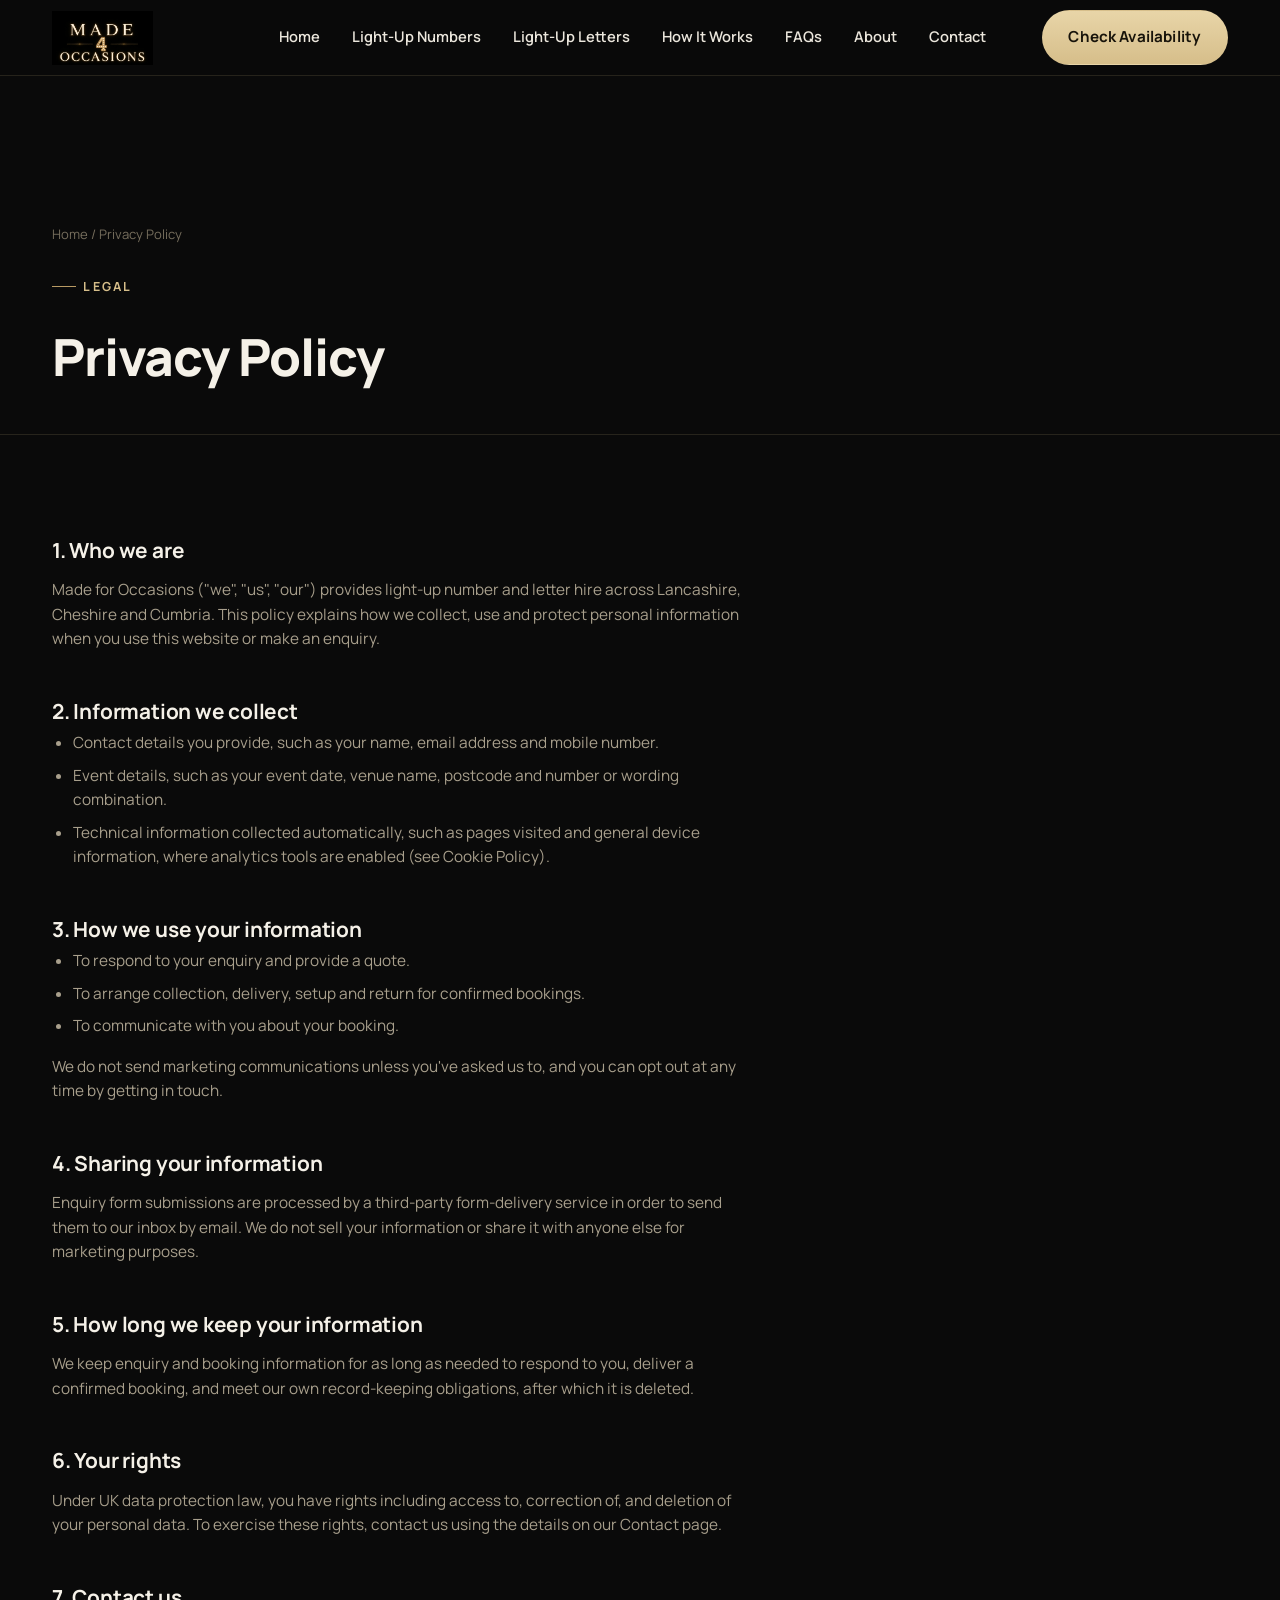
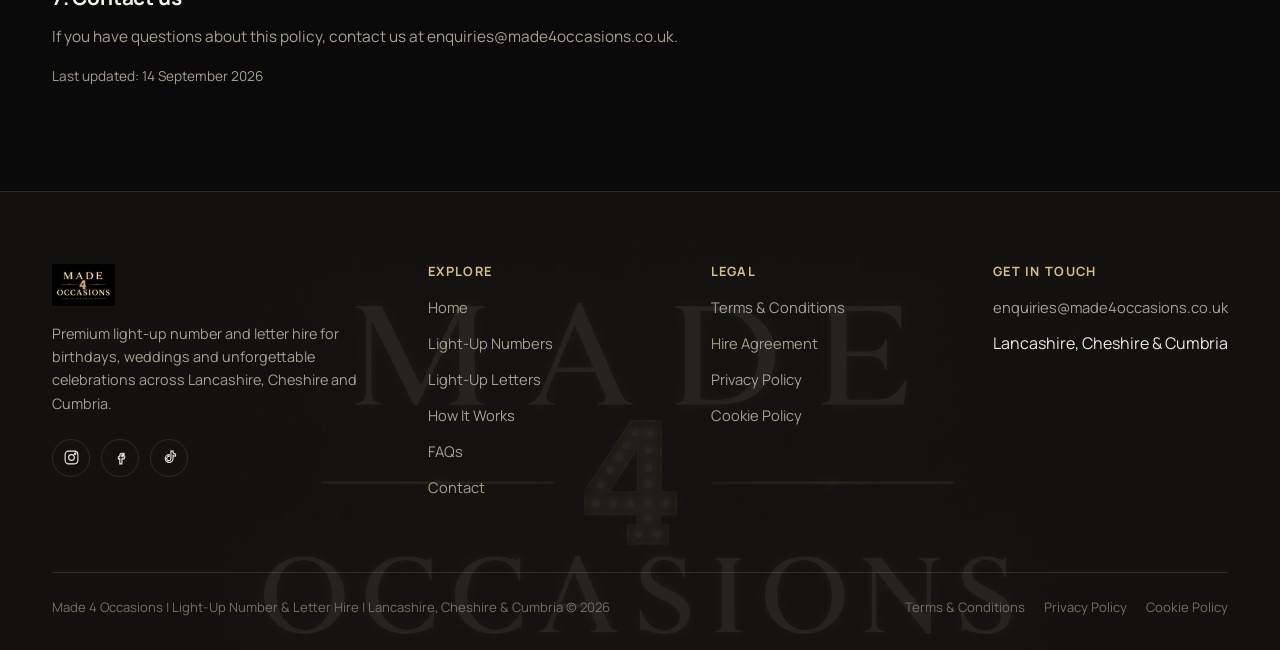
<file: privacy-policy.html>
<!doctype html>
<html lang="en-GB">
<head>
<meta charset="UTF-8">
<meta name="viewport" content="width=device-width, initial-scale=1">
<title>Privacy Policy | Made for Occasions</title>
<meta name="description" content="How Made for Occasions collects, uses and protects your personal information.">
<meta name="robots" content="noindex, follow">
<link rel="canonical" href="https://www.made4occasions.co.uk/privacy-policy.html">
<link rel="icon" type="image/png" sizes="32x32" href="assets/img/logo/favicon-32.png">
<link rel="apple-touch-icon" href="assets/img/logo/favicon-180.png">
<link rel="preconnect" href="https://fonts.googleapis.com">
<link rel="preconnect" href="https://fonts.gstatic.com" crossorigin>
<link href="https://fonts.googleapis.com/css2?family=Manrope:wght@500;600;700;800&display=swap" rel="stylesheet">
<link rel="stylesheet" href="assets/css/style.css">
</head>
<body>
<a class="sr-only" href="#main">Skip to main content</a>

<header class="site-header">
  <div class="container">
    <a href="index.html" class="brand" aria-label="Made for Occasions — Home">
      <img src="assets/img/logo/made-for-occasions-wordmark.png" alt="" class="brand-logo" width="101" height="54">
      <span class="brand-word">Made for Occasions</span>
    </a>
    <nav class="nav-desktop" aria-label="Primary">
      <ul class="nav-links">
        <li><a href="index.html">Home</a></li>
        <li><a href="light-up-numbers.html">Light-Up Numbers</a></li>
        <li><a href="light-up-letters.html">Light-Up Letters</a></li>
        <li><a href="how-it-works.html">How It Works</a></li>
        <li><a href="faqs.html">FAQs</a></li>
        <li><a href="about.html">About</a></li>
        <li><a href="contact.html">Contact</a></li>
      </ul>
      <a href="contact.html" class="btn btn-primary" data-track="check_availability_clicked">Check Availability</a>
    </nav>
    <button class="nav-toggle" aria-label="Open menu" aria-expanded="false" aria-controls="mobile-menu">
      <svg viewBox="0 0 24 24" fill="none" stroke="currentColor" stroke-width="2" stroke-linecap="round"><line x1="3" y1="6" x2="21" y2="6"/><line x1="3" y1="12" x2="21" y2="12"/><line x1="3" y1="18" x2="21" y2="18"/></svg>
    </button>
  </div>
</header>
<div class="nav-mobile" id="mobile-menu">
  <div class="container">
    <ul>
      <li><a href="index.html">Home</a></li>
      <li><a href="light-up-numbers.html">Light-Up Numbers</a></li>
      <li><a href="light-up-letters.html">Light-Up Letters</a></li>
      <li><a href="how-it-works.html">How It Works</a></li>
      <li><a href="faqs.html">FAQs</a></li>
      <li><a href="about.html">About</a></li>
      <li><a href="contact.html">Contact</a></li>
    </ul>
    <a href="contact.html" class="btn btn-primary btn-block btn-lg">Check Availability</a>
  </div>
</div>

<main id="main">
  <section class="page-hero">
    <div class="container">
      <p class="breadcrumb"><a href="index.html">Home</a> / Privacy Policy</p>
      <p class="eyebrow">Legal</p>
      <h1 class="h1 mt-2">Privacy Policy</h1>
    </div>
  </section>

  <section class="section">
    <div class="container">
      <div class="legal-content">
        <h2>1. Who we are</h2>
        <p>Made for Occasions ("we", "us", "our") provides light-up number and letter hire across Lancashire, Cheshire and Cumbria. This policy explains how we collect, use and protect personal information when you use this website or make an enquiry.</p>

        <h2>2. Information we collect</h2>
        <ul>
          <li>Contact details you provide, such as your name, email address and mobile number.</li>
          <li>Event details, such as your event date, venue name, postcode and number or wording combination.</li>
          <li>Technical information collected automatically, such as pages visited and general device information, where analytics tools are enabled (see Cookie Policy).</li>
        </ul>

        <h2>3. How we use your information</h2>
        <ul>
          <li>To respond to your enquiry and provide a quote.</li>
          <li>To arrange collection, delivery, setup and return for confirmed bookings.</li>
          <li>To communicate with you about your booking.</li>
        </ul>
        <p>We do not send marketing communications unless you've asked us to, and you can opt out at any time by getting in touch.</p>

        <h2>4. Sharing your information</h2>
        <p>Enquiry form submissions are processed by a third-party form-delivery service in order to send them to our inbox by email. We do not sell your information or share it with anyone else for marketing purposes.</p>

        <h2>5. How long we keep your information</h2>
        <p>We keep enquiry and booking information for as long as needed to respond to you, deliver a confirmed booking, and meet our own record-keeping obligations, after which it is deleted.</p>

        <h2>6. Your rights</h2>
        <p>Under UK data protection law, you have rights including access to, correction of, and deletion of your personal data. To exercise these rights, contact us using the details on our <a href="contact.html">Contact page</a>.</p>

        <h2>7. Contact us</h2>
        <p>If you have questions about this policy, contact us at <span data-cfg="email">enquiries@made4occasions.co.uk</span>.</p>

        <p class="mt-4" style="font-size:0.85rem;">Last updated: 14 September 2026</p>
      </div>
    </div>
  </section>
</main>

<footer class="site-footer">
  <div class="container">
    <div class="footer-top">
      <div class="footer-brand">
        <img src="assets/img/logo/made-for-occasions-logo.png" alt="Made for Occasions">
        <p>Premium light-up number and letter hire for birthdays, weddings and unforgettable celebrations across Lancashire, Cheshire and Cumbria.</p>
        <div class="footer-social">
          <a href="#" data-cfg="instagram-href" aria-label="Instagram"><svg viewBox="0 0 24 24" fill="none" stroke="currentColor" stroke-width="1.6"><rect x="3" y="3" width="18" height="18" rx="5"/><circle cx="12" cy="12" r="4"/><circle cx="17.2" cy="6.8" r="1"/></svg></a>
          <a href="#" data-cfg="facebook-href" aria-label="Facebook"><svg viewBox="0 0 24 24" fill="none" stroke="currentColor" stroke-width="1.6"><path d="M14 9h3V6h-3c-1.7 0-3 1.3-3 3v2H9v3h2v7h3v-7h3l1-3h-4V9c0-.6.4-1 1-1Z"/></svg></a>
          <a href="#" data-cfg="tiktok-href" aria-label="TikTok"><svg viewBox="0 0 24 24" fill="none" stroke="currentColor" stroke-width="1.6"><path d="M14 4v9.5a3 3 0 1 1-2.5-3V8a5.5 5.5 0 1 0 5.5 5.5V9c1 .8 2.2 1.2 3.5 1.2V7.3A4 4 0 0 1 17 3h-3Z"/></svg></a>
        </div>
      </div>
      <div class="footer-col">
        <h4>Explore</h4>
        <ul>
          <li><a href="index.html">Home</a></li>
          <li><a href="light-up-numbers.html">Light-Up Numbers</a></li>
          <li><a href="light-up-letters.html">Light-Up Letters</a></li>
          <li><a href="how-it-works.html">How It Works</a></li>
          <li><a href="faqs.html">FAQs</a></li>
          <li><a href="contact.html">Contact</a></li>
        </ul>
      </div>
      <div class="footer-col">
        <h4>Legal</h4>
        <ul>
          <li><a href="terms-conditions.html">Terms &amp; Conditions</a></li>
          <li><a href="hire-agreement.html">Hire Agreement</a></li>
          <li><a href="privacy-policy.html">Privacy Policy</a></li>
          <li><a href="cookie-policy.html">Cookie Policy</a></li>
        </ul>
      </div>
      <div class="footer-col">
        <h4>Get in touch</h4>
        <ul>
          <li><a data-cfg="email-href" href="#"><span data-cfg="email">enquiries@made4occasions.co.uk</span></a></li>
          <li><span data-cfg="service-region">Lancashire, Cheshire &amp; Cumbria</span></li>
        </ul>
      </div>
    </div>
    <div class="footer-bottom">
      <p>Made 4 Occasions | Light-Up Number &amp; Letter Hire | Lancashire, Cheshire &amp; Cumbria © <span data-year></span></p>
      <nav aria-label="Legal">
        <a href="terms-conditions.html">Terms &amp; Conditions</a>
        <a href="privacy-policy.html">Privacy Policy</a>
        <a href="cookie-policy.html">Cookie Policy</a>
      </nav>
    </div>
  </div>
</footer>

<script src="assets/js/config.js"></script>
<script src="assets/js/main.js"></script>
</body>
</html>
</file>
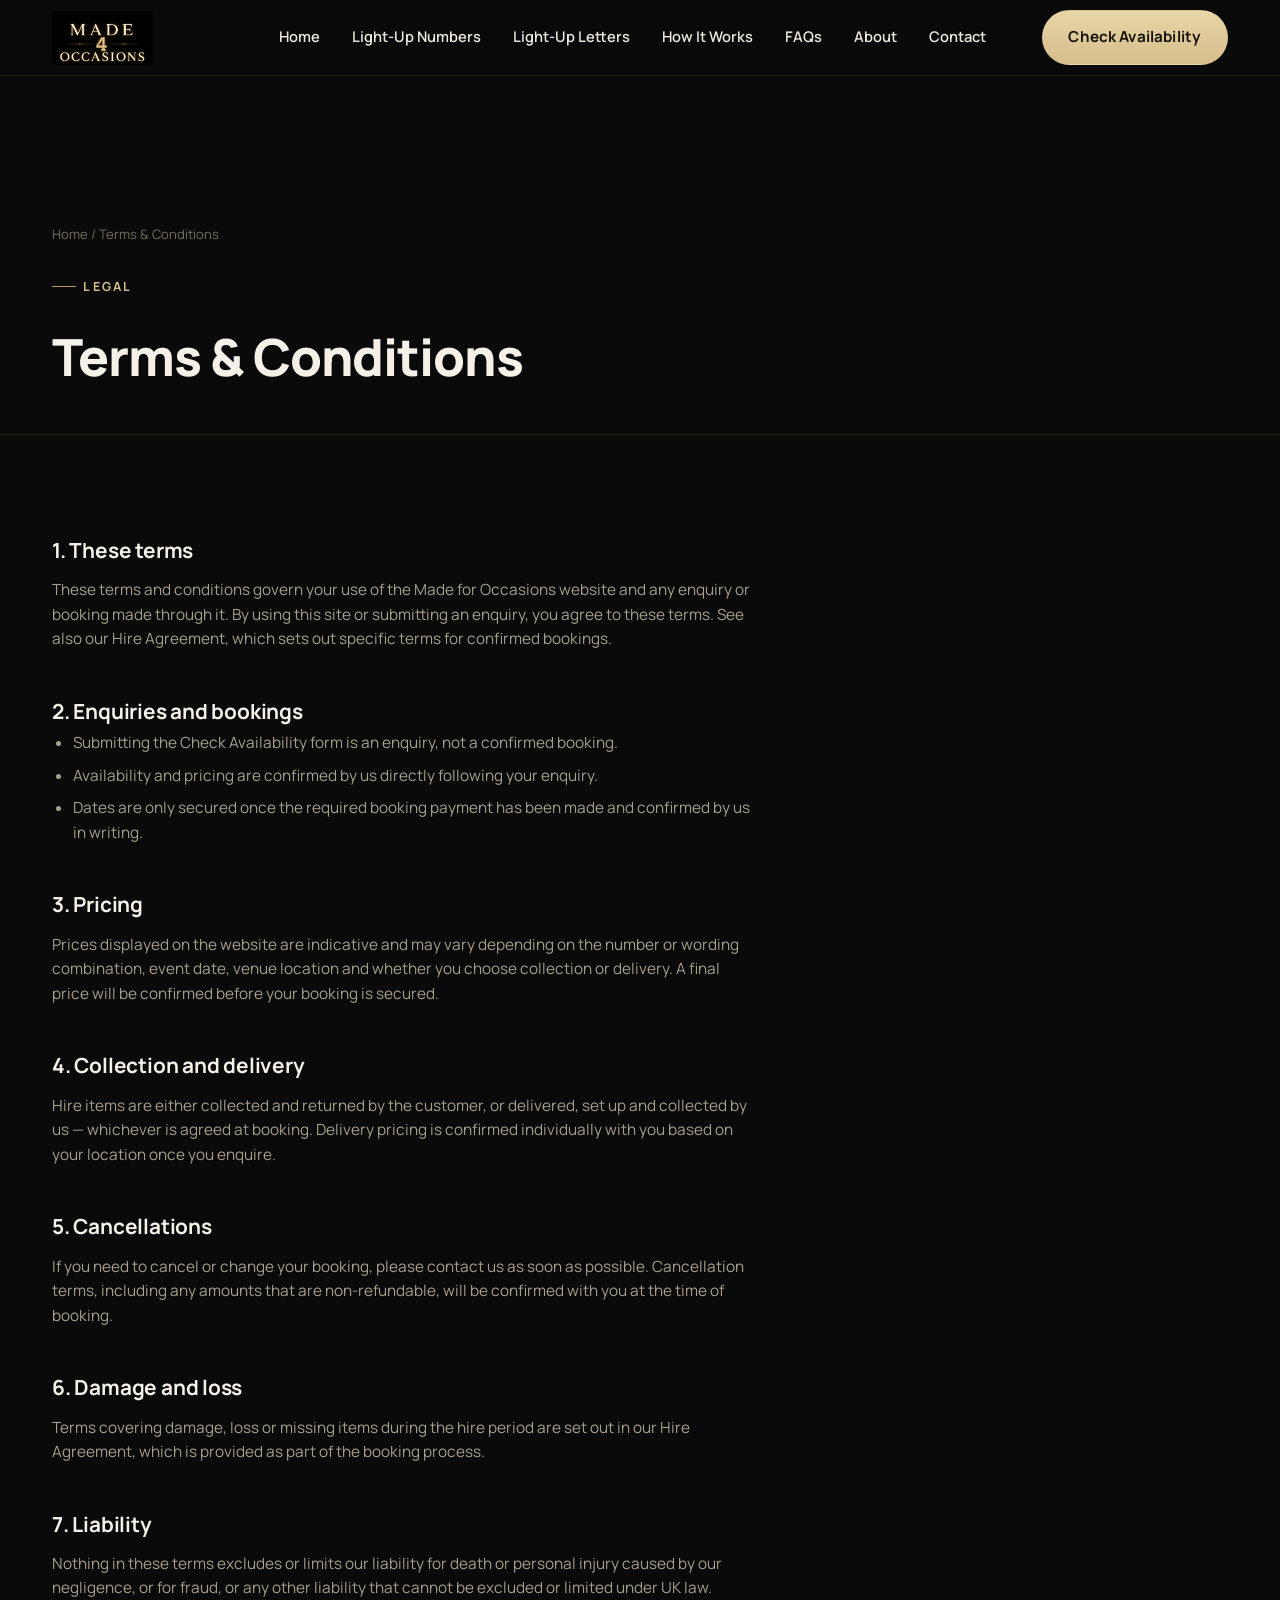
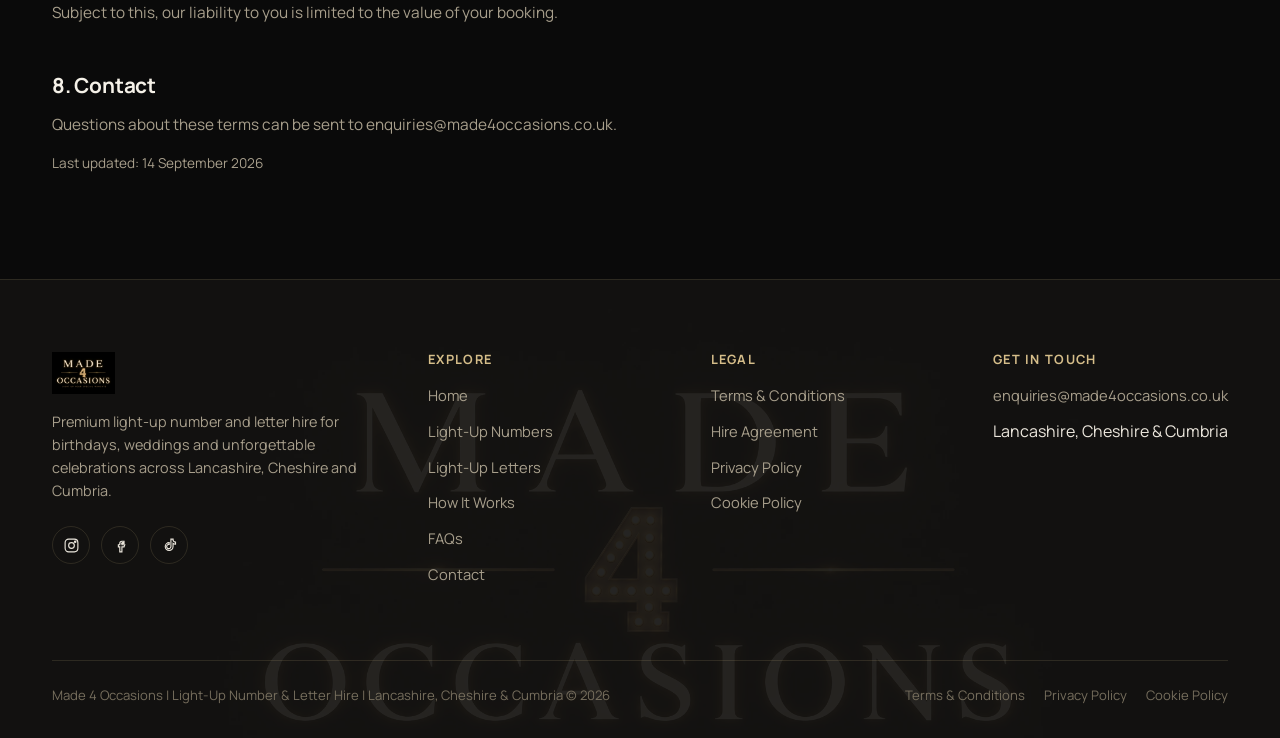
<file: terms-conditions.html>
<!doctype html>
<html lang="en-GB">
<head>
<meta charset="UTF-8">
<meta name="viewport" content="width=device-width, initial-scale=1">
<title>Terms &amp; Conditions | Made for Occasions</title>
<meta name="description" content="Terms and conditions for hiring light-up numbers and event décor from Made for Occasions.">
<meta name="robots" content="noindex, follow">
<link rel="canonical" href="https://www.made4occasions.co.uk/terms-conditions.html">
<link rel="icon" type="image/png" sizes="32x32" href="assets/img/logo/favicon-32.png">
<link rel="apple-touch-icon" href="assets/img/logo/favicon-180.png">
<link rel="preconnect" href="https://fonts.googleapis.com">
<link rel="preconnect" href="https://fonts.gstatic.com" crossorigin>
<link href="https://fonts.googleapis.com/css2?family=Manrope:wght@500;600;700;800&display=swap" rel="stylesheet">
<link rel="stylesheet" href="assets/css/style.css">
</head>
<body>
<a class="sr-only" href="#main">Skip to main content</a>

<header class="site-header">
  <div class="container">
    <a href="index.html" class="brand" aria-label="Made for Occasions — Home">
      <img src="assets/img/logo/made-for-occasions-wordmark.png" alt="" class="brand-logo" width="101" height="54">
      <span class="brand-word">Made for Occasions</span>
    </a>
    <nav class="nav-desktop" aria-label="Primary">
      <ul class="nav-links">
        <li><a href="index.html">Home</a></li>
        <li><a href="light-up-numbers.html">Light-Up Numbers</a></li>
        <li><a href="light-up-letters.html">Light-Up Letters</a></li>
        <li><a href="how-it-works.html">How It Works</a></li>
        <li><a href="faqs.html">FAQs</a></li>
        <li><a href="about.html">About</a></li>
        <li><a href="contact.html">Contact</a></li>
      </ul>
      <a href="contact.html" class="btn btn-primary" data-track="check_availability_clicked">Check Availability</a>
    </nav>
    <button class="nav-toggle" aria-label="Open menu" aria-expanded="false" aria-controls="mobile-menu">
      <svg viewBox="0 0 24 24" fill="none" stroke="currentColor" stroke-width="2" stroke-linecap="round"><line x1="3" y1="6" x2="21" y2="6"/><line x1="3" y1="12" x2="21" y2="12"/><line x1="3" y1="18" x2="21" y2="18"/></svg>
    </button>
  </div>
</header>
<div class="nav-mobile" id="mobile-menu">
  <div class="container">
    <ul>
      <li><a href="index.html">Home</a></li>
      <li><a href="light-up-numbers.html">Light-Up Numbers</a></li>
      <li><a href="light-up-letters.html">Light-Up Letters</a></li>
      <li><a href="how-it-works.html">How It Works</a></li>
      <li><a href="faqs.html">FAQs</a></li>
      <li><a href="about.html">About</a></li>
      <li><a href="contact.html">Contact</a></li>
    </ul>
    <a href="contact.html" class="btn btn-primary btn-block btn-lg">Check Availability</a>
  </div>
</div>

<main id="main">
  <section class="page-hero">
    <div class="container">
      <p class="breadcrumb"><a href="index.html">Home</a> / Terms &amp; Conditions</p>
      <p class="eyebrow">Legal</p>
      <h1 class="h1 mt-2">Terms &amp; Conditions</h1>
    </div>
  </section>

  <section class="section">
    <div class="container">
      <div class="legal-content">
        <h2>1. These terms</h2>
        <p>These terms and conditions govern your use of the Made for Occasions website and any enquiry or booking made through it. By using this site or submitting an enquiry, you agree to these terms. See also our <a href="hire-agreement.html">Hire Agreement</a>, which sets out specific terms for confirmed bookings.</p>

        <h2>2. Enquiries and bookings</h2>
        <ul>
          <li>Submitting the Check Availability form is an enquiry, not a confirmed booking.</li>
          <li>Availability and pricing are confirmed by us directly following your enquiry.</li>
          <li>Dates are only secured once the required booking payment has been made and confirmed by us in writing.</li>
        </ul>

        <h2>3. Pricing</h2>
        <p>Prices displayed on the website are indicative and may vary depending on the number or wording combination, event date, venue location and whether you choose collection or delivery. A final price will be confirmed before your booking is secured.</p>

        <h2>4. Collection and delivery</h2>
        <p>Hire items are either collected and returned by the customer, or delivered, set up and collected by us — whichever is agreed at booking. Delivery pricing is confirmed individually with you based on your location once you enquire.</p>

        <h2>5. Cancellations</h2>
        <p>If you need to cancel or change your booking, please contact us as soon as possible. Cancellation terms, including any amounts that are non-refundable, will be confirmed with you at the time of booking.</p>

        <h2>6. Damage and loss</h2>
        <p>Terms covering damage, loss or missing items during the hire period are set out in our <a href="hire-agreement.html">Hire Agreement</a>, which is provided as part of the booking process.</p>

        <h2>7. Liability</h2>
        <p>Nothing in these terms excludes or limits our liability for death or personal injury caused by our negligence, or for fraud, or any other liability that cannot be excluded or limited under UK law. Subject to this, our liability to you is limited to the value of your booking.</p>

        <h2>8. Contact</h2>
        <p>Questions about these terms can be sent to <span data-cfg="email">enquiries@made4occasions.co.uk</span>.</p>

        <p class="mt-4" style="font-size:0.85rem;">Last updated: 14 September 2026</p>
      </div>
    </div>
  </section>
</main>

<footer class="site-footer">
  <div class="container">
    <div class="footer-top">
      <div class="footer-brand">
        <img src="assets/img/logo/made-for-occasions-logo.png" alt="Made for Occasions">
        <p>Premium light-up number and letter hire for birthdays, weddings and unforgettable celebrations across Lancashire, Cheshire and Cumbria.</p>
        <div class="footer-social">
          <a href="#" data-cfg="instagram-href" aria-label="Instagram"><svg viewBox="0 0 24 24" fill="none" stroke="currentColor" stroke-width="1.6"><rect x="3" y="3" width="18" height="18" rx="5"/><circle cx="12" cy="12" r="4"/><circle cx="17.2" cy="6.8" r="1"/></svg></a>
          <a href="#" data-cfg="facebook-href" aria-label="Facebook"><svg viewBox="0 0 24 24" fill="none" stroke="currentColor" stroke-width="1.6"><path d="M14 9h3V6h-3c-1.7 0-3 1.3-3 3v2H9v3h2v7h3v-7h3l1-3h-4V9c0-.6.4-1 1-1Z"/></svg></a>
          <a href="#" data-cfg="tiktok-href" aria-label="TikTok"><svg viewBox="0 0 24 24" fill="none" stroke="currentColor" stroke-width="1.6"><path d="M14 4v9.5a3 3 0 1 1-2.5-3V8a5.5 5.5 0 1 0 5.5 5.5V9c1 .8 2.2 1.2 3.5 1.2V7.3A4 4 0 0 1 17 3h-3Z"/></svg></a>
        </div>
      </div>
      <div class="footer-col">
        <h4>Explore</h4>
        <ul>
          <li><a href="index.html">Home</a></li>
          <li><a href="light-up-numbers.html">Light-Up Numbers</a></li>
          <li><a href="light-up-letters.html">Light-Up Letters</a></li>
          <li><a href="how-it-works.html">How It Works</a></li>
          <li><a href="faqs.html">FAQs</a></li>
          <li><a href="contact.html">Contact</a></li>
        </ul>
      </div>
      <div class="footer-col">
        <h4>Legal</h4>
        <ul>
          <li><a href="terms-conditions.html">Terms &amp; Conditions</a></li>
          <li><a href="hire-agreement.html">Hire Agreement</a></li>
          <li><a href="privacy-policy.html">Privacy Policy</a></li>
          <li><a href="cookie-policy.html">Cookie Policy</a></li>
        </ul>
      </div>
      <div class="footer-col">
        <h4>Get in touch</h4>
        <ul>
          <li><a data-cfg="email-href" href="#"><span data-cfg="email">enquiries@made4occasions.co.uk</span></a></li>
          <li><span data-cfg="service-region">Lancashire, Cheshire &amp; Cumbria</span></li>
        </ul>
      </div>
    </div>
    <div class="footer-bottom">
      <p>Made 4 Occasions | Light-Up Number &amp; Letter Hire | Lancashire, Cheshire &amp; Cumbria © <span data-year></span></p>
      <nav aria-label="Legal">
        <a href="terms-conditions.html">Terms &amp; Conditions</a>
        <a href="privacy-policy.html">Privacy Policy</a>
        <a href="cookie-policy.html">Cookie Policy</a>
      </nav>
    </div>
  </div>
</footer>

<script src="assets/js/config.js"></script>
<script src="assets/js/main.js"></script>
</body>
</html>
</file>
<file: assets/css/style.css>
/* ==========================================================================
   MADE FOR OCCASIONS — GLOBAL DESIGN SYSTEM
   Premium dark event-hire brand. Mobile-first, minimal dependencies.
   ========================================================================== */

/* ---- Design tokens ------------------------------------------------------ */
:root {
  /* Colour */
  --bg-primary: #0a0a0a;
  --bg-elevated: #121110;
  --bg-elevated-2: #16140f;
  --bg-panel: #1a1712;
  --border-subtle: rgba(214, 190, 138, 0.14);
  --border-strong: rgba(214, 190, 138, 0.28);

  --gold: #d6be8a;
  --gold-bright: #e8d5a8;
  --gold-dim: #b89a63;
  --gold-05: rgba(214, 190, 138, 0.05);
  --gold-10: rgba(214, 190, 138, 0.1);
  --gold-15: rgba(214, 190, 138, 0.15);

  --ivory: #f5f1e8;
  --ivory-dim: #ece7dd;
  --text-muted: #a89f8c;
  --text-faint: #766e5d;

  /* Type */
  --font-body: "Manrope", -apple-system, BlinkMacSystemFont, "Segoe UI", sans-serif;
  --font-display: "Manrope", -apple-system, BlinkMacSystemFont, "Segoe UI", sans-serif;

  /* Spacing scale */
  --space-1: 0.5rem;
  --space-2: 1rem;
  --space-3: 1.5rem;
  --space-4: 2rem;
  --space-5: 3rem;
  --space-6: 4.5rem;
  --space-7: 6.5rem;
  --space-8: 9rem;

  /* Layout */
  --container-max: 1240px;
  --container-pad: 1.25rem;
  --radius-sm: 6px;
  --radius-md: 10px;
  --radius-lg: 18px;
  --radius-pill: 999px;

  /* Motion */
  --ease-out: cubic-bezier(0.16, 1, 0.3, 1);
  --dur-fast: 180ms;
  --dur-med: 420ms;
  --dur-slow: 800ms;

  --header-h: 76px;
}

@media (min-width: 768px) {
  :root { --container-pad: 2rem; }
}

/* ---- Reset ---------------------------------------------------------------- */
*, *::before, *::after { box-sizing: border-box; }
html { scroll-behavior: smooth; scroll-padding-top: calc(var(--header-h) + 16px); }
body {
  margin: 0;
  background: var(--bg-primary);
  color: var(--ivory-dim);
  font-family: var(--font-body);
  font-size: 16px;
  line-height: 1.6;
  -webkit-font-smoothing: antialiased;
  text-rendering: optimizeLegibility;
  overflow-x: hidden;
}
img { max-width: 100%; display: block; }
a { color: inherit; text-decoration: none; }
ul { list-style: none; margin: 0; padding: 0; }
button { font-family: inherit; cursor: pointer; }
input, select, textarea { font-family: inherit; font-size: 1rem; }
h1, h2, h3, h4, p { margin: 0; }
:focus-visible { outline: 2px solid var(--gold); outline-offset: 3px; }

@media (prefers-reduced-motion: reduce) {
  html { scroll-behavior: auto; }
  *, *::before, *::after { animation-duration: 0.01ms !important; animation-iteration-count: 1 !important; transition-duration: 0.01ms !important; scroll-behavior: auto !important; }
}

/* ---- Typography ----------------------------------------------------------- */
h1, h2, h3, h4 { font-family: var(--font-display); color: var(--ivory); font-weight: 700; letter-spacing: -0.01em; line-height: 1.12; }
.h0 { font-size: clamp(2.4rem, 6.5vw, 4.6rem); font-weight: 800; letter-spacing: -0.02em; }
.h1 { font-size: clamp(2rem, 5vw, 3.2rem); font-weight: 800; letter-spacing: -0.02em; }
.h2 { font-size: clamp(1.6rem, 3.4vw, 2.4rem); }
.h3 { font-size: clamp(1.2rem, 2.2vw, 1.5rem); }
.eyebrow {
  display: inline-flex;
  align-items: center;
  gap: 0.6em;
  font-size: 0.78rem;
  font-weight: 700;
  letter-spacing: 0.18em;
  text-transform: uppercase;
  color: var(--gold);
}
.eyebrow::before { content: ""; width: 24px; height: 1px; background: var(--gold-dim); display: inline-block; }
.lede { font-size: clamp(1rem, 1.6vw, 1.15rem); color: var(--text-muted); line-height: 1.7; max-width: 46em; }
.text-muted { color: var(--text-muted); }
.text-center { text-align: center; }

/* ---- Layout ---------------------------------------------------------------- */
.container { max-width: var(--container-max); margin: 0 auto; padding: 0 var(--container-pad); }
.section { padding: var(--space-7) 0; }
.section-sm { padding: var(--space-6) 0; }
.section-head { margin-bottom: var(--space-5); max-width: 42em; }
.section-head.center { margin-left: auto; margin-right: auto; text-align: center; }
.section-head h2 { margin-top: var(--space-2); }
.divider { height: 1px; background: linear-gradient(90deg, transparent, var(--border-subtle), transparent); border: none; }

.grid { display: grid; gap: var(--space-4); }
@media (min-width: 640px) { .grid-2 { grid-template-columns: repeat(2, 1fr); } }
@media (min-width: 900px) {
  .grid-3 { grid-template-columns: repeat(3, 1fr); }
  .grid-4 { grid-template-columns: repeat(4, 1fr); }
}

/* ---- Buttons ---------------------------------------------------------------- */
.btn {
  display: inline-flex;
  align-items: center;
  justify-content: center;
  gap: 0.5em;
  padding: 0.95em 1.7em;
  border-radius: var(--radius-pill);
  font-weight: 700;
  font-size: 0.95rem;
  letter-spacing: 0.01em;
  border: 1px solid transparent;
  transition: background var(--dur-fast) var(--ease-out), border-color var(--dur-fast) var(--ease-out);
  white-space: nowrap;
}
.btn-primary {
  background: linear-gradient(180deg, var(--gold-bright), var(--gold));
  color: #17130a;
}
.btn-primary:hover { background: var(--gold-bright); }
.btn-secondary {
  background: transparent;
  color: var(--ivory);
  border-color: var(--border-strong);
}
.btn-secondary:hover { border-color: var(--gold); background: var(--gold-05); }
.btn-ghost { background: transparent; color: var(--gold); padding: 0.6em 0.2em; }
.btn-ghost:hover { color: var(--gold-bright); }
.btn-block { width: 100%; }
.btn-lg { padding: 1.1em 2.2em; font-size: 1rem; }

/* ---- Header / Nav ------------------------------------------------------------ */
.site-header {
  position: sticky;
  top: 0;
  z-index: 100;
  height: var(--header-h);
  display: flex;
  align-items: center;
  background: rgba(10, 10, 10, 0.72);
  backdrop-filter: blur(14px) saturate(140%);
  -webkit-backdrop-filter: blur(14px) saturate(140%);
  border-bottom: 1px solid var(--border-subtle);
  transition: background var(--dur-fast) var(--ease-out);
}
.site-header .container { display: flex; align-items: center; justify-content: space-between; width: 100%; }
.brand { display: flex; align-items: center; gap: 0.65rem; }
.brand-logo { height: 54px; width: auto; }
.brand-word { display: none; }

.nav-desktop { display: none; }
@media (min-width: 1000px) {
  .nav-desktop { display: flex; align-items: center; gap: var(--space-4); }
  .nav-desktop a:not(.btn) {
    font-size: 0.92rem;
    font-weight: 600;
    color: var(--ivory-dim);
    position: relative;
    padding: 0.3em 0;
  }
  .nav-desktop a:not(.btn)::after {
    content: "";
    position: absolute;
    left: 0; right: 100%;
    bottom: -2px;
    height: 1px;
    background: var(--gold);
    transition: right var(--dur-fast) var(--ease-out);
  }
  .nav-desktop a:not(.btn):hover { color: var(--gold-bright); }
  .nav-desktop a:not(.btn):hover::after { right: 0; }
  .nav-links { display: flex; align-items: center; gap: var(--space-4); margin-right: var(--space-3); }
}

.nav-toggle {
  display: flex;
  align-items: center;
  justify-content: center;
  width: 44px; height: 44px;
  background: transparent;
  border: 1px solid var(--border-subtle);
  border-radius: var(--radius-sm);
  color: var(--ivory);
}
@media (min-width: 1000px) { .nav-toggle { display: none; } }
.nav-toggle svg { width: 20px; height: 20px; }
.nav-toggle svg line { transition: transform var(--dur-fast) var(--ease-out), opacity var(--dur-fast) var(--ease-out); transform-origin: center; }
.nav-toggle.is-active svg line:nth-child(1) { transform: translateY(6px) rotate(45deg); }
.nav-toggle.is-active svg line:nth-child(2) { opacity: 0; }
.nav-toggle.is-active svg line:nth-child(3) { transform: translateY(-6px) rotate(-45deg); }

.nav-mobile {
  position: fixed;
  inset: var(--header-h) 0 0 0;
  background: rgba(9, 9, 9, 0.98);
  display: none;
  z-index: 99;
  overflow-y: auto;
}
.nav-mobile.is-open { display: block; }
.nav-mobile .container { padding-top: var(--space-4); padding-bottom: var(--space-4); }
.nav-mobile ul { display: flex; flex-direction: column; }
.nav-mobile a {
  display: block;
  padding: 1.05rem 0;
  font-size: 1.3rem;
  font-weight: 700;
  color: var(--ivory);
  border-bottom: 1px solid var(--border-subtle);
}
.nav-mobile .btn { margin-top: var(--space-4); }
@media (min-width: 1000px) { .nav-mobile { display: none !important; } }

body.nav-open { overflow: hidden; }

/* Sticky mobile CTA */
.sticky-cta {
  position: fixed;
  left: 0; right: 0; bottom: 0;
  z-index: 90;
  padding: 0.7rem var(--container-pad) calc(0.7rem + env(safe-area-inset-bottom));
  background: linear-gradient(180deg, rgba(10,10,10,0), var(--bg-primary) 30%);
  display: flex;
}
.sticky-cta .btn { flex: 1; }
.sticky-cta.is-hidden { display: none; }
@media (min-width: 1000px) { .sticky-cta { display: none; } }

/* ---- Pre-launch announcement bar (homepage only) ------------------------------- */
.announcement-bar {
  background: var(--gold-05);
  border-bottom: 1px solid var(--border-subtle);
  padding: 0.85rem var(--container-pad);
}
.announcement-bar .container { text-align: center; }
.announcement-bar p {
  font-size: 0.9rem;
  color: var(--ivory-dim);
  line-height: 1.5;
}
.announcement-bar strong { color: var(--gold-bright); }
.announcement-bar a { color: var(--gold-bright); text-decoration: underline; text-underline-offset: 3px; font-weight: 700; }

/* ---- Hero -------------------------------------------------------------------- */
.hero {
  position: relative;
  min-height: 92svh;
  display: flex;
  align-items: flex-end;
  padding-top: var(--header-h);
  overflow: hidden;
  background: #050505;
}
.hero-media {
  position: absolute; inset: 0;
  background:
    radial-gradient(120% 90% at 50% 100%, rgba(214,190,138,0.16), transparent 60%),
    linear-gradient(180deg, rgba(5,5,5,0.25) 0%, rgba(5,5,5,0.45) 45%, rgba(5,5,5,0.88) 100%),
    url("../img/photos/hero-30-dancefloor.png") center 38% / cover no-repeat;
}
.hero-media::after {
  content: "";
  position: absolute;
  top: 50%; right: -6%;
  width: min(46vw, 640px);
  aspect-ratio: 1 / 1;
  transform: translateY(-50%);
  background-image: url("../img/logo/mo-monogram.png");
  background-size: contain;
  background-repeat: no-repeat;
  background-position: center;
  opacity: 0.1;
  mix-blend-mode: screen;
  pointer-events: none;
}
.hero-content { position: relative; z-index: 2; padding-bottom: var(--space-7); width: 100%; }
.hero-content .eyebrow { color: var(--gold-bright); }
.hero-content h1 { margin-top: var(--space-2); max-width: 16em; text-shadow: 0 2px 24px rgba(0,0,0,0.4); }
.hero-content .lede { margin-top: var(--space-3); color: var(--ivory-dim); }
.hero-actions { display: flex; flex-wrap: wrap; gap: 1rem; margin-top: var(--space-4); }
.hero-trust { margin-top: var(--space-5); display: flex; flex-wrap: wrap; gap: 0.5rem 1.6rem; }
.hero-trust span { font-size: 0.85rem; font-weight: 600; color: var(--text-muted); display: inline-flex; align-items: center; gap: 0.5em; }
.hero-trust span::before { content: ""; width: 5px; height: 5px; border-radius: 50%; background: var(--gold); }

.photo-credit-note {
  position: relative;
  z-index: 2;
}

/* ---- Placeholder photography block --------------------------------------------
   Used wherever real event photography has not been supplied yet. Once real
   photos exist, swap the element for an <img> (or set it as a background-image)
   — search "PLACEHOLDER PHOTO" in the HTML to find every instance. Until then
   this simulates warm venue lighting and a glowing illuminated number so the
   site previews closer to its finished look. Three nth-of-type variants shift
   the glow position so repeated grids (gallery, occasion cards) don't look
   identical. */
.ph-photo {
  position: relative;
  overflow: hidden;
  --glow-x: 24%; --glow-y: 18%;
  --glow-x2: 82%; --glow-y2: 72%;
  --spark-x: 68%; --spark-y: 28%;
  background:
    radial-gradient(3% 3% at var(--spark-x) var(--spark-y), rgba(245,235,210,0.9), transparent 100%),
    radial-gradient(40% 32% at var(--glow-x) var(--glow-y), rgba(230,197,140,0.5), transparent 70%),
    radial-gradient(30% 24% at var(--glow-x2) var(--glow-y2), rgba(214,190,138,0.26), transparent 72%),
    radial-gradient(120% 70% at 50% 112%, rgba(180,150,100,0.16), transparent 60%),
    radial-gradient(140% 110% at 50% 42%, #1d1810 0%, #100e0a 55%, #060505 100%);
  display: flex;
  align-items: flex-start;
}
.ph-photo::before {
  content: "";
  position: absolute; inset: 0;
  background: radial-gradient(120% 100% at 50% 40%, transparent 40%, rgba(0,0,0,0.5) 100%);
  pointer-events: none;
}
.ph-photo:nth-of-type(3n+2) { --glow-x: 76%; --glow-y: 22%; --glow-x2: 18%; --glow-y2: 78%; --spark-x: 30%; --spark-y: 65%; }
.ph-photo:nth-of-type(3n) { --glow-x: 50%; --glow-y: 78%; --glow-x2: 85%; --glow-y2: 14%; --spark-x: 15%; --spark-y: 20%; }
.ph-photo .ph-mark {
  position: relative; z-index: 1;
  align-self: flex-start;
  margin: 0.85rem;
  font-size: 0.62rem;
  font-weight: 700;
  letter-spacing: 0.1em;
  text-transform: uppercase;
  color: var(--ivory-dim);
  background: rgba(9,9,9,0.55);
  border: 1px solid var(--border-subtle);
  backdrop-filter: blur(6px);
  -webkit-backdrop-filter: blur(6px);
  padding: 0.4em 0.75em;
  border-radius: var(--radius-pill);
}
.ph-photo .ph-digit {
  position: absolute;
  right: 6%; top: 50%; transform: translateY(-50%);
  font-weight: 800;
  line-height: 1;
  color: var(--gold-bright);
  opacity: 0.94;
  text-shadow:
    0 0 6px rgba(245,235,210,0.85),
    0 0 20px rgba(230,197,140,0.65),
    0 0 48px rgba(214,190,138,0.5),
    0 0 96px rgba(214,190,138,0.28);
  user-select: none;
  pointer-events: none;
}

/* ---- Trust / value strip ------------------------------------------------------ */
.trust-strip { border-bottom: 1px solid var(--border-subtle); background: var(--bg-elevated); }
.trust-strip .grid { gap: var(--space-3); }
.trust-item { padding: var(--space-4) 0; }
.trust-item .icon { width: 34px; height: 34px; color: var(--gold); margin-bottom: var(--space-2); }
.trust-item h3 { font-size: 1rem; }
.trust-item p { margin-top: 0.4rem; font-size: 0.92rem; color: var(--text-muted); }

/* ---- Digit strip (flexibility statement) ------------------------------------------ */
.digit-strip { display: flex; flex-wrap: wrap; justify-content: center; gap: 0.15em 0.5em; }
.digit-strip span {
  font-family: var(--font-display);
  font-weight: 800;
  font-size: clamp(1.6rem, 4vw, 2.6rem);
  line-height: 1;
  color: transparent;
  -webkit-text-stroke: 1.5px var(--border-strong);
  transition: color 220ms var(--ease-out), -webkit-text-stroke-color 220ms var(--ease-out), text-shadow 220ms var(--ease-out);
}
.digit-strip span:hover {
  color: var(--gold-bright);
  -webkit-text-stroke-color: var(--gold-bright);
}
.word-strip { display: flex; flex-wrap: wrap; justify-content: center; gap: 0.6rem 1.6rem; }
.word-strip span {
  font-family: var(--font-display);
  font-weight: 800;
  font-size: clamp(1.05rem, 2.6vw, 1.55rem);
  letter-spacing: 0.01em;
  line-height: 1;
  color: transparent;
  -webkit-text-stroke: 1.5px var(--border-strong);
  transition: color 220ms var(--ease-out), -webkit-text-stroke-color 220ms var(--ease-out), text-shadow 220ms var(--ease-out);
}
.word-strip span:hover {
  color: var(--gold-bright);
  -webkit-text-stroke-color: var(--gold-bright);
}

/* ---- Range overview cards (Numbers / Letters, homepage) ------------------------------- */
.range-card { display: flex; flex-direction: column; height: 100%; }
.range-card .range-card-photo { aspect-ratio: 5/4; }
.range-card .range-card-body { padding: var(--space-4); display: flex; flex-direction: column; flex: 1; }
.range-card .range-card-body p.lede { flex: 1; }
.range-card .btn { align-self: flex-start; margin-top: var(--space-3); }

/* ---- Cards ---------------------------------------------------------------------- */
.card {
  background: var(--bg-elevated);
  border: 1px solid var(--border-subtle);
  border-radius: var(--radius-lg);
  overflow: hidden;
  transition: border-color var(--dur-fast) var(--ease-out);
}
.card:hover { border-color: var(--border-strong); }

.occasion-card { position: relative; aspect-ratio: 4/5; border-radius: var(--radius-lg); overflow: hidden; }
.occasion-card .ph-photo { position: absolute; inset: 0; }
.occasion-card::after {
  content: "";
  position: absolute; inset: 0;
  background: linear-gradient(180deg, rgba(10,10,10,0) 40%, rgba(8,8,8,0.92) 100%);
}
.occasion-card .label {
  position: absolute; left: 0; right: 0; bottom: 0;
  padding: var(--space-3);
  z-index: 2;
}
.occasion-card .label h3 { font-size: 1.15rem; }
.occasion-card .label span { display: block; margin-top: 0.3rem; font-size: 0.82rem; color: var(--gold); font-weight: 600; }

.number-card {
  position: relative;
  border-radius: var(--radius-lg);
  padding: var(--space-4) var(--space-3);
  background: var(--bg-elevated);
  border: 1px solid var(--border-subtle);
  text-align: center;
  transition: border-color var(--dur-fast) var(--ease-out);
}
.number-card .digit {
  font-size: 3.4rem;
  font-weight: 800;
  line-height: 1;
  background: linear-gradient(180deg, var(--gold-bright), var(--gold-dim));
  -webkit-background-clip: text;
  background-clip: text;
  color: transparent;
}
.number-card .word {
  display: flex;
  align-items: center;
  justify-content: center;
  min-height: 2.6em;
  font-size: clamp(1.25rem, 4.5vw, 1.6rem);
  font-weight: 800;
  line-height: 1.15;
  letter-spacing: 0.01em;
  background: linear-gradient(180deg, var(--gold-bright), var(--gold-dim));
  -webkit-background-clip: text;
  background-clip: text;
  color: transparent;
}
.number-card h3 { margin-top: var(--space-2); font-size: 1rem; }
.number-card p { margin-top: 0.4rem; font-size: 0.86rem; color: var(--text-muted); min-height: 2.6em; }
.number-card { min-width: 0; }
.number-card .btn { margin-top: var(--space-3); width: 100%; white-space: normal; line-height: 1.2; text-align: center; }
.number-card:hover { border-color: var(--border-strong); }

/* ---- Colour swatches ------------------------------------------------------------ */
.colour-swatches {
  display: flex;
  flex-wrap: wrap;
  gap: 1rem;
  justify-content: center;
}
.colour-swatch {
  display: flex;
  flex-direction: column;
  align-items: center;
  gap: 0.5rem;
  padding: var(--space-3) var(--space-2);
  border-radius: var(--radius-md);
  border: 1px solid var(--border-subtle);
  background: var(--bg-elevated);
  min-width: 92px;
}
.colour-swatch-dot {
  width: 34px;
  height: 34px;
  border-radius: 50%;
  border: 1px solid rgba(255,255,255,0.18);
  box-shadow: 0 0 14px 1px currentColor;
}
.colour-swatch-label { font-size: 0.82rem; font-weight: 600; color: var(--ivory-dim); text-align: center; }

/* ---- Steps (How it works) ------------------------------------------------------- */
.steps { display: grid; gap: var(--space-4); counter-reset: step; }
@media (min-width: 800px) { .steps { grid-template-columns: repeat(4, 1fr); } }
.step { position: relative; padding-top: var(--space-3); border-top: 1px solid var(--border-subtle); }
.step .num { font-family: var(--font-display); font-weight: 800; font-size: 0.95rem; color: var(--gold); letter-spacing: 0.05em; }
.step h3 { margin-top: var(--space-2); font-size: 1.1rem; }
.step p { margin-top: 0.5rem; font-size: 0.92rem; color: var(--text-muted); }

/* ---- Why choose us --------------------------------------------------------------- */
.feature-row {
  display: grid;
  gap: var(--space-2) var(--space-4);
  grid-template-columns: 1fr;
  padding: var(--space-4) 0;
  border-top: 1px solid var(--border-subtle);
}
@media (min-width: 700px) { .feature-row { grid-template-columns: 1.1fr 2fr; align-items: start; } }
.feature-row:last-child { border-bottom: 1px solid var(--border-subtle); }
.feature-row h3 { display: flex; align-items: center; gap: 0.7rem; font-size: 1.15rem; }
.feature-row h3 .icon { width: 22px; height: 22px; color: var(--gold); flex-shrink: 0; }
.feature-row p { color: var(--text-muted); font-size: 0.95rem; max-width: 40em; }

/* ---- Pricing ---------------------------------------------------------------------- */
.price-card {
  background: var(--bg-elevated);
  border: 1px solid var(--border-subtle);
  border-radius: var(--radius-lg);
  padding: var(--space-4);
}
.price-card.is-featured { border-color: var(--border-strong); background: linear-gradient(180deg, var(--gold-05), var(--bg-elevated) 60%); position: relative; }
.price-card .tag { font-size: 0.78rem; font-weight: 700; letter-spacing: 0.1em; text-transform: uppercase; color: var(--gold); }
.price-card .amount { margin-top: var(--space-2); font-size: 2.4rem; font-weight: 800; color: var(--ivory); }
.price-card .amount small { font-size: 1rem; font-weight: 600; color: var(--text-muted); }
.price-card ul { margin-top: var(--space-3); display: grid; gap: 0.6rem; }
.price-card li { font-size: 0.9rem; color: var(--text-muted); display: flex; gap: 0.6rem; align-items: flex-start; }
.price-card li svg { width: 16px; height: 16px; color: var(--gold); flex-shrink: 0; margin-top: 3px; }
.price-card .btn { margin-top: var(--space-4); }

/* ---- Accordion (FAQ) --------------------------------------------------------------- */
.accordion { border-top: 1px solid var(--border-subtle); }
.accordion-item { border-bottom: 1px solid var(--border-subtle); }
.accordion-trigger {
  width: 100%;
  display: flex;
  align-items: center;
  justify-content: space-between;
  gap: var(--space-3);
  padding: 1.35rem 0;
  background: transparent;
  border: none;
  text-align: left;
  color: var(--ivory);
  font-size: 1.02rem;
  font-weight: 700;
}
.accordion-trigger .plus { position: relative; width: 18px; height: 18px; flex-shrink: 0; }
.accordion-trigger .plus::before, .accordion-trigger .plus::after {
  content: ""; position: absolute; background: var(--gold); border-radius: 2px;
}
.accordion-trigger .plus::before { left: 0; top: 50%; width: 100%; height: 2px; transform: translateY(-50%); }
.accordion-trigger .plus::after { top: 0; left: 50%; width: 2px; height: 100%; transform: translateX(-50%); transition: opacity var(--dur-fast) var(--ease-out); }
.accordion-item.is-open .accordion-trigger .plus::after { opacity: 0; }
.accordion-panel { max-height: 0; overflow: hidden; transition: max-height 180ms var(--ease-out); }
.accordion-panel-inner { padding-bottom: 1.35rem; color: var(--text-muted); font-size: 0.95rem; max-width: 46em; line-height: 1.7; }

/* ---- Forms ------------------------------------------------------------------------ */
.form-panel {
  background: var(--bg-elevated);
  border: 1px solid var(--border-subtle);
  border-radius: var(--radius-lg);
  padding: var(--space-4);
}
@media (min-width: 700px) { .form-panel { padding: var(--space-5); } }
.field { margin-bottom: var(--space-3); }
.field label { display: block; font-size: 0.85rem; font-weight: 700; color: var(--ivory-dim); margin-bottom: 0.5rem; letter-spacing: 0.01em; }
.field .req { color: var(--gold); }
.field input, .field select, .field textarea {
  width: 100%;
  padding: 0.85em 1em;
  background: var(--bg-primary);
  border: 1px solid var(--border-subtle);
  border-radius: var(--radius-sm);
  color: var(--ivory);
  transition: border-color var(--dur-fast) var(--ease-out), box-shadow var(--dur-fast) var(--ease-out);
}
.field input::placeholder, .field textarea::placeholder { color: var(--text-faint); }
.field input:focus, .field select:focus, .field textarea:focus {
  outline: none; border-color: var(--gold); box-shadow: 0 0 0 3px var(--gold-10);
}
.field textarea { resize: vertical; min-height: 110px; }
.field-check { display: flex; align-items: flex-start; gap: 0.7rem; font-size: 0.9rem; color: var(--text-muted); }
.field-check input { width: 18px; height: 18px; margin-top: 0.15rem; accent-color: var(--gold); flex-shrink: 0; }
.form-row { display: grid; gap: var(--space-3); }
@media (min-width: 640px) { .form-row-2 { grid-template-columns: 1fr 1fr; } }
.form-note { font-size: 0.82rem; color: var(--text-faint); margin-top: var(--space-2); }
.form-success {
  display: none;
  text-align: center;
  padding: var(--space-5) var(--space-3);
}
.form-success.is-visible { display: block; }
.form-success .icon { width: 52px; height: 52px; color: var(--gold); margin: 0 auto var(--space-3); }
.select-wrap { position: relative; }
.select-wrap::after {
  content: "";
  position: absolute; right: 1em; top: 50%; width: 9px; height: 9px;
  border-right: 1.5px solid var(--text-muted); border-bottom: 1.5px solid var(--text-muted);
  transform: translateY(-70%) rotate(45deg); pointer-events: none;
}
.field select { appearance: none; }

/* ---- Full-bleed feature moment (breaks up the boxed 2-col rhythm) ------------------- */
.feature-bleed {
  position: relative;
  min-height: 76vh;
  display: flex;
  align-items: flex-end;
  overflow: hidden;
  border-top: 1px solid var(--border-subtle);
  border-bottom: 1px solid var(--border-subtle);
}
.feature-bleed .ph-photo { position: absolute; inset: 0; }
.feature-bleed-content {
  position: relative;
  z-index: 1;
  width: 100%;
  padding: var(--space-7) 0 var(--space-6);
  background: linear-gradient(0deg, rgba(6,6,6,0.94) 0%, rgba(6,6,6,0.68) 42%, transparent 100%);
}
.feature-bleed-content h2 { max-width: 14em; }
.feature-bleed-content .lede { max-width: 34em; }

/* ---- Gallery / Lightbox ------------------------------------------------------------ */
.gallery-filters { display: flex; flex-wrap: wrap; gap: 0.6rem; margin-bottom: var(--space-4); }
.gallery-filters button {
  padding: 0.5em 1.1em;
  border-radius: var(--radius-pill);
  border: 1px solid var(--border-subtle);
  background: transparent;
  color: var(--text-muted);
  font-size: 0.85rem;
  font-weight: 600;
  transition: all var(--dur-fast) var(--ease-out);
}
.gallery-filters button.is-active, .gallery-filters button:hover { border-color: var(--gold); color: var(--gold-bright); background: var(--gold-05); }

.masonry { column-count: 1; column-gap: var(--space-3); }
@media (min-width: 640px) { .masonry { column-count: 2; } }
@media (min-width: 1000px) { .masonry { column-count: 3; } }
.masonry-item {
  break-inside: avoid;
  margin-bottom: var(--space-3);
  border-radius: var(--radius-md);
  overflow: hidden;
  cursor: zoom-in;
  border: 1px solid var(--border-subtle);
}
.masonry-item .ph-photo { width: 100%; }

.lightbox {
  position: fixed; inset: 0; z-index: 200;
  background: rgba(4,4,4,0.94);
  display: none;
  align-items: center;
  justify-content: center;
  padding: var(--space-4);
}
.lightbox.is-open { display: flex; }
.lightbox-inner { position: relative; max-width: 900px; width: 100%; }
.lightbox-inner .ph-photo { aspect-ratio: 4/3; border-radius: var(--radius-md); }
.lightbox-close {
  position: absolute; top: -46px; right: 0;
  width: 40px; height: 40px;
  background: transparent; border: 1px solid var(--border-strong); border-radius: 50%;
  color: var(--ivory); display: flex; align-items: center; justify-content: center;
}

/* ---- Footer -------------------------------------------------------------------------- */
.site-footer { position: relative; overflow: hidden; background: var(--bg-elevated); border-top: 1px solid var(--border-subtle); padding: var(--space-6) 0 var(--space-4); }
.site-footer::before {
  content: "";
  position: absolute;
  z-index: 0;
  left: 50%; bottom: -4%;
  width: min(90%, 900px);
  aspect-ratio: 1536 / 820;
  transform: translateX(-50%);
  background-image: url("../img/logo/made-for-occasions-wordmark.png");
  background-size: contain;
  background-repeat: no-repeat;
  background-position: center bottom;
  opacity: 0.08;
  mix-blend-mode: screen;
  pointer-events: none;
}
.site-footer .container { position: relative; z-index: 1; }
.footer-top { display: grid; gap: var(--space-5); }
@media (min-width: 900px) { .footer-top { grid-template-columns: 1.4fr 1fr 1fr 1fr; } }
.footer-brand img { height: 42px; margin-bottom: var(--space-2); }
.footer-brand p { color: var(--text-muted); font-size: 0.9rem; max-width: 26em; }
.footer-col h4 { font-size: 0.8rem; letter-spacing: 0.1em; text-transform: uppercase; color: var(--gold); margin-bottom: var(--space-2); }
.footer-col ul { display: grid; gap: 0.65rem; }
.footer-col a { font-size: 0.92rem; color: var(--text-muted); }
.footer-col a:hover { color: var(--gold-bright); }
.footer-social { display: flex; gap: 0.7rem; margin-top: var(--space-3); }
.footer-social a {
  width: 38px; height: 38px; border-radius: 50%;
  border: 1px solid var(--border-subtle);
  display: flex; align-items: center; justify-content: center;
  color: var(--ivory-dim);
  transition: border-color var(--dur-fast) var(--ease-out), color var(--dur-fast) var(--ease-out);
}
.footer-social a:hover { border-color: var(--gold); color: var(--gold-bright); }
.footer-social svg { width: 17px; height: 17px; }
.footer-bottom {
  margin-top: var(--space-6);
  padding-top: var(--space-3);
  border-top: 1px solid var(--border-subtle);
  display: flex; flex-wrap: wrap; gap: 1rem;
  justify-content: space-between; align-items: center;
  font-size: 0.82rem; color: var(--text-faint);
}
.footer-bottom nav { display: flex; flex-wrap: wrap; gap: 1.2rem; }
.footer-bottom a { color: var(--text-faint); }
.footer-bottom a:hover { color: var(--gold); }

/* ---- Final CTA band --------------------------------------------------------------------- */
.cta-band {
  position: relative;
  padding: var(--space-8) 0;
  text-align: center;
  overflow: hidden;
  background: radial-gradient(80% 120% at 50% 0%, rgba(214,190,138,0.14), transparent 60%), #070706;
  border-top: 1px solid var(--border-subtle);
  border-bottom: 1px solid var(--border-subtle);
}
.cta-band::before {
  content: "";
  position: absolute;
  z-index: 0;
  top: 50%; left: 50%;
  width: min(70vw, 620px);
  aspect-ratio: 1 / 1;
  transform: translate(-50%, -50%);
  background-image: url("../img/logo/mo-monogram.png");
  background-size: contain;
  background-repeat: no-repeat;
  background-position: center;
  opacity: 0.07;
  mix-blend-mode: screen;
  pointer-events: none;
}
.cta-band .container { position: relative; z-index: 1; }
.cta-band h2 { max-width: 18em; margin: var(--space-2) auto 0; }
.cta-band .lede { margin: var(--space-3) auto 0; text-align: center; }
.cta-band .hero-actions { justify-content: center; margin-top: var(--space-5); }

/* ---- Instagram strip --------------------------------------------------------------------- */
.insta-grid { display: grid; grid-template-columns: repeat(3, 1fr); gap: var(--space-2); }
@media (min-width: 700px) { .insta-grid { grid-template-columns: repeat(6, 1fr); } }
.insta-tile { aspect-ratio: 1/1; border-radius: var(--radius-sm); overflow: hidden; }
.insta-tile .ph-photo { width: 100%; height: 100%; }

/* ---- Page hero (interior pages) ------------------------------------------------------------ */
.page-hero { padding: calc(var(--header-h) + var(--space-6)) 0 var(--space-5); border-bottom: 1px solid var(--border-subtle); }
.page-hero .eyebrow { margin-bottom: var(--space-2); }
.breadcrumb { font-size: 0.82rem; color: var(--text-faint); margin-bottom: var(--space-3); }
.breadcrumb a { color: var(--text-faint); }
.breadcrumb a:hover { color: var(--gold); }

/* ---- Spec table ----------------------------------------------------------------------------- */
.spec-table { width: 100%; border-collapse: collapse; }
.spec-table tr { border-bottom: 1px solid var(--border-subtle); }
.spec-table td { padding: 1rem 0; vertical-align: top; }
.spec-table td:first-child { width: 40%; font-weight: 700; color: var(--ivory); font-size: 0.92rem; }
.spec-table td:last-child { color: var(--text-muted); font-size: 0.92rem; }
.spec-table .placeholder-tag {
  display: inline-block;
  margin-left: 0.5em;
  font-size: 0.68rem;
  font-weight: 700;
  letter-spacing: 0.06em;
  text-transform: uppercase;
  color: #171410;
  background: var(--gold);
  padding: 0.15em 0.55em;
  border-radius: var(--radius-pill);
}

/* ---- Legal pages -------------------------------------------------------------------------- */
.legal-content { max-width: 70ch; }
.legal-content h2 { margin-top: var(--space-5); font-size: 1.3rem; }
.legal-content h2:first-child { margin-top: 0; }
.legal-content p, .legal-content li { color: var(--text-muted); font-size: 0.96rem; margin-top: var(--space-2); }
.legal-content ul { list-style: disc; padding-left: 1.3em; }
.legal-content li { margin-top: 0.5rem; }
.legal-note {
  background: var(--gold-05);
  border: 1px solid var(--border-subtle);
  border-radius: var(--radius-md);
  padding: var(--space-3);
  font-size: 0.88rem;
  color: var(--text-muted);
  margin-bottom: var(--space-4);
}

/* ---- Content visibility (scroll-reveal animation removed for simplicity) ------------------- */
.reveal { opacity: 1; }
.reveal-stagger.is-visible > * { animation: none; }

/* ---- Misc utility ------------------------------------------------------------------------- */
.sr-only { position: absolute; width: 1px; height: 1px; padding: 0; margin: -1px; overflow: hidden; clip: rect(0,0,0,0); white-space: nowrap; border: 0; }
.mt-1 { margin-top: var(--space-1); } .mt-2 { margin-top: var(--space-2); } .mt-3 { margin-top: var(--space-3); }
.mt-4 { margin-top: var(--space-4); } .mt-5 { margin-top: var(--space-5); }
.flex { display: flex; }
.flex-wrap { flex-wrap: wrap; }
.gap-2 { gap: 1rem; }
.items-center { align-items: center; }
.justify-between { justify-content: space-between; }
</file>
